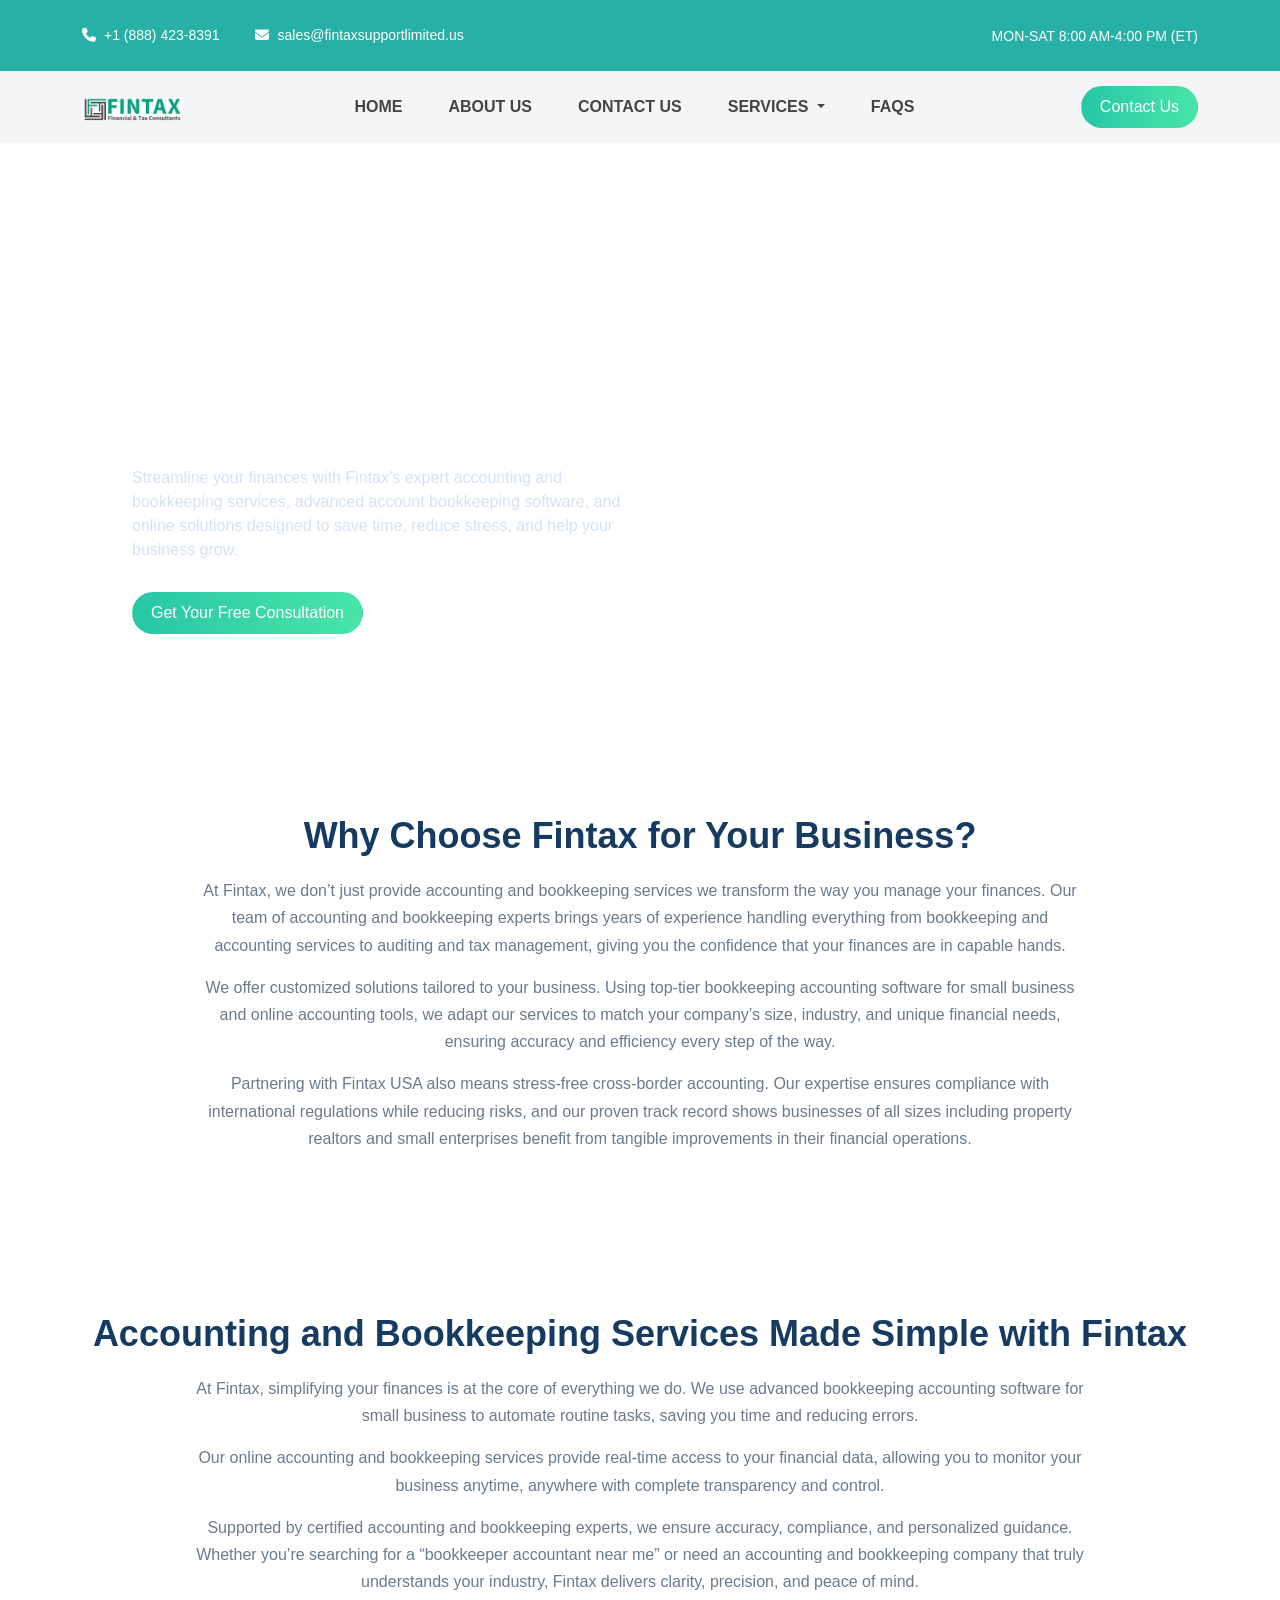
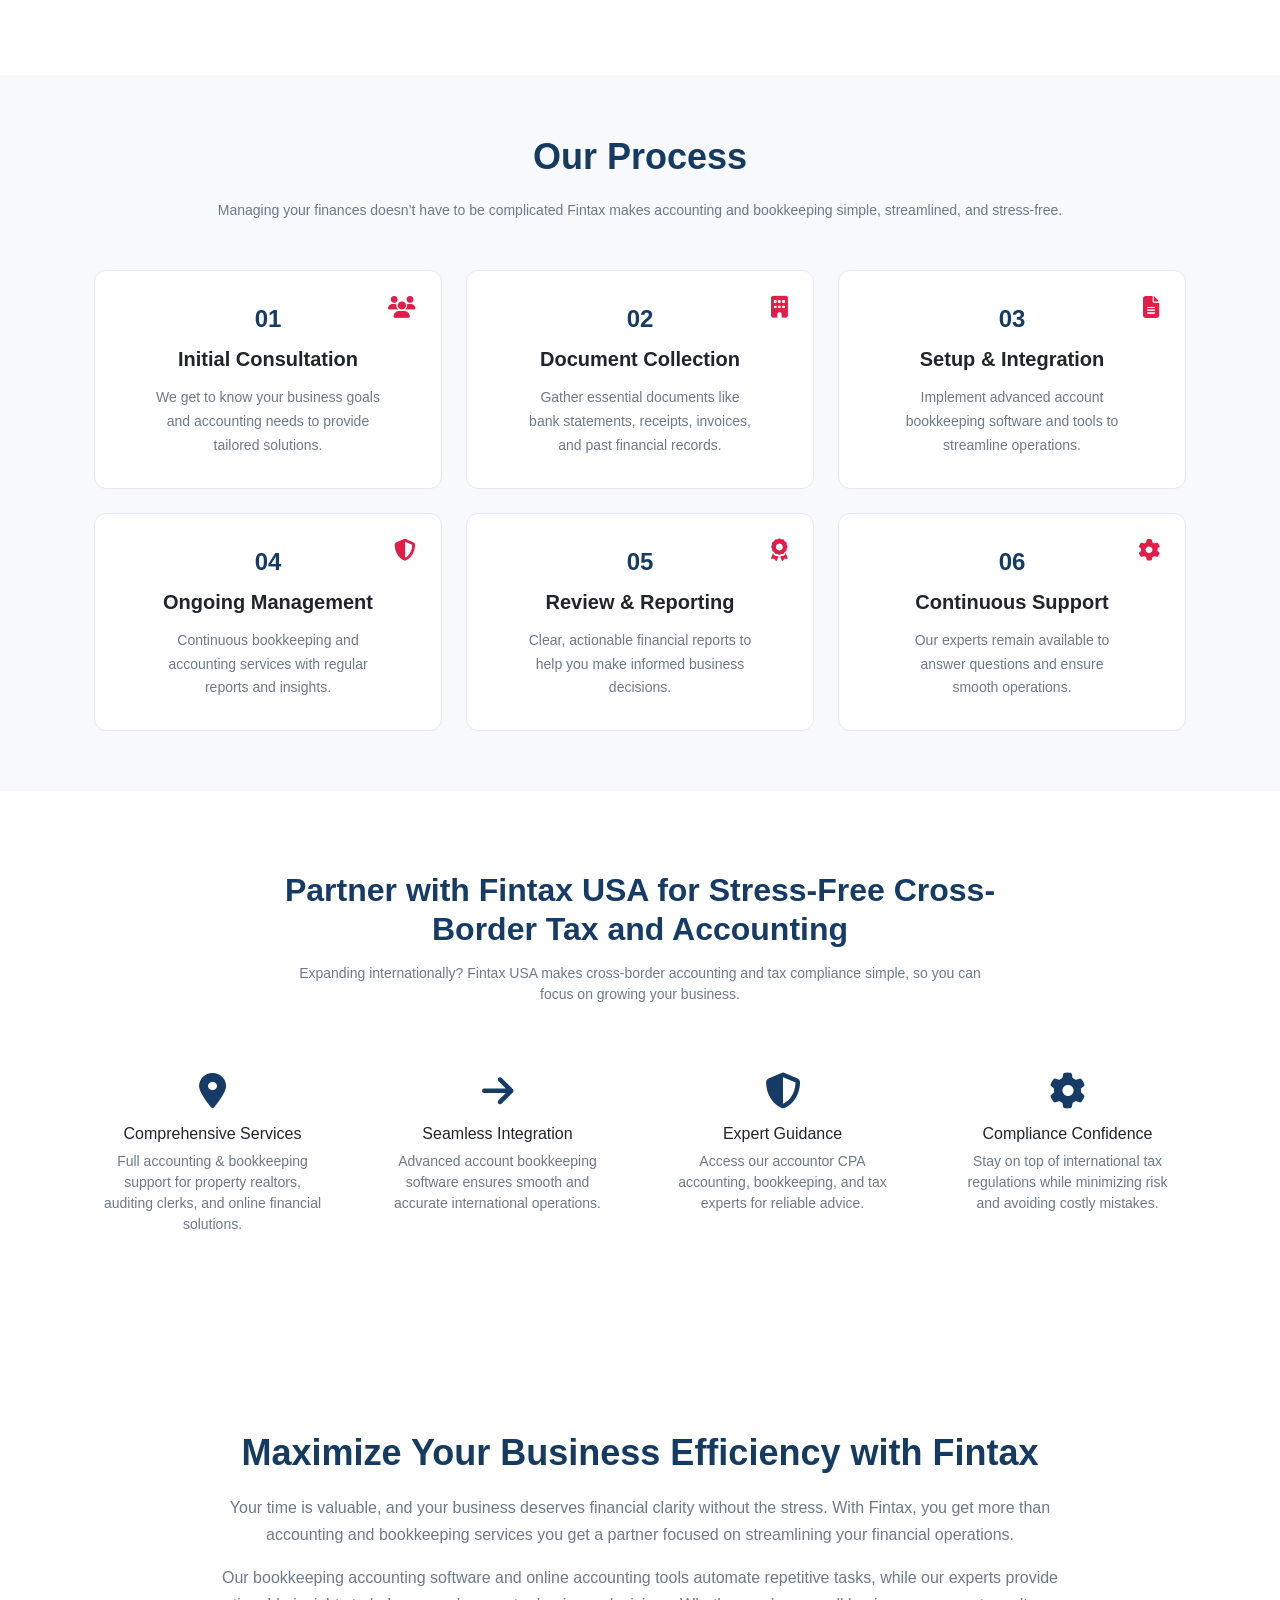
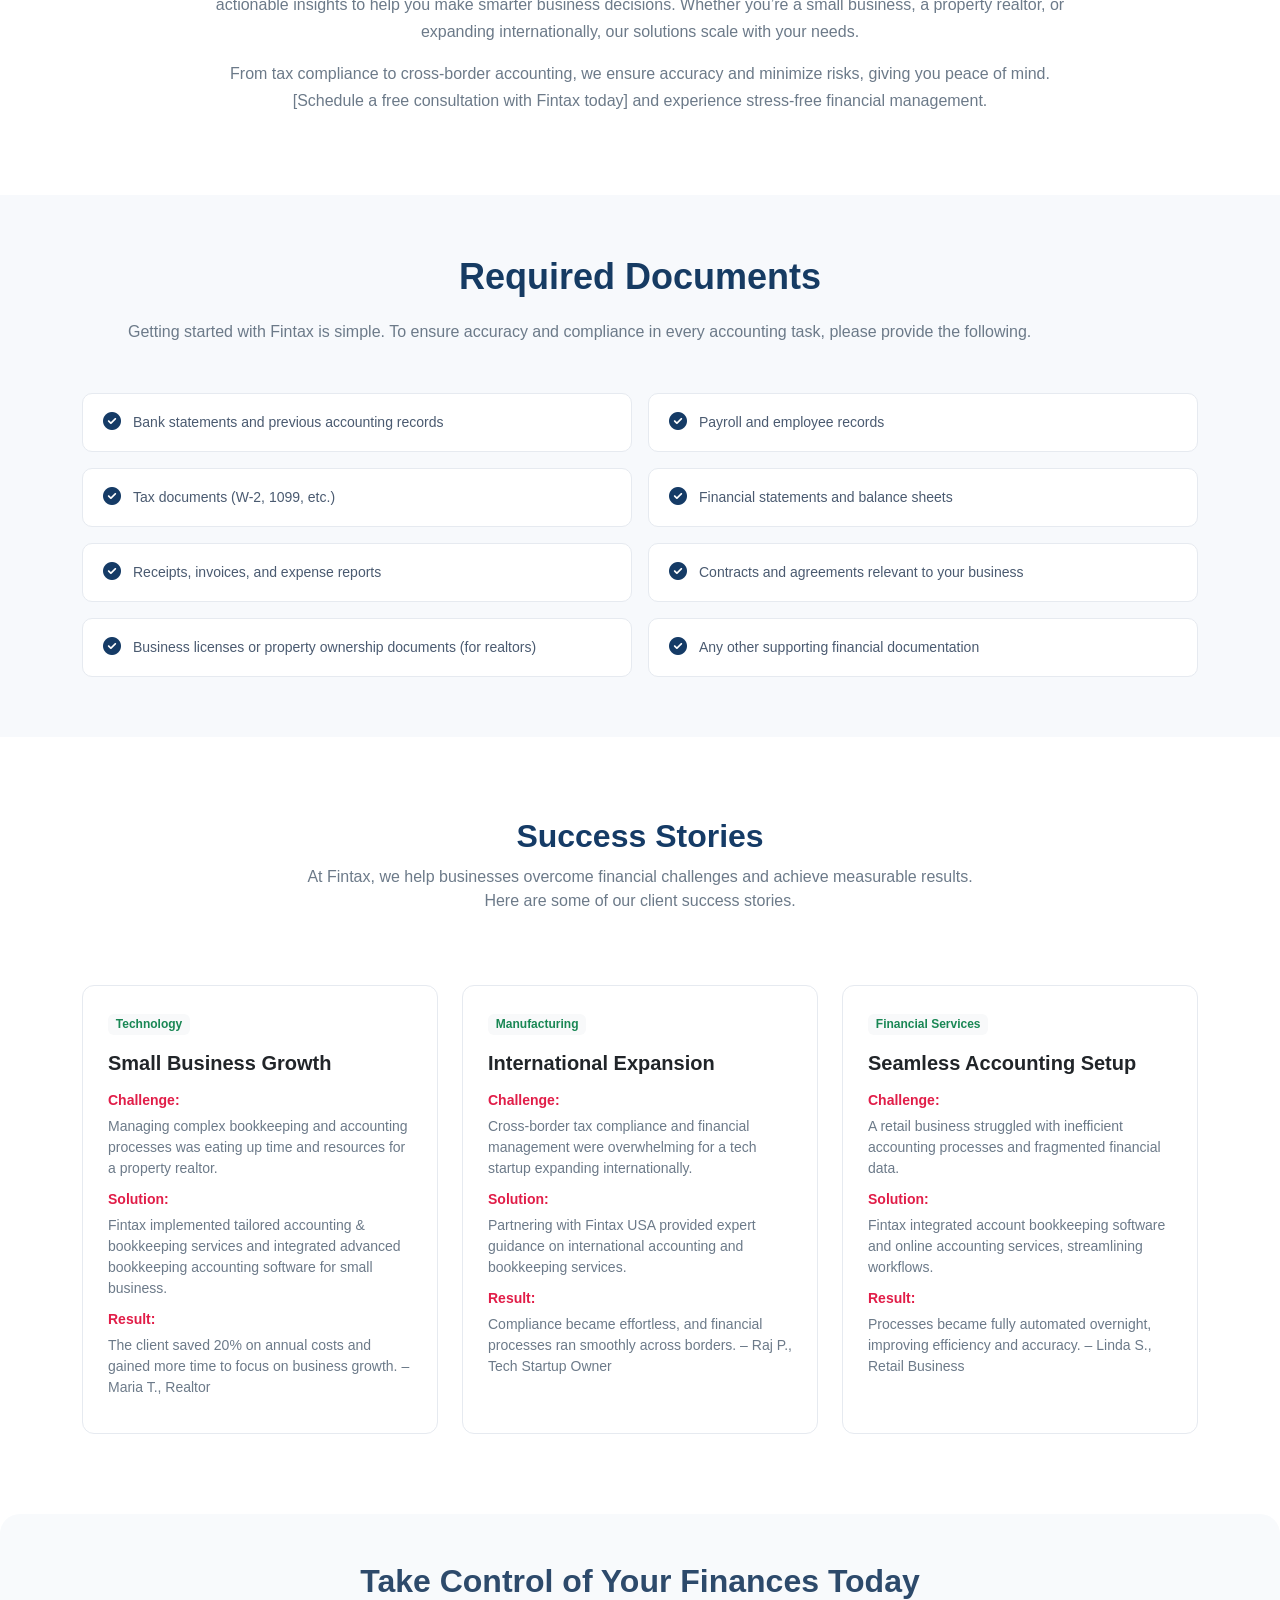
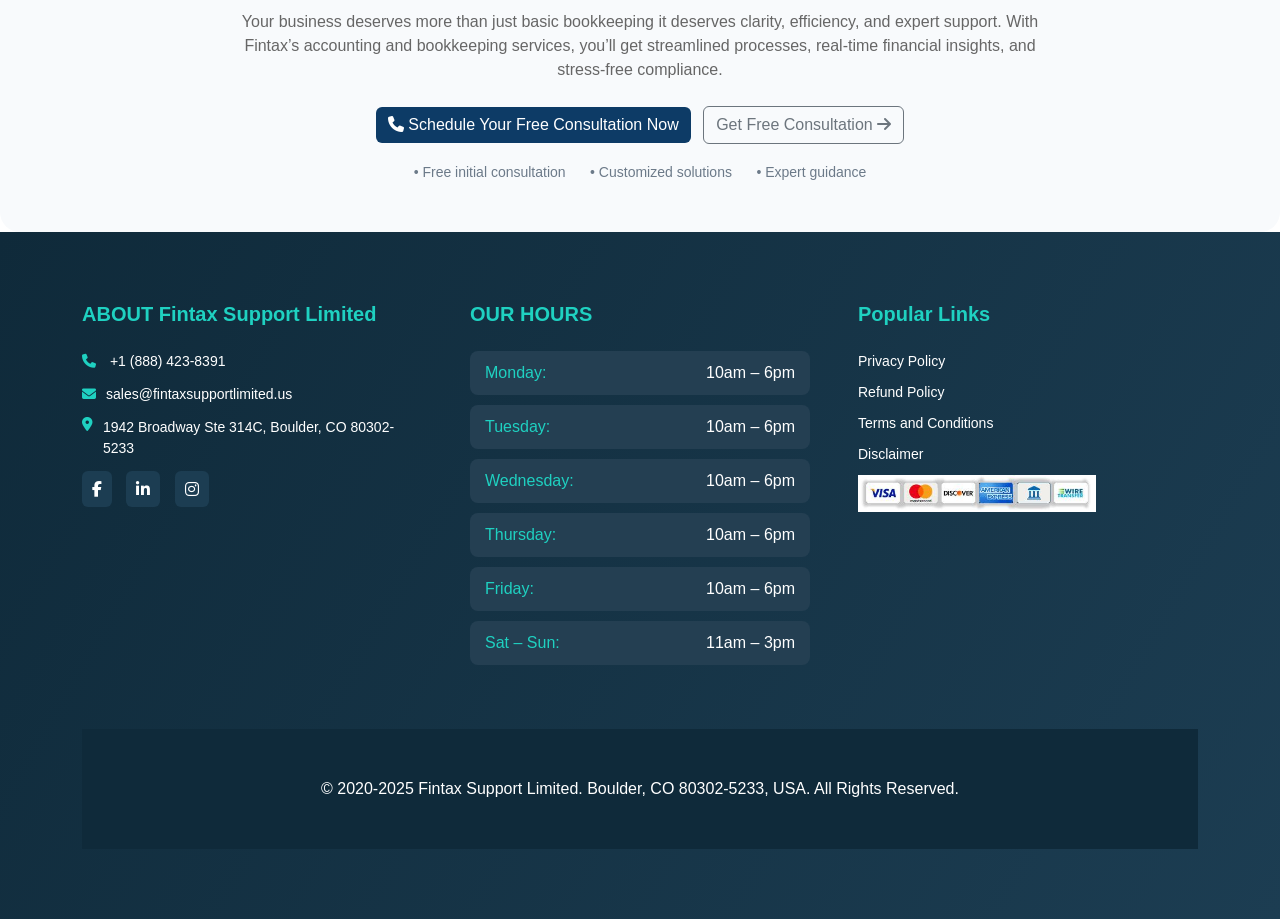
<file: accounting-and-bookkeeping.html>
<!DOCTYPE html>
<html lang="en">
<head>
<meta charset="UTF-8">
<meta name="viewport" content="width=device-width, initial-scale=1.0">

<title>Fintax Support Limited</title>

<link href="https://cdn.jsdelivr.net/npm/bootstrap@5.3.2/dist/css/bootstrap.min.css" rel="stylesheet">
<link rel="stylesheet" href="css/style.css">
<link rel="stylesheet" href="css/about.css">
<link rel="stylesheet" href="css/fintax.css">

<link rel="stylesheet" href="https://cdnjs.cloudflare.com/ajax/libs/font-awesome/6.5.0/css/all.min.css">

</head>
<body>

<!-- Topbar -->
<div class="topbar">
<div class="container d-flex justify-content-between align-items-center">

<div class="top-contact">
<i class="fa fa-phone me-2"></i><a href="tel:+18884238391" class="text-white text-decoration-none">+1 (888) 423-8391</a> 
<span class="mx-3"></span>
<i class="fa fa-envelope me-2"></i><a href="mailto:sales@fintaxsupportlimited.us" class="text-white text-decoration-none">sales@fintaxsupportlimited.us</a> 
</div>

<div class="top-social">
<p>MON-SAT 8:00 AM-4:00 PM (ET)</p>
</div>

</div>
</div>


<!-- Navbar -->
<nav class="navbar navbar-expand-lg navbar-light main-nav">
<div class="container">

<a class="navbar-brand" href="/">
<img src="Fintax-01-removebg-preview.jfif" alt="" width="100px">
</a>

<button class="navbar-toggler" data-bs-toggle="collapse" data-bs-target="#navmenu">
<span class="navbar-toggler-icon"></span>
</button>

<div class="collapse navbar-collapse" id="navmenu">

<ul class="navbar-nav mx-auto">
<li class="nav-item"><a class="nav-link" href="/">HOME</a></li>
<li class="nav-item"><a class="nav-link" href="about.html">ABOUT US</a></li>
<li class="nav-item"><a class="nav-link" href="contact.html">CONTACT US</a></li>
<li class="nav-item dropdown">
    <a class="nav-link dropdown-toggle" href="#" id="resourcesDropdown" 
       role="button" data-bs-toggle="dropdown" aria-expanded="false">
        SERVICES
    </a>
    <ul class="dropdown-menu" aria-labelledby="resourcesDropdown">
        <li><a class="dropdown-item" href="/accounting-and-bookkeeping.html">Accounting & Bookkeeping</a></li>
        <li><a class="dropdown-item" href="tax-preparation.html">Tax Preparation & Planning</a></li>
        <li><a class="dropdown-item" href="payroll-compliance.html">Payroll Compliance Services</a></li>
        <li><a class="dropdown-item" href="cfo-advisory.html">CFO Advisory Services</a></li>
    </ul>
</li>
<li class="nav-item"><a class="nav-link" href="faqs.html">FAQS</a></li>
</ul>

<div class="nav-buttons">
<a href="contact.html" class="btn btn-book"> Contact Us</a>
</div>

</div>
</div>
</nav>



<!-- Hero Section Start -->
<section class="fintax-hero-section">
  <div class="container">
    <div class="fintax-hero-box">
      <div class="row align-items-center">
        
        <div class="col-lg-7">
          <div class="fintax-hero-content">
            <h1>Accounting and <br> Bookkeeping <br> Services</h1>
            <p>
              Streamline your finances with Fintax’s expert accounting and bookkeeping services,
              advanced account bookkeeping software, and online solutions designed to save time,
              reduce stress, and help your business grow.
            </p>
            <a href="contact.html" class="btn btn-book">Get Your Free Consultation</a>
          </div>
        </div>


      </div>
    </div>
  </div>
</section>


<!-- Why Choose Section -->
<section class="fintax-why-section">
  <div class="container text-center">
    <h2>Why Choose Fintax for Your Business?</h2>
    <p>
      At Fintax, we don’t just provide accounting and bookkeeping services we transform the way you manage your finances.
      Our team of accounting and bookkeeping experts brings years of experience handling everything from bookkeeping and
      accounting services to auditing and tax management, giving you the confidence that your finances are in capable hands.
    </p>
    <p>We offer customized solutions tailored to your business. Using top-tier bookkeeping accounting software for small business and online accounting tools, we adapt our services to match your company’s size, industry, and unique financial needs, ensuring accuracy and efficiency every step of the way.</p>
    <p>Partnering with Fintax USA also means stress-free cross-border accounting. Our expertise ensures compliance with international regulations while reducing risks, and our proven track record shows businesses of all sizes including property realtors and small enterprises benefit from tangible improvements in their financial operations.</p>
  </div>
</section>


<section class="fintax-why-section">
  <div class="container text-center">
    <h2>Accounting and Bookkeeping Services Made Simple with Fintax</h2>
    <p>
      At Fintax, simplifying your finances is at the core of everything we do. We use advanced bookkeeping accounting software for small business to automate routine tasks, saving you time and reducing errors.
    </p>
    <p>Our online accounting and bookkeeping services provide real-time access to your financial data, allowing you to monitor your business anytime, anywhere with complete transparency and control.</p>
    <p>Supported by certified accounting and bookkeeping experts, we ensure accuracy, compliance, and personalized guidance. Whether you’re searching for a “bookkeeper accountant near me” or need an accounting and bookkeeping company that truly understands your industry, Fintax delivers clarity, precision, and peace of mind.</p>
  </div>
</section>


<!-- Process Section -->
<section class="fintax-process-section">
    <div class="container text-center">
    <h2>Our Process</h2>
    <p>
      Managing your finances doesn’t have to be complicated Fintax makes accounting and bookkeeping simple, streamlined, and stress-free.
    </p>
<div class="container mt-5">
<div class="row g-4">

<div class="col-lg-4 col-md-6">
<div class="fintax-process-card">
<span class="fintax-number">01</span>
<i class="fas fa-users fintax-icon"></i>
<h5>Initial Consultation</h5>
<p>We get to know your business goals and accounting needs to provide tailored solutions.</p>
</div>
</div>

<div class="col-lg-4 col-md-6">
<div class="fintax-process-card">
<span class="fintax-number">02</span>
<i class="fas fa-building fintax-icon"></i>
<h5>Document Collection</h5>
<p>Gather essential documents like bank statements, receipts, invoices, and past financial records.</p>
</div>
</div>

<div class="col-lg-4 col-md-6">
<div class="fintax-process-card">
<span class="fintax-number">03</span>
<i class="fas fa-file-alt fintax-icon"></i>
<h5>Setup & Integration</h5>
<p>Implement advanced account bookkeeping software and tools to streamline operations.</p>
</div>
</div>

<div class="col-lg-4 col-md-6">
<div class="fintax-process-card">
<span class="fintax-number">04</span>
<i class="fas fa-shield-alt fintax-icon"></i>
<h5>Ongoing Management</h5>
<p>Continuous bookkeeping and accounting services with regular reports and insights.</p>
</div>
</div>

<div class="col-lg-4 col-md-6">
<div class="fintax-process-card">
<span class="fintax-number">05</span>
<i class="fas fa-award fintax-icon"></i>
<h5>Review & Reporting</h5>
<p>Clear, actionable financial reports to help you make informed business decisions.</p>
</div>
</div>

<div class="col-lg-4 col-md-6">
<div class="fintax-process-card">
<span class="fintax-number">06</span>
<i class="fas fa-cog fintax-icon"></i>
<h5>Continuous Support</h5>
<p>Our experts remain available to answer questions and ensure smooth operations.</p>
</div>
</div>

</div>
</div>
</section>


<!-- Partner Section -->
<section class="fintax-partner-section">
<div class="container text-center">

<h2>Partner with Fintax USA for Stress-Free Cross-Border Tax and Accounting</h2>
<p class="fintax-sub">
Expanding internationally? Fintax USA makes cross-border accounting and tax compliance simple, so you can focus on growing your business.
</p>

<div class="row mt-5">

<div class="col-lg-3 col-md-6">
<div class="fintax-partner-card">
<i class="fas fa-map-marker-alt"></i>
<h6>Comprehensive Services</h6>
<p>Full accounting & bookkeeping support for property realtors, auditing clerks, and online financial solutions.</p>
</div>
</div>

<div class="col-lg-3 col-md-6">
<div class="fintax-partner-card">
<i class="fas fa-arrow-right"></i>
<h6>Seamless Integration</h6>
<p>Advanced account bookkeeping software ensures smooth and accurate international operations.</p>
</div>
</div>

<div class="col-lg-3 col-md-6">
<div class="fintax-partner-card">
<i class="fas fa-shield-alt"></i>
<h6>Expert Guidance</h6>
<p>Access our accountor CPA accounting, bookkeeping, and tax experts for reliable advice.</p>
</div>
</div>

<div class="col-lg-3 col-md-6">
<div class="fintax-partner-card">
<i class="fas fa-cog"></i>
<h6>Compliance Confidence</h6>
<p>Stay on top of international tax regulations while minimizing risk and avoiding costly mistakes.</p>
</div>
</div>

</div>
</div>
</section>

<!-- Why Choose Section -->
<section class="fintax-why-section">
  <div class="container text-center">
    <h2>Maximize Your Business Efficiency with Fintax</h2>
    <p>
      Your time is valuable, and your business deserves financial clarity without the stress. With Fintax, you get more than accounting and bookkeeping services you get a partner focused on streamlining your financial operations.
    </p>
    <p>Our bookkeeping accounting software and online accounting tools automate repetitive tasks, while our experts provide actionable insights to help you make smarter business decisions. Whether you’re a small business, a property realtor, or expanding internationally, our solutions scale with your needs.</p>
    <p>From tax compliance to cross-border accounting, we ensure accuracy and minimize risks, giving you peace of mind. [Schedule a free consultation with Fintax today] and experience stress-free financial management.</p>
  </div>
</section>

<!-- Documents Section -->
<section class="fintax-doc-section">
     <h2 class="text-center">Required Documents</h2>
    <p>
     Getting started with Fintax is simple. To ensure accuracy and compliance in every accounting task, please provide the following.
    </p>
<div class="container mt-5">
<div class="row g-3">

<div class="col-lg-6">
<div class="fintax-doc-item">
<i class="fas fa-check-circle"></i>
<span>Bank statements and previous accounting records</span>
</div>
</div>

<div class="col-lg-6">
<div class="fintax-doc-item">
<i class="fas fa-check-circle"></i>
<span>Payroll and employee records</span>
</div>
</div>

<div class="col-lg-6">
<div class="fintax-doc-item">
<i class="fas fa-check-circle"></i>
<span>Tax documents (W-2, 1099, etc.)</span>
</div>
</div>

<div class="col-lg-6">
<div class="fintax-doc-item">
<i class="fas fa-check-circle"></i>
<span>Financial statements and balance sheets</span>
</div>
</div>

<div class="col-lg-6">
<div class="fintax-doc-item">
<i class="fas fa-check-circle"></i>
<span>Receipts, invoices, and expense reports</span>
</div>
</div>

<div class="col-lg-6">
<div class="fintax-doc-item">
<i class="fas fa-check-circle"></i>
<span>Contracts and agreements relevant to your business</span>
</div>
</div>

<div class="col-lg-6">
<div class="fintax-doc-item">
<i class="fas fa-check-circle"></i>
<span>Business licenses or property ownership documents (for realtors)</span>
</div>
</div>

<div class="col-lg-6">
<div class="fintax-doc-item">
<i class="fas fa-check-circle"></i>
<span>Any other supporting financial documentation</span>
</div>
</div>

</div>
</div>
</section>


<!-- Success Stories Section -->
<section class="fintax-success-section">
<div class="container text-center">

<h2>Success Stories</h2>
<p class="fintax-success-sub">
At Fintax, we help businesses overcome financial challenges and achieve measurable results. Here are some of our client success stories.
</p>

<div class="row mt-5 g-4">

<!-- Card 1 -->
<div class="col-lg-4">
<div class="fintax-success-card text-start">
<span class="badge bg-light text-success mb-3">Technology</span>
<h5>Small Business Growth</h5>

<p class="label">Challenge:</p>
<p>Managing complex bookkeeping and accounting processes was eating up time and resources for a property realtor.</p>

<p class="label">Solution:</p>
<p>Fintax implemented tailored accounting & bookkeeping services and integrated advanced bookkeeping accounting software for small business.</p>

<p class="label">Result:</p>
<p>The client saved 20% on annual costs and gained more time to focus on business growth. – Maria T., Realtor</p>

</div>
</div>

<!-- Card 2 -->
<div class="col-lg-4">
<div class="fintax-success-card text-start">
<span class="badge bg-light text-success mb-3">Manufacturing</span>
<h5>International Expansion</h5>

<p class="label">Challenge:</p>
<p>Cross-border tax compliance and financial management were overwhelming for a tech startup expanding internationally.</p>

<p class="label">Solution:</p>
<p>Partnering with Fintax USA provided expert guidance on international accounting and bookkeeping services.</p>

<p class="label">Result:</p>
<p>Compliance became effortless, and financial processes ran smoothly across borders. – Raj P., Tech Startup Owner</p>

</div>
</div>

<!-- Card 3 -->
<div class="col-lg-4">
<div class="fintax-success-card text-start">
<span class="badge bg-light text-success mb-3">Financial Services</span>
<h5>Seamless Accounting Setup</h5>

<p class="label">Challenge:</p>
<p>A retail business struggled with inefficient accounting processes and fragmented financial data.</p>

<p class="label">Solution:</p>
<p>Fintax integrated account bookkeeping software and online accounting services, streamlining workflows.</p>

<p class="label">Result:</p>
<p>Processes became fully automated overnight, improving efficiency and accuracy. – Linda S., Retail Business</p>

</div>
</div>

</div>
</div>
</section>




<!-- ================= CTA SECTION ================= -->
<section class="cta-section text-center py-5">
    <div class="container">
        <h2 class="cta-title">Take Control of Your Finances Today</h2>
        <p class="cta-text">
            Your business deserves more than just basic bookkeeping it deserves clarity, efficiency, and expert support. With Fintax’s accounting and bookkeeping services, you’ll get streamlined processes, real-time financial insights, and stress-free compliance.
        </p>

        <div class="cta-buttons mt-4">
            <a href="contact.html" class="btn btn-primary me-2">
                <i class="fas fa-phone"></i> Schedule Your Free Consultation Now
            </a>
            <a href="contact.html" class="btn btn-outline-secondary">
                Get Free Consultation <i class="fas fa-arrow-right"></i>
            </a>
        </div>

        <div class="cta-features mt-3">
            <span>• Free initial consultation</span>
            <span>• Customized solutions</span>
            <span>• Expert guidance</span>
        </div>
    </div>
</section>


<!-- FOOTER -->

<footer class="footer-section">

<div class="container">

<div class="row g-5">

<!-- ABOUT -->

<div class="col-lg-4">

<h5 class="footer-title">ABOUT Fintax Support Limited</h5>

<div class="footer-contact">

<p><a href="tel:+18884238391" class="text-white text-decoration-none"><i class="fa fa-phone"></i> +1 (888) 423-8391</a></p>
<p><a href="mailto:sales@fintaxsupportlimited.us" class="text-white text-decoration-none"><i class="fa fa-envelope"></i>sales@fintaxsupportlimited.us</a></p>

<p class="d-flex"><i class="fa fa-location-dot"></i> 1942 Broadway Ste 314C, Boulder, CO 80302-5233</p>



</div>

<div class="social-icons">

<i class="fab fa-facebook-f"></i>

<i class="fab fa-linkedin-in"></i>

<i class="fab fa-instagram"></i>

</div>

</div>



<!-- HOURS -->

<div class="col-lg-4">

<h5 class="footer-title">OUR HOURS</h5>

<ul class="hours">

<li><span>Monday:</span> 10am – 6pm</li>

<li><span>Tuesday:</span> 10am – 6pm</li>

<li><span>Wednesday:</span> 10am – 6pm</li>

<li><span>Thursday:</span> 10am – 6pm</li>

<li><span>Friday:</span> 10am – 6pm</li>

<li><span>Sat – Sun:</span> 11am – 3pm</li>

</ul>

</div>



<!-- SITEMAP -->

<div class="col-lg-4">


<h5 class="footer-title">Popular Links</h5>

<div class="row">

<div class="col-12">

<ul class="footer-links">

<li><a href="privacy.html"> Privacy Policy</a></li>

<li><a href="refunds.html">Refund Policy</a></li>

<li><a href="terms.html">Terms and Conditions</a></li>

<li><a href="disclaimer.html">Disclaimer</a></li>

 <li><img src="image.jfif" alt="" class="img-fluid" width="70%"></li>

</ul>

</div>

</div>

</div>


</div>

<div class="text-center mt-5  py-5" style="background-color:#0f2a3a;">
    © 2020-2025 Fintax Support Limited. Boulder, CO 80302-5233, USA. All Rights Reserved.
</div>

</div>

</footer>

<script src="script.js"></script>
<script src="https://cdn.jsdelivr.net/npm/bootstrap@5.3.2/dist/js/bootstrap.bundle.min.js"></script>
</body>
</html>
</file>
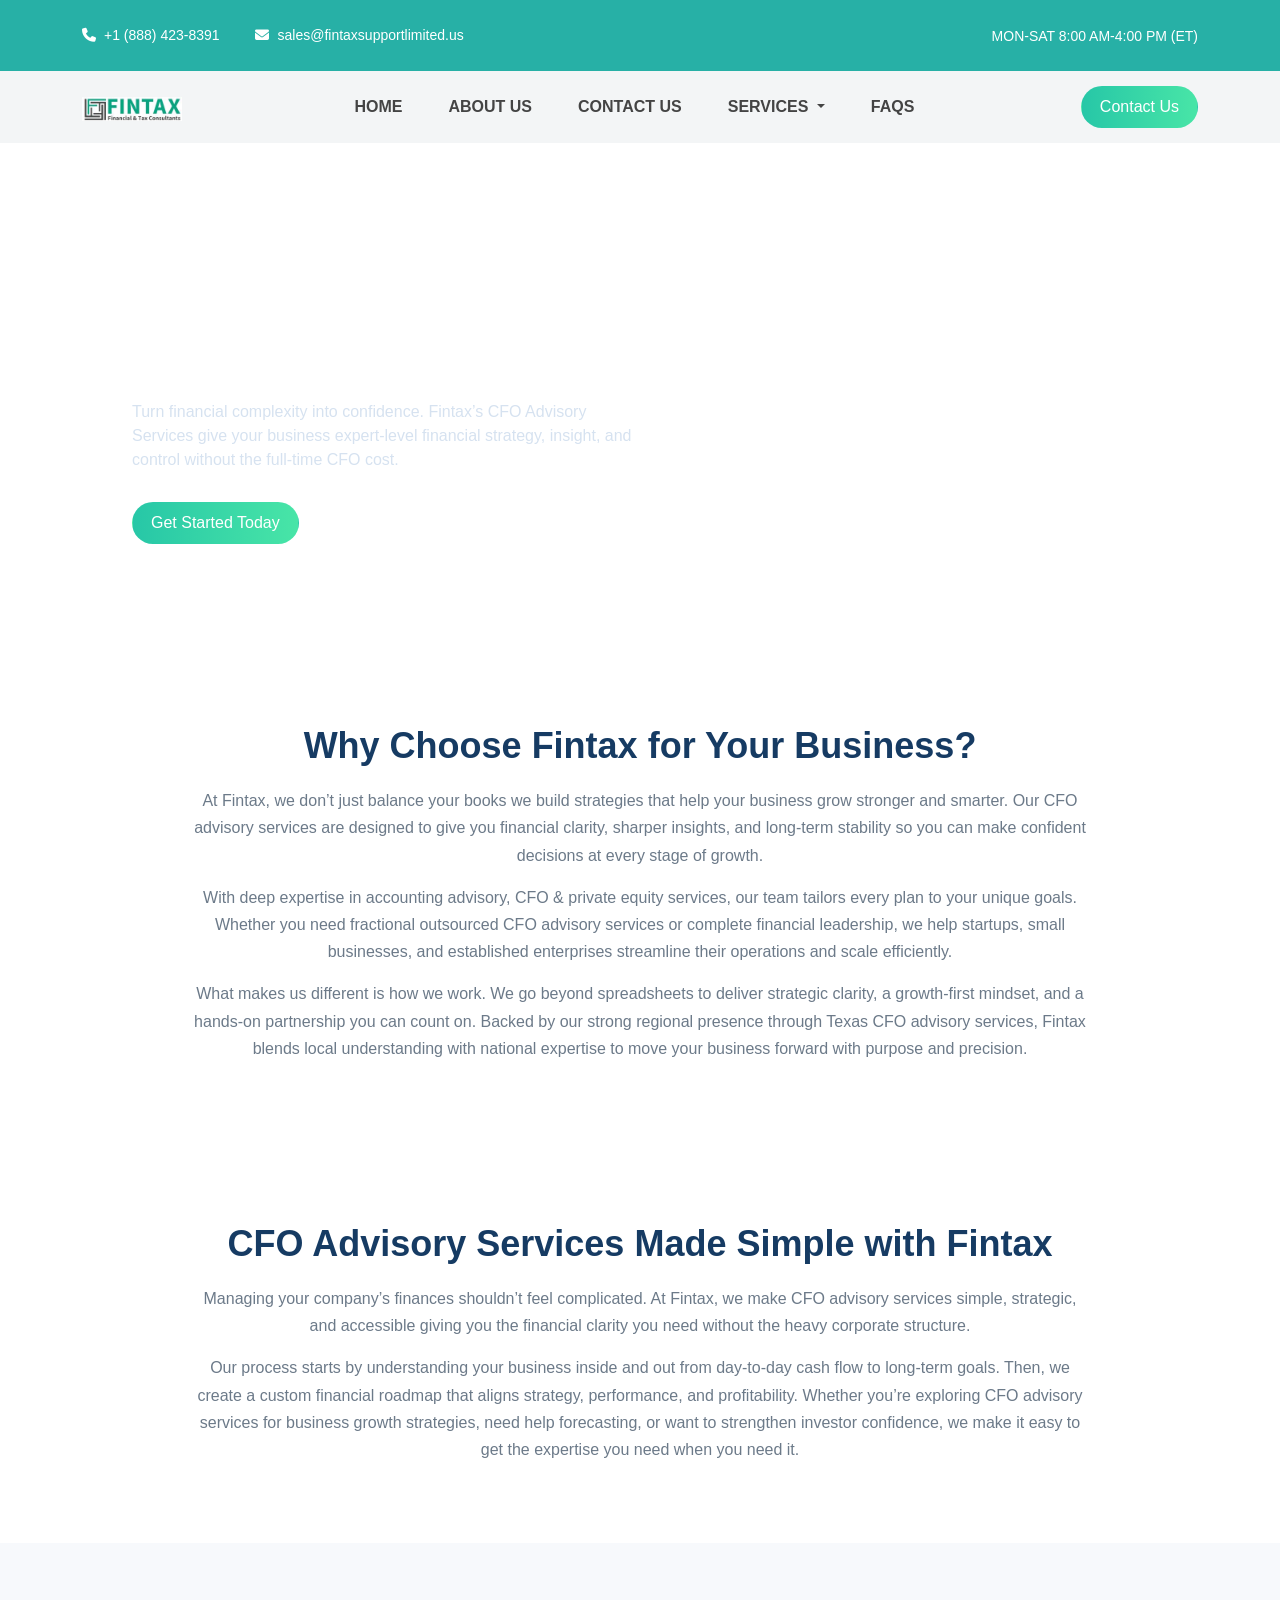
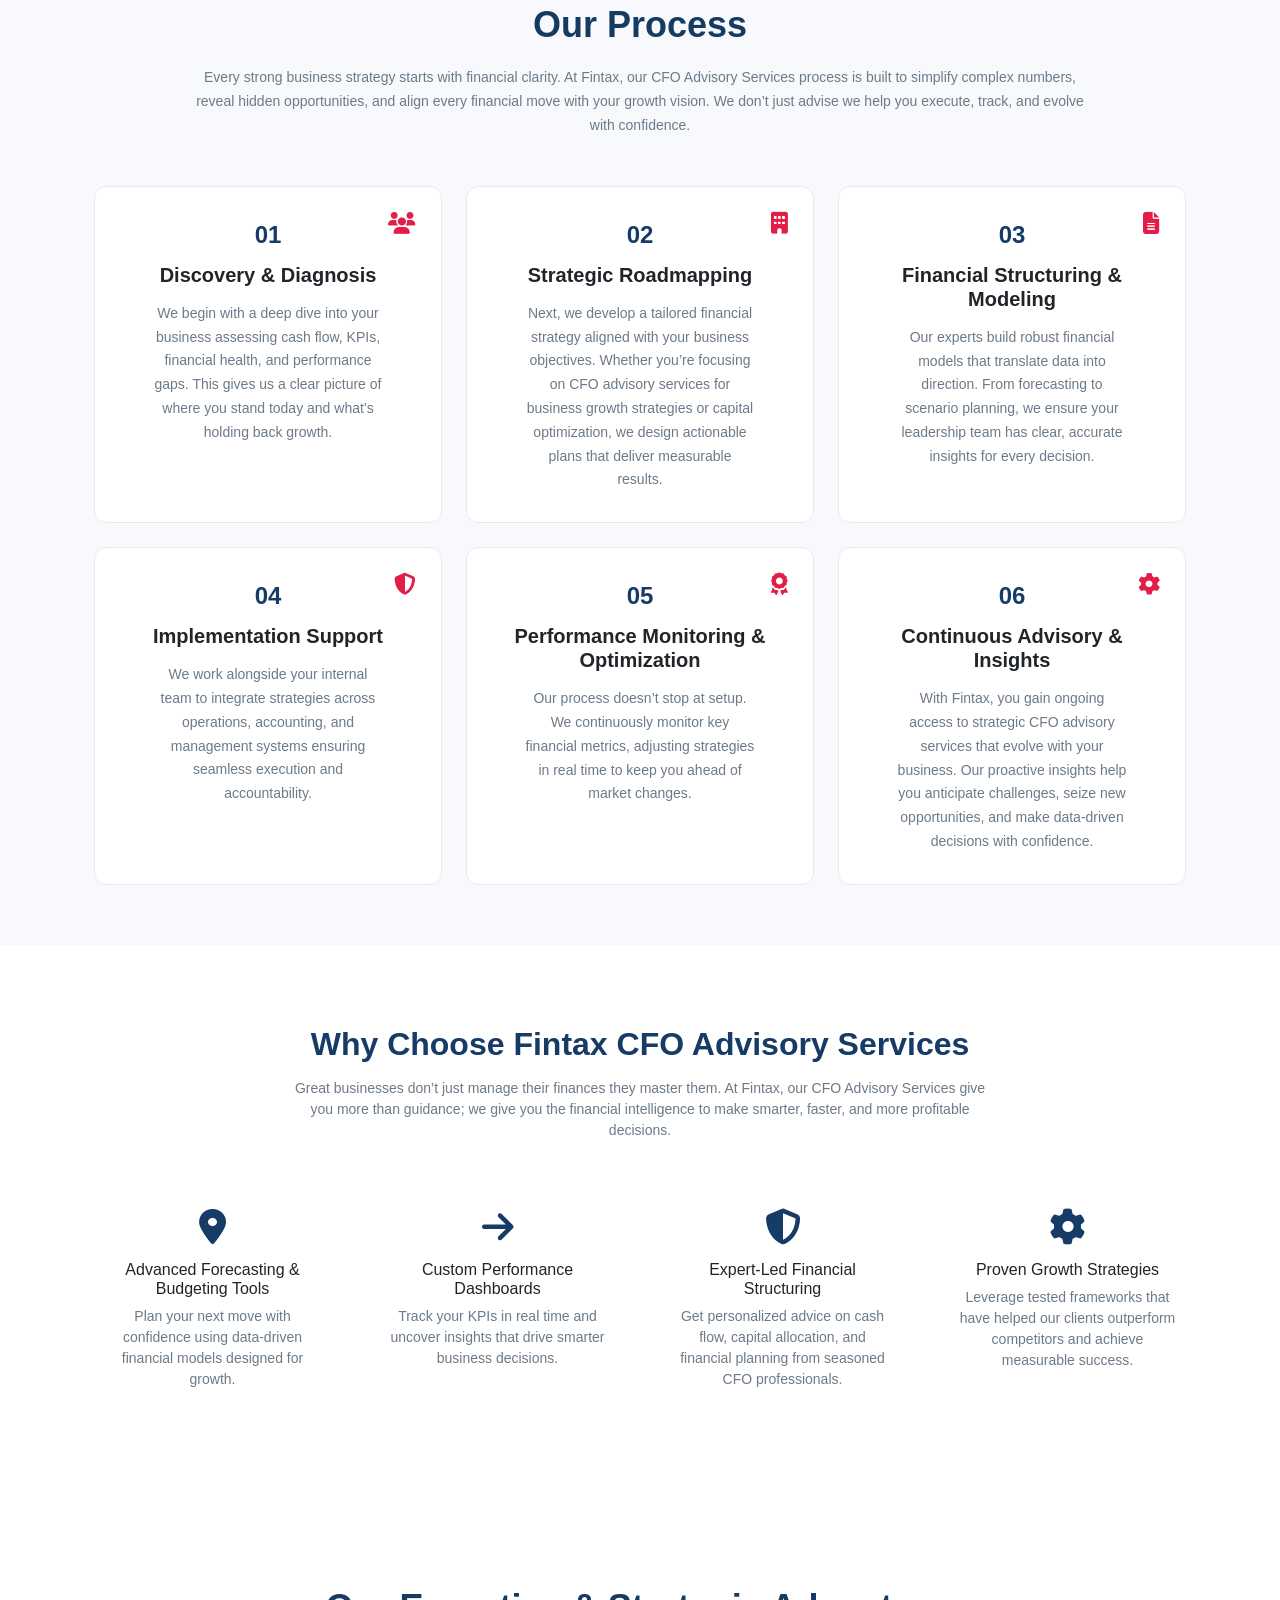
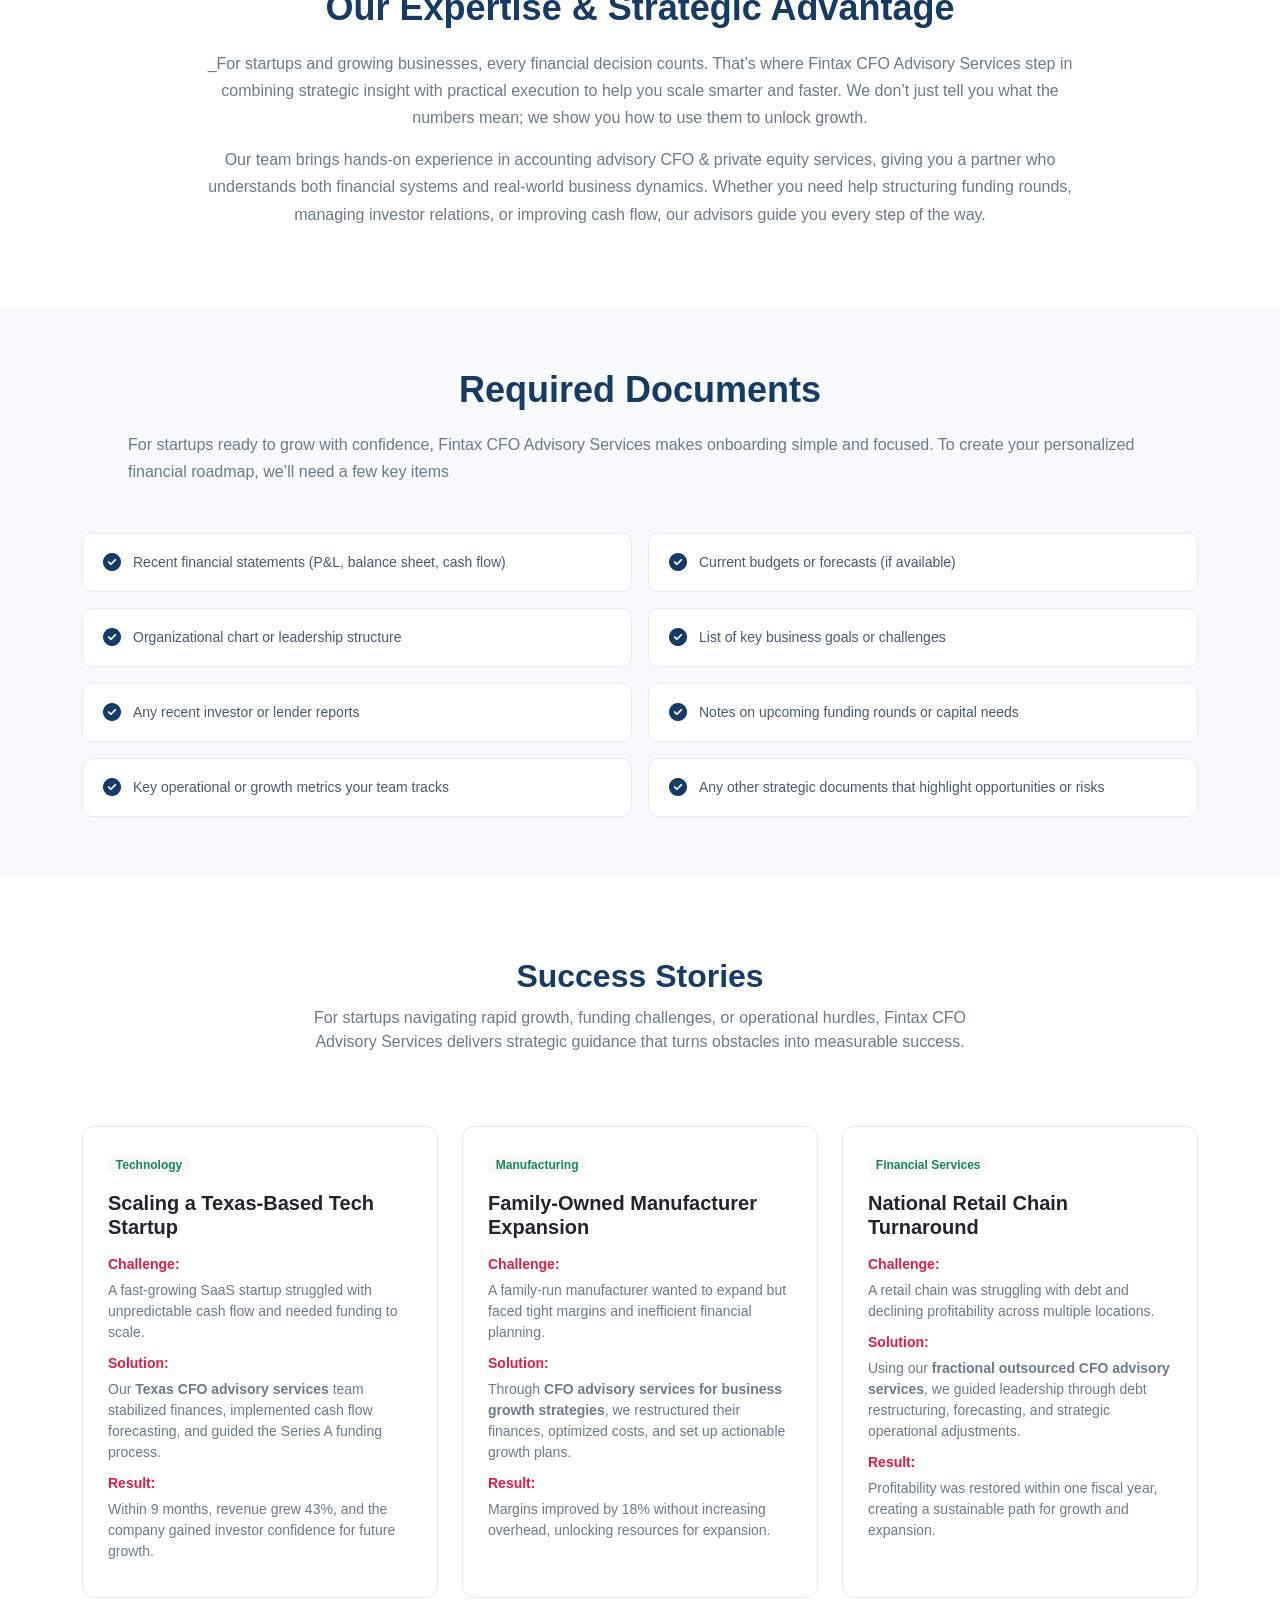
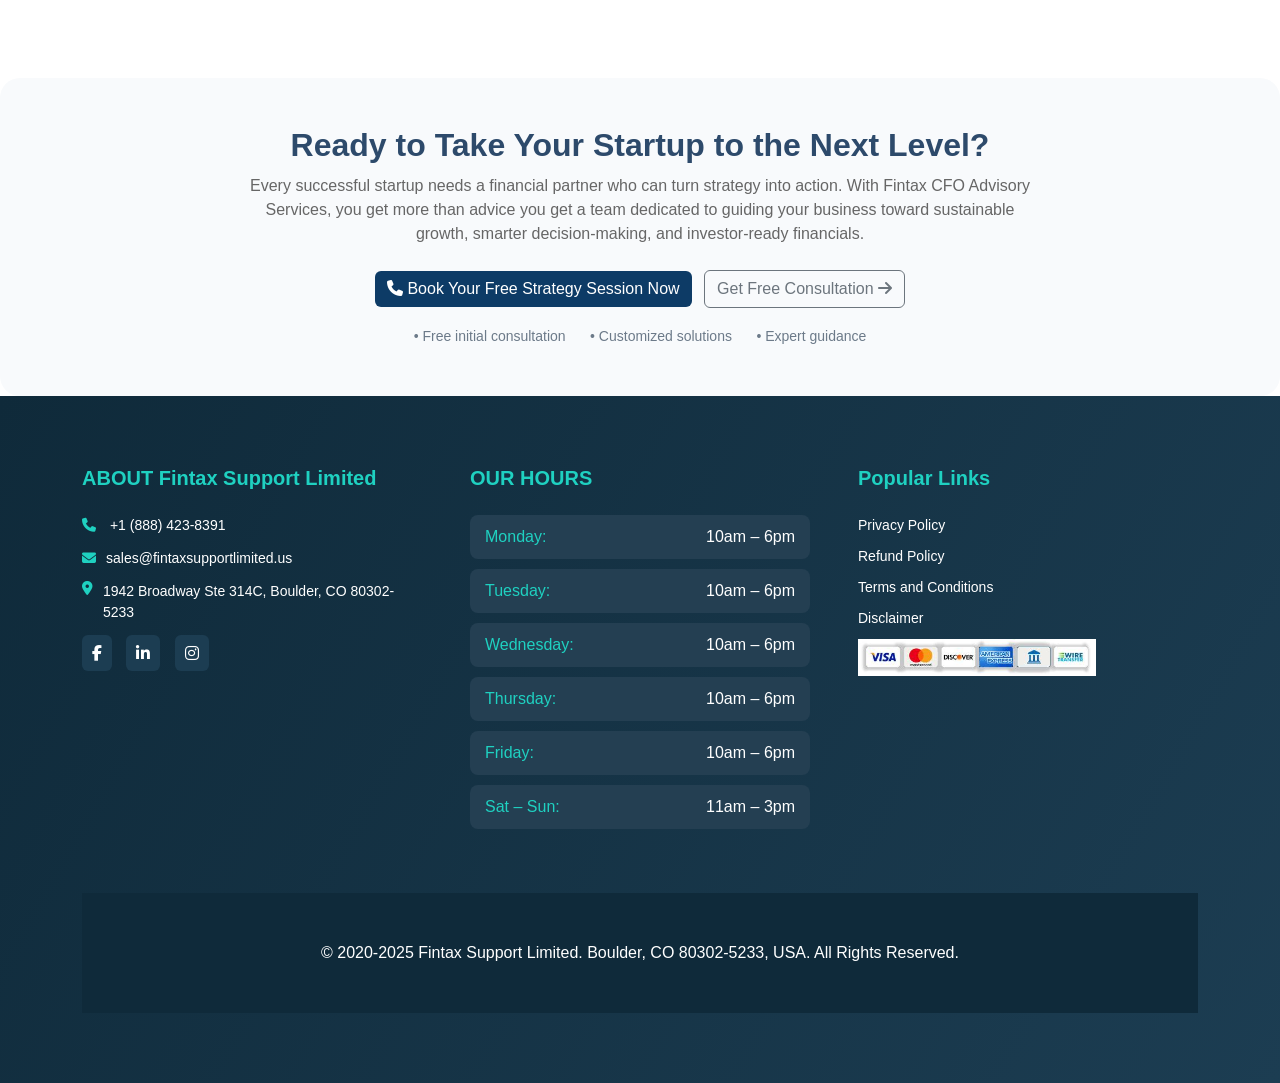
<file: cfo-advisory.html>
<!DOCTYPE html>
<html lang="en">
<head>
<meta charset="UTF-8">
<meta name="viewport" content="width=device-width, initial-scale=1.0">

<title>Fintax Support Limited</title>

<link href="https://cdn.jsdelivr.net/npm/bootstrap@5.3.2/dist/css/bootstrap.min.css" rel="stylesheet">
<link rel="stylesheet" href="css/style.css">
<link rel="stylesheet" href="css/about.css">
<link rel="stylesheet" href="css/fintax.css">

<link rel="stylesheet" href="https://cdnjs.cloudflare.com/ajax/libs/font-awesome/6.5.0/css/all.min.css">

</head>
<body>

<!-- Topbar -->
<div class="topbar">
<div class="container d-flex justify-content-between align-items-center">

<div class="top-contact">
<i class="fa fa-phone me-2"></i><a href="tel:+18884238391" class="text-white text-decoration-none">+1 (888) 423-8391</a> 
<span class="mx-3"></span>
<i class="fa fa-envelope me-2"></i><a href="mailto:sales@fintaxsupportlimited.us" class="text-white text-decoration-none">sales@fintaxsupportlimited.us</a> 
</div>

<div class="top-social">
<p>MON-SAT 8:00 AM-4:00 PM (ET)</p>
</div>

</div>
</div>


<!-- Navbar -->
<nav class="navbar navbar-expand-lg navbar-light main-nav">
<div class="container">

<a class="navbar-brand" href="/">
<img src="Fintax-01-removebg-preview.jfif" alt="" width="100px">
</a>

<button class="navbar-toggler" data-bs-toggle="collapse" data-bs-target="#navmenu">
<span class="navbar-toggler-icon"></span>
</button>

<div class="collapse navbar-collapse" id="navmenu">

<ul class="navbar-nav mx-auto">
<li class="nav-item"><a class="nav-link" href="/">HOME</a></li>
<li class="nav-item"><a class="nav-link" href="about.html">ABOUT US</a></li>
<li class="nav-item"><a class="nav-link" href="contact.html">CONTACT US</a></li>
<li class="nav-item dropdown">
    <a class="nav-link dropdown-toggle" href="#" id="resourcesDropdown" 
       role="button" data-bs-toggle="dropdown" aria-expanded="false">
        SERVICES
    </a>
    <ul class="dropdown-menu" aria-labelledby="resourcesDropdown">
        <li><a class="dropdown-item" href="/accounting-and-bookkeeping.html">Accounting & Bookkeeping</a></li>
        <li><a class="dropdown-item" href="tax-preparation.html">Tax Preparation & Planning</a></li>
        <li><a class="dropdown-item" href="payroll-compliance.html">Payroll Compliance Services</a></li>
        <li><a class="dropdown-item" href="cfo-advisory.html">CFO Advisory Services</a></li>
    </ul>
</li>
<li class="nav-item"><a class="nav-link" href="faqs.html">FAQS</a></li>
</ul>

<div class="nav-buttons">
<a href="contact.html" class="btn btn-book"> Contact Us</a>
</div>

</div>
</div>
</nav>



<!-- Hero Section Start -->
<section class="fintax-hero-section">
  <div class="container">
    <div class="fintax-hero-box">
      <div class="row align-items-center">
        
        <div class="col-lg-7">
          <div class="fintax-hero-content">
            <h1>CFO Advisory Services</h1>
            <p>
             Turn financial complexity into confidence. Fintax’s CFO Advisory Services give your business expert-level financial strategy, insight, and control  without the full-time CFO cost.
            </p>
            <a href="contact.html" class="btn btn-book">Get Started Today</a>
          </div>
        </div>


      </div>
    </div>
  </div>
</section>


<!-- Why Choose Section -->
<section class="fintax-why-section">
  <div class="container text-center">
    <h2>Why Choose Fintax for Your Business?</h2>
    <p>
      At Fintax, we don’t just balance your books  we build strategies that help your business grow stronger and smarter. Our CFO advisory services are designed to give you financial clarity, sharper insights, and long-term stability so you can make confident decisions at every stage of growth.
    </p>
    <p>With deep expertise in accounting advisory, CFO & private equity services, our team tailors every plan to your unique goals. Whether you need fractional outsourced CFO advisory services or complete financial leadership, we help startups, small businesses, and established enterprises streamline their operations and scale efficiently.</p>
    <p>What makes us different is how we work. We go beyond spreadsheets to deliver strategic clarity, a growth-first mindset, and a hands-on partnership you can count on. Backed by our strong regional presence through Texas CFO advisory services, Fintax blends local understanding with national expertise to move your business forward with purpose and precision.</p>
  </div>
</section>


<section class="fintax-why-section">
  <div class="container text-center">
    <h2>CFO Advisory Services Made Simple with Fintax</h2>
    <p>
     Managing your company’s finances shouldn’t feel complicated. At Fintax, we make CFO advisory services simple, strategic, and accessible  giving you the financial clarity you need without the heavy corporate structure.
    </p>
    <p>Our process starts by understanding your business inside and out  from day-to-day cash flow to long-term goals. Then, we create a custom financial roadmap that aligns strategy, performance, and profitability. Whether you’re exploring CFO advisory services for business growth strategies, need help forecasting, or want to strengthen investor confidence, we make it easy to get the expertise you need when you need it.</p>
  </div>
</section>


<!-- Process Section -->
<section class="fintax-process-section">
    <div class="container text-center">
    <h2>Our Process</h2>
    <p>
     Every strong business strategy starts with financial clarity. At Fintax, our CFO Advisory Services process is built to simplify complex numbers, reveal hidden opportunities, and align every financial move with your growth vision. We don’t just advise  we help you execute, track, and evolve with confidence.
    </p>
<div class="container mt-5">
<div class="row g-4">

  <div class="col-lg-4 col-md-6">
    <div class="fintax-process-card">
      <span class="fintax-number">01</span>
      <i class="fas fa-users fintax-icon"></i>
      <h5>Discovery &amp; Diagnosis</h5>
      <p>We begin with a deep dive into your business assessing cash flow, KPIs, financial health, and performance gaps. This gives us a clear picture of where you stand today and what’s holding back growth.</p>
    </div>
  </div>

  <div class="col-lg-4 col-md-6">
    <div class="fintax-process-card">
      <span class="fintax-number">02</span>
      <i class="fas fa-building fintax-icon"></i>
      <h5>Strategic Roadmapping</h5>
      <p>Next, we develop a tailored financial strategy aligned with your business objectives. Whether you’re focusing on CFO advisory services for business growth strategies or capital optimization, we design actionable plans that deliver measurable results.</p>
    </div>
  </div>

  <div class="col-lg-4 col-md-6">
    <div class="fintax-process-card">
      <span class="fintax-number">03</span>
      <i class="fas fa-file-alt fintax-icon"></i>
      <h5>Financial Structuring &amp; Modeling</h5>
      <p>Our experts build robust financial models that translate data into direction. From forecasting to scenario planning, we ensure your leadership team has clear, accurate insights for every decision.</p>
    </div>
  </div>

  <div class="col-lg-4 col-md-6">
    <div class="fintax-process-card">
      <span class="fintax-number">04</span>
      <i class="fas fa-shield-alt fintax-icon"></i>
      <h5>Implementation Support</h5>
      <p>We work alongside your internal team to integrate strategies across operations, accounting, and management systems ensuring seamless execution and accountability.</p>
    </div>
  </div>

  <div class="col-lg-4 col-md-6">
    <div class="fintax-process-card">
      <span class="fintax-number">05</span>
      <i class="fas fa-award fintax-icon"></i>
      <h5>Performance Monitoring &amp; Optimization</h5>
      <p>Our process doesn’t stop at setup. We continuously monitor key financial metrics, adjusting strategies in real time to keep you ahead of market changes.</p>
    </div>
  </div>

  <div class="col-lg-4 col-md-6">
    <div class="fintax-process-card">
      <span class="fintax-number">06</span>
      <i class="fas fa-cog fintax-icon"></i>
      <h5>Continuous Advisory &amp; Insights</h5>
      <p>With Fintax, you gain ongoing access to strategic CFO advisory services that evolve with your business. Our proactive insights help you anticipate challenges, seize new opportunities, and make data-driven decisions with confidence.</p>
    </div>
  </div>

</div>
</div>
</section>


<!-- Partner Section -->
<section class="fintax-partner-section">
<div class="container text-center">

<h2>Why Choose Fintax CFO Advisory Services</h2>
<p class="fintax-sub">
Great businesses don’t just manage their finances  they master them. At Fintax, our CFO Advisory Services give you more than guidance; we give you the financial intelligence to make smarter, faster, and more profitable decisions.
</p>

<div class="row mt-5">

<div class="col-lg-3 col-md-6">
<div class="fintax-partner-card">
<i class="fas fa-map-marker-alt"></i>
<h6>Advanced Forecasting & Budgeting Tools</h6>
<p>Plan your next move with confidence using data-driven financial models designed for growth.</p>
</div>
</div>

<div class="col-lg-3 col-md-6">
<div class="fintax-partner-card">
<i class="fas fa-arrow-right"></i>
<h6>Custom Performance Dashboards</h6>
<p>Track your KPIs in real time and uncover insights that drive smarter business decisions.</p>
</div>
</div>

<div class="col-lg-3 col-md-6">
<div class="fintax-partner-card">
<i class="fas fa-shield-alt"></i>
<h6>Expert-Led Financial Structuring</h6>
<p>Get personalized advice on cash flow, capital allocation, and financial planning from seasoned CFO professionals.</p>
</div>
</div>

<div class="col-lg-3 col-md-6">
<div class="fintax-partner-card">
<i class="fas fa-cog"></i>
<h6>Proven Growth Strategies</h6>
<p>Leverage tested frameworks that have helped our clients outperform competitors and achieve measurable success.</p>
</div>
</div>

</div>
</div>
</section>

<!-- Why Choose Section -->
<section class="fintax-why-section">
  <div class="container text-center">
    <h2>Our Expertise & Strategic Advantage</h2>
    <p>
     _For startups and growing businesses, every financial decision counts. That’s where Fintax CFO Advisory Services step in  combining strategic insight with practical execution to help you scale smarter and faster. We don’t just tell you what the numbers mean; we show you how to use them to unlock growth.
    </p>
    <p>Our team brings hands-on experience in accounting advisory CFO & private equity services, giving you a partner who understands both financial systems and real-world business dynamics. Whether you need help structuring funding rounds, managing investor relations, or improving cash flow, our advisors guide you every step of the way.</p>
  </div>
</section>

<!-- Documents Section -->
<section class="fintax-doc-section">
     <h2 class="text-center">Required Documents</h2>
    <p>
     For startups ready to grow with confidence, Fintax CFO Advisory Services makes onboarding simple and focused. To create your personalized financial roadmap, we’ll need a few key items
    </p>
<div class="container mt-5">
<div class="row g-3">

  <div class="col-lg-6">
    <div class="fintax-doc-item">
      <i class="fas fa-check-circle"></i>
      <span>Recent financial statements (P&amp;L, balance sheet, cash flow)</span>
    </div>
  </div>

  <div class="col-lg-6">
    <div class="fintax-doc-item">
      <i class="fas fa-check-circle"></i>
      <span>Current budgets or forecasts (if available)</span>
    </div>
  </div>

  <div class="col-lg-6">
    <div class="fintax-doc-item">
      <i class="fas fa-check-circle"></i>
      <span>Organizational chart or leadership structure</span>
    </div>
  </div>

  <div class="col-lg-6">
    <div class="fintax-doc-item">
      <i class="fas fa-check-circle"></i>
      <span>List of key business goals or challenges</span>
    </div>
  </div>

  <div class="col-lg-6">
    <div class="fintax-doc-item">
      <i class="fas fa-check-circle"></i>
      <span>Any recent investor or lender reports</span>
    </div>
  </div>

  <div class="col-lg-6">
    <div class="fintax-doc-item">
      <i class="fas fa-check-circle"></i>
      <span>Notes on upcoming funding rounds or capital needs</span>
    </div>
  </div>

  <div class="col-lg-6">
    <div class="fintax-doc-item">
      <i class="fas fa-check-circle"></i>
      <span>Key operational or growth metrics your team tracks</span>
    </div>
  </div>

  <div class="col-lg-6">
    <div class="fintax-doc-item">
      <i class="fas fa-check-circle"></i>
      <span>Any other strategic documents that highlight opportunities or risks</span>
    </div>
  </div>

</div>
</div>
</section>


<!-- Success Stories Section -->
<section class="fintax-success-section">
<div class="container text-center">

<h2>Success Stories</h2>
<p class="fintax-success-sub">
For startups navigating rapid growth, funding challenges, or operational hurdles, Fintax CFO Advisory Services delivers strategic guidance that turns obstacles into measurable success.
</p>

<div class="row mt-5 g-4">

  <!-- Card 1 -->
  <div class="col-lg-4">
    <div class="fintax-success-card text-start">
      <span class="badge bg-light text-success mb-3">Technology</span>
      <h5>Scaling a Texas-Based Tech Startup</h5>

      <p class="label">Challenge:</p>
      <p>A fast-growing SaaS startup struggled with unpredictable cash flow and needed funding to scale.</p>

      <p class="label">Solution:</p>
      <p>Our <strong>Texas CFO advisory services</strong> team stabilized finances, implemented cash flow forecasting, and guided the Series A funding process.</p>

      <p class="label">Result:</p>
      <p>Within 9 months, revenue grew 43%, and the company gained investor confidence for future growth.</p>
    </div>
  </div>

  <!-- Card 2 -->
  <div class="col-lg-4">
    <div class="fintax-success-card text-start">
      <span class="badge bg-light text-success mb-3">Manufacturing</span>
      <h5>Family-Owned Manufacturer Expansion</h5>

      <p class="label">Challenge:</p>
      <p>A family-run manufacturer wanted to expand but faced tight margins and inefficient financial planning.</p>

      <p class="label">Solution:</p>
      <p>Through <strong>CFO advisory services for business growth strategies</strong>, we restructured their finances, optimized costs, and set up actionable growth plans.</p>

      <p class="label">Result:</p>
      <p>Margins improved by 18% without increasing overhead, unlocking resources for expansion.</p>
    </div>
  </div>

  <!-- Card 3 -->
  <div class="col-lg-4">
    <div class="fintax-success-card text-start">
      <span class="badge bg-light text-success mb-3">Financial Services</span>
      <h5>National Retail Chain Turnaround</h5>

      <p class="label">Challenge:</p>
      <p>A retail chain was struggling with debt and declining profitability across multiple locations.</p>

      <p class="label">Solution:</p>
      <p>Using our <strong>fractional outsourced CFO advisory services</strong>, we guided leadership through debt restructuring, forecasting, and strategic operational adjustments.</p>

      <p class="label">Result:</p>
      <p>Profitability was restored within one fiscal year, creating a sustainable path for growth and expansion.</p>
    </div>
  </div>

</div>
</div>
</section>




<!-- ================= CTA SECTION ================= -->
<section class="cta-section text-center py-5">
    <div class="container">
        <h2 class="cta-title">Ready to Take Your Startup to the Next Level?</h2>
        <p class="cta-text">
           Every successful startup needs a financial partner who can turn strategy into action. With Fintax CFO Advisory Services, you get more than advice  you get a team dedicated to guiding your business toward sustainable growth, smarter decision-making, and investor-ready financials.
        </p>

        <div class="cta-buttons mt-4">
            <a href="contact.html" class="btn btn-primary me-2">
                <i class="fas fa-phone"></i> Book Your Free Strategy Session Now
            </a>
            <a href="contact.html" class="btn btn-outline-secondary">
                Get Free Consultation <i class="fas fa-arrow-right"></i>
            </a>
        </div>

        <div class="cta-features mt-3">
            <span>• Free initial consultation</span>
            <span>• Customized solutions</span>
            <span>• Expert guidance</span>
        </div>
    </div>
</section>


<!-- FOOTER -->

<footer class="footer-section">

<div class="container">

<div class="row g-5">

<!-- ABOUT -->

<div class="col-lg-4">

<h5 class="footer-title">ABOUT Fintax Support Limited</h5>

<div class="footer-contact">

<p><a href="tel:+18884238391" class="text-white text-decoration-none"><i class="fa fa-phone"></i> +1 (888) 423-8391</a></p>
<p><a href="mailto:sales@fintaxsupportlimited.us" class="text-white text-decoration-none"><i class="fa fa-envelope"></i>sales@fintaxsupportlimited.us</a></p>

<p class="d-flex"><i class="fa fa-location-dot"></i> 1942 Broadway Ste 314C, Boulder, CO 80302-5233</p>



</div>

<div class="social-icons">

<i class="fab fa-facebook-f"></i>

<i class="fab fa-linkedin-in"></i>

<i class="fab fa-instagram"></i>

</div>

</div>



<!-- HOURS -->

<div class="col-lg-4">

<h5 class="footer-title">OUR HOURS</h5>

<ul class="hours">

<li><span>Monday:</span> 10am – 6pm</li>

<li><span>Tuesday:</span> 10am – 6pm</li>

<li><span>Wednesday:</span> 10am – 6pm</li>

<li><span>Thursday:</span> 10am – 6pm</li>

<li><span>Friday:</span> 10am – 6pm</li>

<li><span>Sat – Sun:</span> 11am – 3pm</li>

</ul>

</div>



<!-- SITEMAP -->

<div class="col-lg-4">


<h5 class="footer-title">Popular Links</h5>

<div class="row">

<div class="col-12">

<ul class="footer-links">

<li><a href="privacy.html"> Privacy Policy</a></li>

<li><a href="refunds.html">Refund Policy</a></li>

<li><a href="terms.html">Terms and Conditions</a></li>

<li><a href="disclaimer.html">Disclaimer</a></li>

 <li><img src="image.jfif" alt="" class="img-fluid" width="70%"></li>

</ul>

</div>

</div>

</div>


</div>

<div class="text-center mt-5  py-5" style="background-color:#0f2a3a;">
    © 2020-2025 Fintax Support Limited. Boulder, CO 80302-5233, USA. All Rights Reserved.
</div>

</div>

</footer>

<script src="script.js"></script>
<script src="https://cdn.jsdelivr.net/npm/bootstrap@5.3.2/dist/js/bootstrap.bundle.min.js"></script>
</body>
</html>
</file>
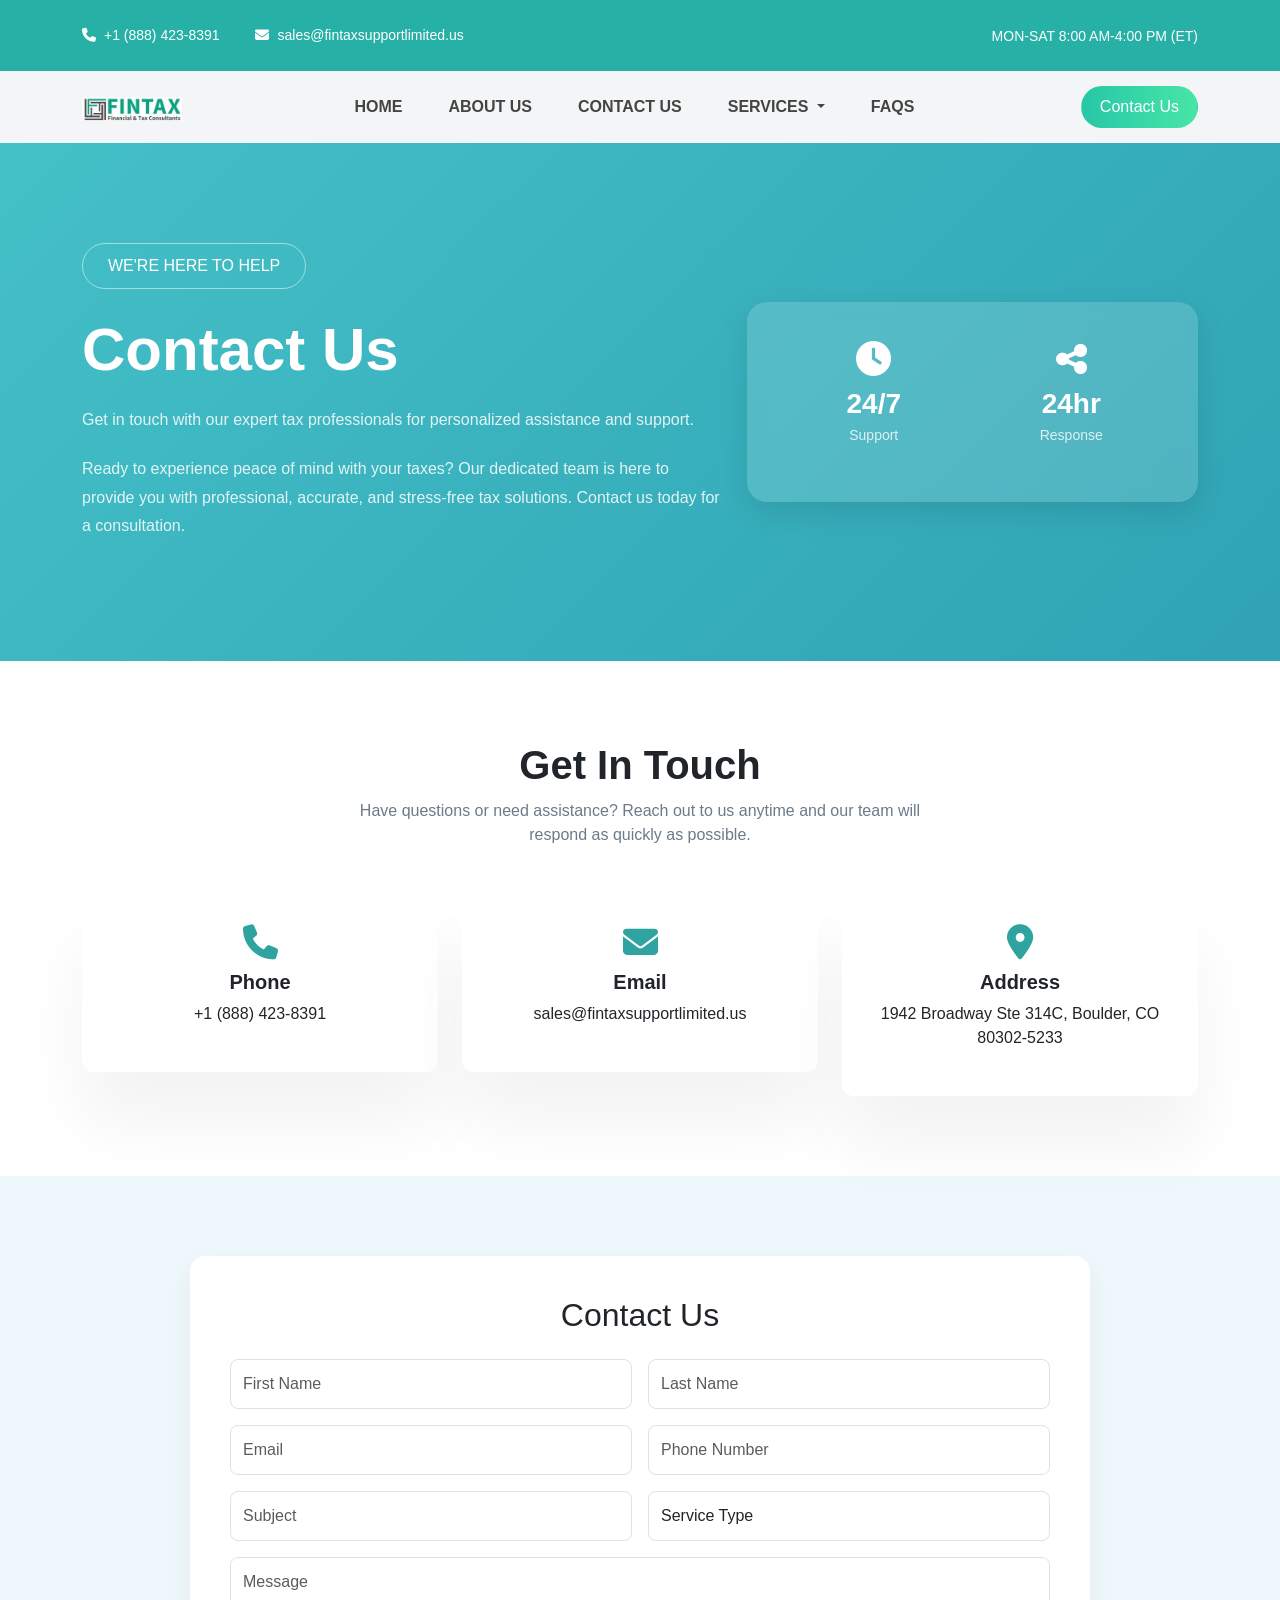
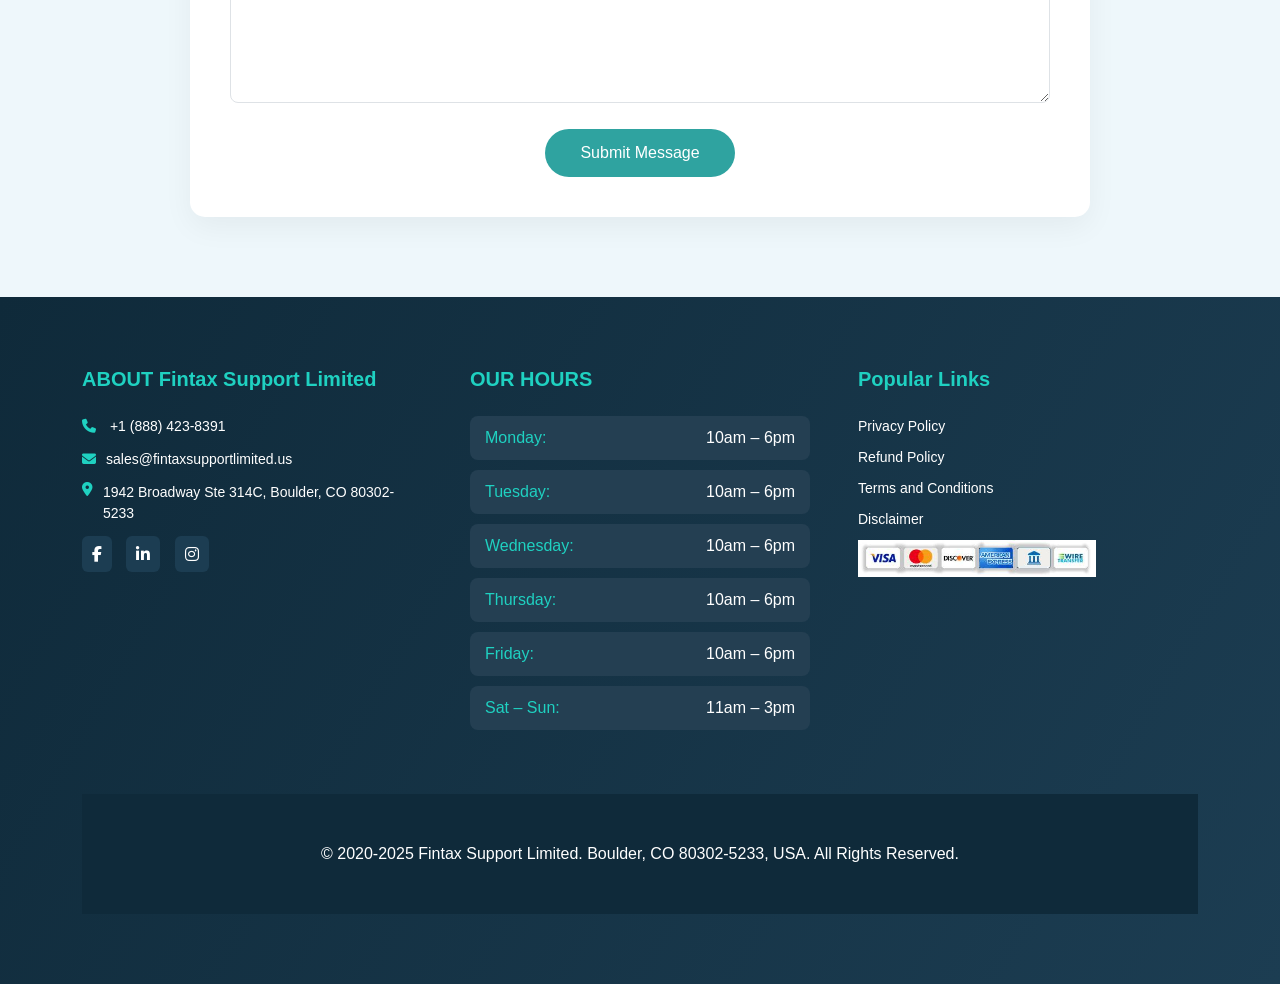
<file: contact.html>
<!DOCTYPE html>
<html lang="en">
<head>
<meta charset="UTF-8">
<meta name="viewport" content="width=device-width, initial-scale=1.0">

<title>Fintax Support Limited</title>

<link href="https://cdn.jsdelivr.net/npm/bootstrap@5.3.2/dist/css/bootstrap.min.css" rel="stylesheet">
<link rel="stylesheet" href="css/style.css">
<link rel="stylesheet" href="css/about.css">

<link rel="stylesheet" href="https://cdnjs.cloudflare.com/ajax/libs/font-awesome/6.5.0/css/all.min.css">

</head>
<body>

<!-- Topbar -->
<div class="topbar">
<div class="container d-flex justify-content-between align-items-center">

<div class="top-contact">
<i class="fa fa-phone me-2"></i><a href="tel:+18884238391" class="text-white text-decoration-none">+1 (888) 423-8391</a> 
<span class="mx-3"></span>
<i class="fa fa-envelope me-2"></i><a href="mailto:sales@fintaxsupportlimited.us" class="text-white text-decoration-none">sales@fintaxsupportlimited.us</a> 
</div>

<div class="top-social">
<p>MON-SAT 8:00 AM-4:00 PM (ET)</p>
</div>

</div>
</div>


<!-- Navbar -->
<nav class="navbar navbar-expand-lg navbar-light main-nav">
<div class="container">

<a class="navbar-brand" href="/">
<img src="Fintax-01-removebg-preview.jfif" alt="" width="100px">
</a>

<button class="navbar-toggler" data-bs-toggle="collapse" data-bs-target="#navmenu">
<span class="navbar-toggler-icon"></span>
</button>

<div class="collapse navbar-collapse" id="navmenu">

<ul class="navbar-nav mx-auto">
<li class="nav-item"><a class="nav-link" href="/">HOME</a></li>
<li class="nav-item"><a class="nav-link" href="about.html">ABOUT US</a></li>
<li class="nav-item"><a class="nav-link" href="contact.html">CONTACT US</a></li>
<li class="nav-item dropdown">
    <a class="nav-link dropdown-toggle" href="#" id="resourcesDropdown" 
       role="button" data-bs-toggle="dropdown" aria-expanded="false">
        SERVICES
    </a>
     <ul class="dropdown-menu" aria-labelledby="resourcesDropdown">
        <li><a class="dropdown-item" href="/accounting-and-bookkeeping.html">Accounting & Bookkeeping</a></li>
        <li><a class="dropdown-item" href="tax-preparation.html">Tax Preparation & Planning</a></li>
        <li><a class="dropdown-item" href="payroll-compliance.html">Payroll Compliance Services</a></li>
        <li><a class="dropdown-item" href="cfo-advisory.html">CFO Advisory Services</a></li>
    </ul>
</li>
<li class="nav-item"><a class="nav-link" href="faqs.html">FAQS</a></li>
</ul>

<div class="nav-buttons">
<a href="contact.html" class="btn btn-book"> Contact Us</a>
</div>

</div>
</div>
</nav>



<section class="about-section">
<div class="container">

<div class="row align-items-center">

<!-- LEFT CONTENT -->
<div class="col-lg-7">

    <button class="mantra-btn">
    WE'RE HERE TO HELP
    </button>
<h1 class="about-title">Contact Us</h1>


<p class="about-text">
Get in touch with our expert tax professionals for personalized assistance and support.
</p>

<p class="about-text">
Ready to experience peace of mind with your taxes? Our dedicated team is here to provide you with professional, accurate, and stress-free tax solutions. Contact us today for a consultation.
</p>

</div>


<!-- RIGHT CARD -->
<div class="col-lg-5">

<div class="stats-box">

<div class="row text-center">

<div class="col-6 stat-item">
<i class="fa-solid fa-clock"></i>
<h3>24/7</h3>
<p>Support</p>
</div>

<div class="col-6 stat-item">
<i class="fa-solid fa-share-nodes"></i>
<h3>24hr</h3>
<p>Response</p>
</div>

</div>

</div>

</div>

</div>
</div>
</section>



<!-- GET IN TOUCH -->
<section class="contact-info-section">
<div class="container">

<div class="text-center mb-5">

<h2 class="contact-title">Get In Touch</h2>

<p class="contact-desc">
Have questions or need assistance? Reach out to us anytime and our team will respond as quickly as possible.
</p>

</div>

<div class="row g-4">

<!-- PHONE -->
<div class="col-md-4">
<div class="contact-card text-center">
<i class="fa-solid fa-phone"></i>
<h5>Phone</h5>
<p>+1 (888) 423-8391</p>
</div>
</div>

<!-- EMAIL -->
<div class="col-md-4">
<div class="contact-card text-center">
<i class="fa-solid fa-envelope"></i>
<h5>Email</h5>
<p>sales@fintaxsupportlimited.us</p>
</div>
</div>

<!-- ADDRESS -->
<div class="col-md-4">
<div class="contact-card text-center">
<i class="fa-solid fa-location-dot"></i>
<h5>Address</h5>
<p>1942 Broadway Ste 314C, Boulder, CO 80302-5233</p>
</div>
</div>

</div>

</div>
</section>



<!-- CONTACT FORM -->
<section class="contact-form-section">

<div class="container">

<div class="form-box">

<h2 class="text-center mb-4">Contact Us</h2>

<form>

<div class="row g-3">

<div class="col-md-6">
<input type="text" class="form-control" placeholder="First Name">
</div>

<div class="col-md-6">
<input type="text" class="form-control" placeholder="Last Name">
</div>

<div class="col-md-6">
<input type="email" class="form-control" placeholder="Email">
</div>

<div class="col-md-6">
<input type="text" class="form-control" placeholder="Phone Number">
</div>

<div class="col-md-6">
<input type="text" class="form-control" placeholder="Subject">
</div>

<div class="col-md-6">
<select class="form-control">
<option>Service Type</option>
<option>Tax Filing</option>
<option>Business Consulting</option>
<option>Financial Advice</option>
</select>
</div>

<div class="col-12">
<textarea class="form-control" rows="5" placeholder="Message"></textarea>
</div>

<div class="col-12 text-center">
<button class="submit-btn">Submit Message</button>
</div>

</div>

</form>

</div>

</div>

</section>






<!-- FOOTER -->

<footer class="footer-section">

<div class="container">

<div class="row g-5">

<!-- ABOUT -->

<div class="col-lg-4">

<h5 class="footer-title">ABOUT Fintax Support Limited</h5>

<div class="footer-contact">

<p><a href="tel:+18884238391" class="text-white text-decoration-none"><i class="fa fa-phone"></i> +1 (888) 423-8391</a></p>
<p><a href="mailto:sales@fintaxsupportlimited.us" class="text-white text-decoration-none"><i class="fa fa-envelope"></i>sales@fintaxsupportlimited.us</a></p>

<p class="d-flex"><i class="fa fa-location-dot"></i> 1942 Broadway Ste 314C, Boulder, CO 80302-5233</p>



</div>

<div class="social-icons">

<i class="fab fa-facebook-f"></i>

<i class="fab fa-linkedin-in"></i>

<i class="fab fa-instagram"></i>

</div>

</div>



<!-- HOURS -->

<div class="col-lg-4">

<h5 class="footer-title">OUR HOURS</h5>

<ul class="hours">

<li><span>Monday:</span> 10am – 6pm</li>

<li><span>Tuesday:</span> 10am – 6pm</li>

<li><span>Wednesday:</span> 10am – 6pm</li>

<li><span>Thursday:</span> 10am – 6pm</li>

<li><span>Friday:</span> 10am – 6pm</li>

<li><span>Sat – Sun:</span> 11am – 3pm</li>

</ul>

</div>



<!-- SITEMAP -->

<div class="col-lg-4">


<h5 class="footer-title">Popular Links</h5>

<div class="row">

<div class="col-12">

<ul class="footer-links">

<li><a href="privacy.html"> Privacy Policy</a></li>

<li><a href="refunds.html">Refund Policy</a></li>

<li><a href="terms.html">Terms and Conditions</a></li>

<li><a href="disclaimer.html">Disclaimer</a></li>

 <li><img src="image.jfif" alt="" class="img-fluid" width="70%"></li>

</ul>

</div>

</div>

</div>


</div>

<div class="text-center mt-5  py-5" style="background-color:#0f2a3a;">
    © 2020-2025 Fintax Support Limited. Boulder, CO 80302-5233, USA. All Rights Reserved.
</div>

</div>

</footer>

<script src="https://cdn.jsdelivr.net/npm/bootstrap@5.3.2/dist/js/bootstrap.bundle.min.js"></script>
</body>
</html>
</file>
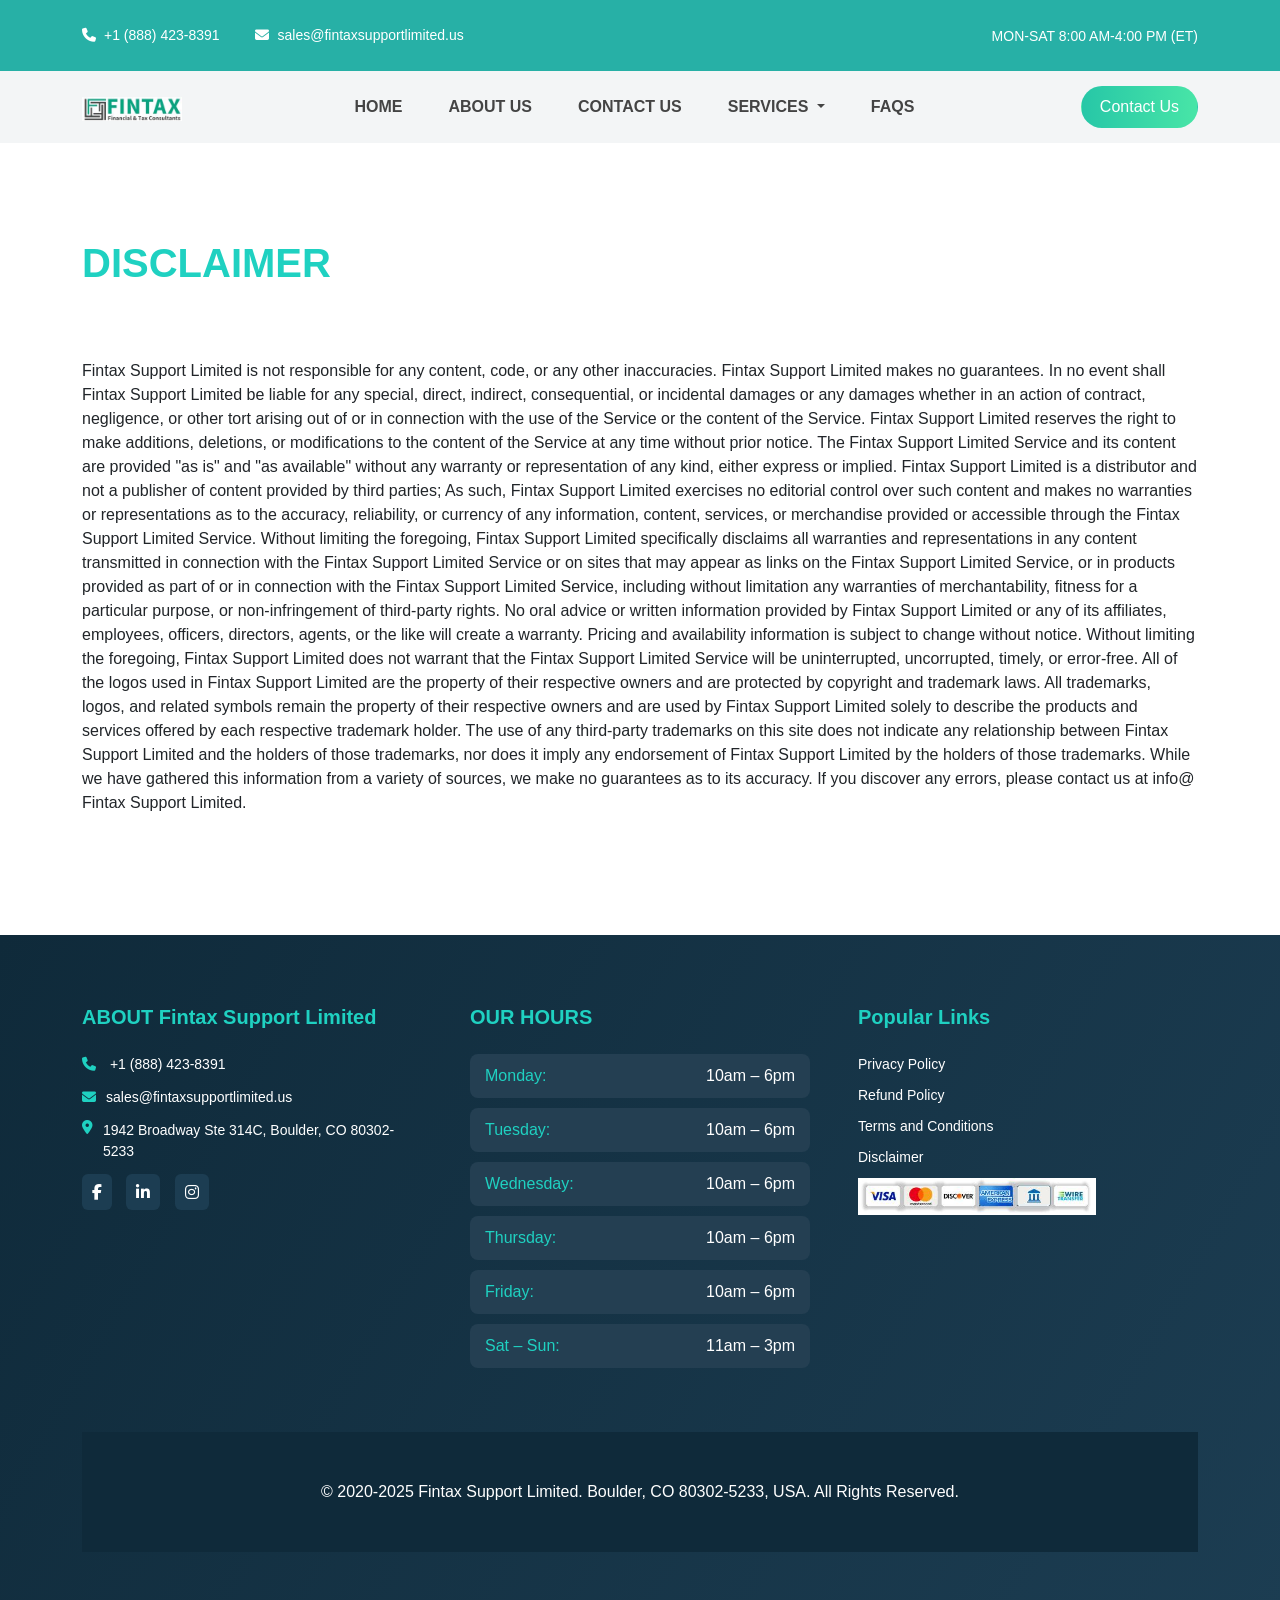
<file: disclaimer.html>
<!DOCTYPE html>
<html lang="en">
<head>
<meta charset="UTF-8">
<meta name="viewport" content="width=device-width, initial-scale=1.0">

<title>Fintax Support Limited</title>

<link href="https://cdn.jsdelivr.net/npm/bootstrap@5.3.2/dist/css/bootstrap.min.css" rel="stylesheet">
<link rel="stylesheet" href="css/style.css">
<link rel="stylesheet" href="css/about.css">

<link rel="stylesheet" href="https://cdnjs.cloudflare.com/ajax/libs/font-awesome/6.5.0/css/all.min.css">

</head>
<body>

<!-- Topbar -->
<div class="topbar">
<div class="container d-flex justify-content-between align-items-center">

<div class="top-contact">
<i class="fa fa-phone me-2"></i><a href="tel:+18884238391" class="text-white text-decoration-none">+1 (888) 423-8391</a> 
<span class="mx-3"></span>
<i class="fa fa-envelope me-2"></i><a href="mailto:sales@fintaxsupportlimited.us" class="text-white text-decoration-none">sales@fintaxsupportlimited.us</a> 
</div>

<div class="top-social">
<p>MON-SAT 8:00 AM-4:00 PM (ET)</p>
</div>

</div>
</div>


<!-- Navbar -->
<nav class="navbar navbar-expand-lg navbar-light main-nav">
<div class="container">

<a class="navbar-brand" href="/">
<img src="Fintax-01-removebg-preview.jfif" alt="" width="100px">
</a>

<button class="navbar-toggler" data-bs-toggle="collapse" data-bs-target="#navmenu">
<span class="navbar-toggler-icon"></span>
</button>

<div class="collapse navbar-collapse" id="navmenu">

<ul class="navbar-nav mx-auto">
<li class="nav-item"><a class="nav-link" href="/">HOME</a></li>
<li class="nav-item"><a class="nav-link" href="about.html">ABOUT US</a></li>
<li class="nav-item"><a class="nav-link" href="contact.html">CONTACT US</a></li>
<li class="nav-item dropdown">
    <a class="nav-link dropdown-toggle" href="#" id="resourcesDropdown" 
       role="button" data-bs-toggle="dropdown" aria-expanded="false">
        SERVICES
    </a>
     <ul class="dropdown-menu" aria-labelledby="resourcesDropdown">
        <li><a class="dropdown-item" href="/accounting-and-bookkeeping.html">Accounting & Bookkeeping</a></li>
        <li><a class="dropdown-item" href="tax-preparation.html">Tax Preparation & Planning</a></li>
        <li><a class="dropdown-item" href="payroll-compliance.html">Payroll Compliance Services</a></li>
        <li><a class="dropdown-item" href="cfo-advisory.html">CFO Advisory Services</a></li>
    </ul>
</li>
<li class="nav-item"><a class="nav-link" href="faqs.html">FAQS</a></li>
</ul>

<div class="nav-buttons">
<a href="contact.html" class="btn btn-book"> Contact Us</a>
</div>

</div>
</div>
</nav>

<div class="container py-5 my-5">
            <div class="row g-5 align-items-center" bis_skin_checked="1">
                <div class="col-12" bis_skin_checked="1">
                    <div class="section-title position-relative pb-3 mb-5" bis_skin_checked="1">
                        <h1 class="fw-bold text-primary-1 text-uppercase">Disclaimer</h1>
                    </div>
                    <p class="mb-4">
                       Fintax Support Limited is not responsible for any content, code, or any other inaccuracies.  Fintax Support Limited makes no guarantees. In no event shall  Fintax Support Limited be liable for any special, direct, indirect, consequential, or incidental damages or any damages whether in an action of contract, negligence, or other tort arising out of or in connection with the use of the Service or the content of the Service.  Fintax Support Limited reserves the right to make additions, deletions, or modifications to the content of the Service at any time without prior notice.

                      The  Fintax Support Limited Service and its content are provided "as is" and "as available" without any warranty or representation of any kind, either express or implied.  Fintax Support Limited is a distributor and not a publisher of content provided by third parties; As such,  Fintax Support Limited exercises no editorial control over such content and makes no warranties or representations as to the accuracy, reliability, or currency of any information, content, services, or merchandise provided or accessible through the  Fintax Support Limited Service. Without limiting the foregoing,  Fintax Support Limited specifically disclaims all warranties and representations in any content transmitted in connection with the  Fintax Support Limited Service or on sites that may appear as links on the  Fintax Support Limited Service, or in products provided as part of or in connection with the  Fintax Support Limited Service, including without limitation any warranties of merchantability, fitness for a particular purpose, or non-infringement of third-party rights. No oral advice or written information provided by  Fintax Support Limited or any of its affiliates, employees, officers, directors, agents, or the like will create a warranty. Pricing and availability information is subject to change without notice. Without limiting the foregoing,  Fintax Support Limited does not warrant that the  Fintax Support Limited Service will be uninterrupted, uncorrupted, timely, or error-free.
                      
                      All of the logos used in  Fintax Support Limited are the property of their respective owners and are protected by copyright and trademark laws. All trademarks, logos, and related symbols remain the property of their respective owners and are used by  Fintax Support Limited solely to describe the products and services offered by each respective trademark holder. The use of any third-party trademarks on this site does not indicate any relationship between  Fintax Support Limited and the holders of those trademarks, nor does it imply any endorsement of  Fintax Support Limited by the holders of those trademarks.
                      
                      While we have gathered this information from a variety of sources, we make no guarantees as to its accuracy. If you discover any errors, please contact us at info@ Fintax Support Limited.
                    </p>
                </div>
            </div>
        </div>










<!-- FOOTER -->

<footer class="footer-section">

<div class="container">

<div class="row g-5">

<!-- ABOUT -->

<div class="col-lg-4">

<h5 class="footer-title">ABOUT Fintax Support Limited</h5>

<div class="footer-contact">

<p><a href="tel:+18884238391" class="text-white text-decoration-none"><i class="fa fa-phone"></i> +1 (888) 423-8391</a></p>
<p><a href="mailto:sales@fintaxsupportlimited.us" class="text-white text-decoration-none"><i class="fa fa-envelope"></i>sales@fintaxsupportlimited.us</a></p>

<p class="d-flex"><i class="fa fa-location-dot"></i> 1942 Broadway Ste 314C, Boulder, CO 80302-5233</p>



</div>

<div class="social-icons">

<i class="fab fa-facebook-f"></i>

<i class="fab fa-linkedin-in"></i>

<i class="fab fa-instagram"></i>

</div>

</div>



<!-- HOURS -->

<div class="col-lg-4">

<h5 class="footer-title">OUR HOURS</h5>

<ul class="hours">

<li><span>Monday:</span> 10am – 6pm</li>

<li><span>Tuesday:</span> 10am – 6pm</li>

<li><span>Wednesday:</span> 10am – 6pm</li>

<li><span>Thursday:</span> 10am – 6pm</li>

<li><span>Friday:</span> 10am – 6pm</li>

<li><span>Sat – Sun:</span> 11am – 3pm</li>

</ul>

</div>



<!-- SITEMAP -->

<div class="col-lg-4">


<h5 class="footer-title">Popular Links</h5>

<div class="row">

<div class="col-12">

<ul class="footer-links">

<li><a href="privacy.html"> Privacy Policy</a></li>

<li><a href="refunds.html">Refund Policy</a></li>

<li><a href="terms.html">Terms and Conditions</a></li>

<li><a href="disclaimer.html">Disclaimer</a></li>

 <li><img src="image.jfif" alt="" class="img-fluid" width="70%"></li>

</ul>

</div>

</div>

</div>


</div>

<div class="text-center mt-5  py-5" style="background-color:#0f2a3a;">
    © 2020-2025 Fintax Support Limited. Boulder, CO 80302-5233, USA. All Rights Reserved.
</div>

</div>

</footer>
<script src="script.js"></script>

<script src="https://cdn.jsdelivr.net/npm/bootstrap@5.3.2/dist/js/bootstrap.bundle.min.js"></script>
</body>
</html>
</file>
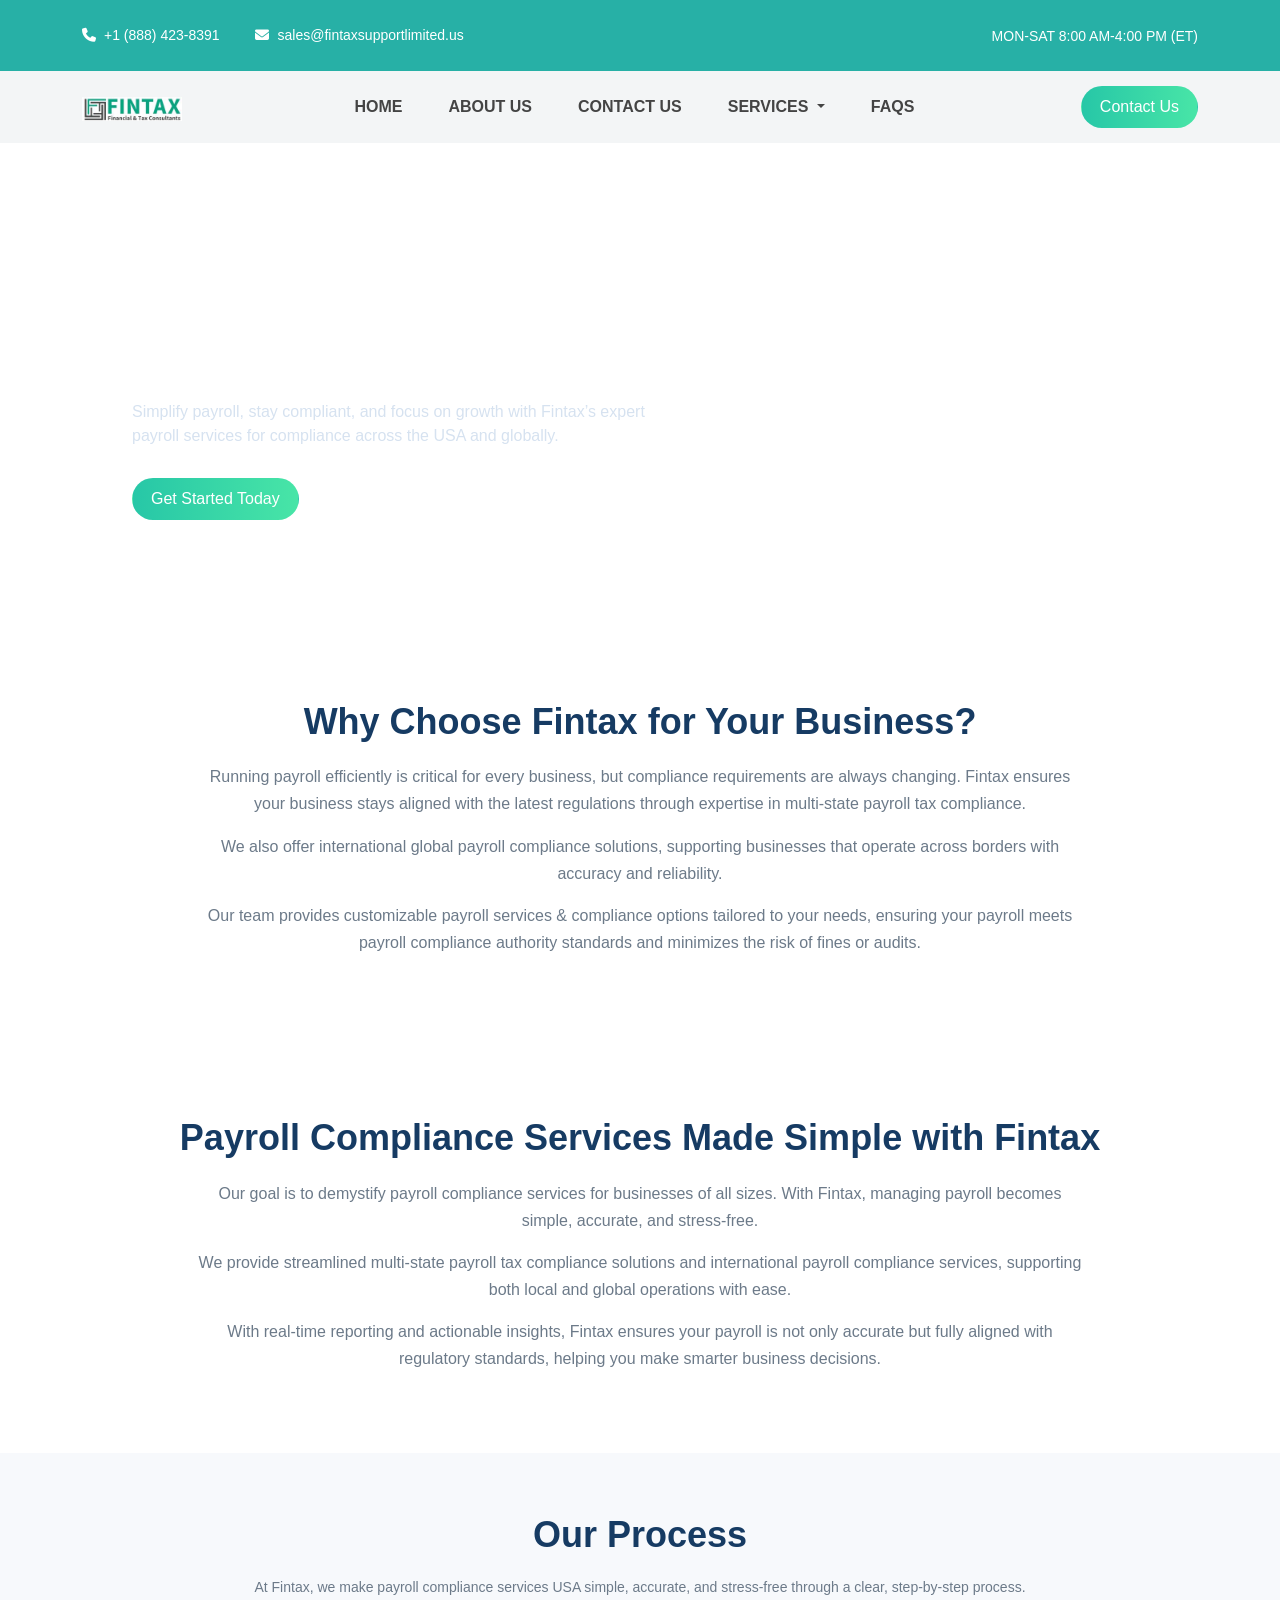
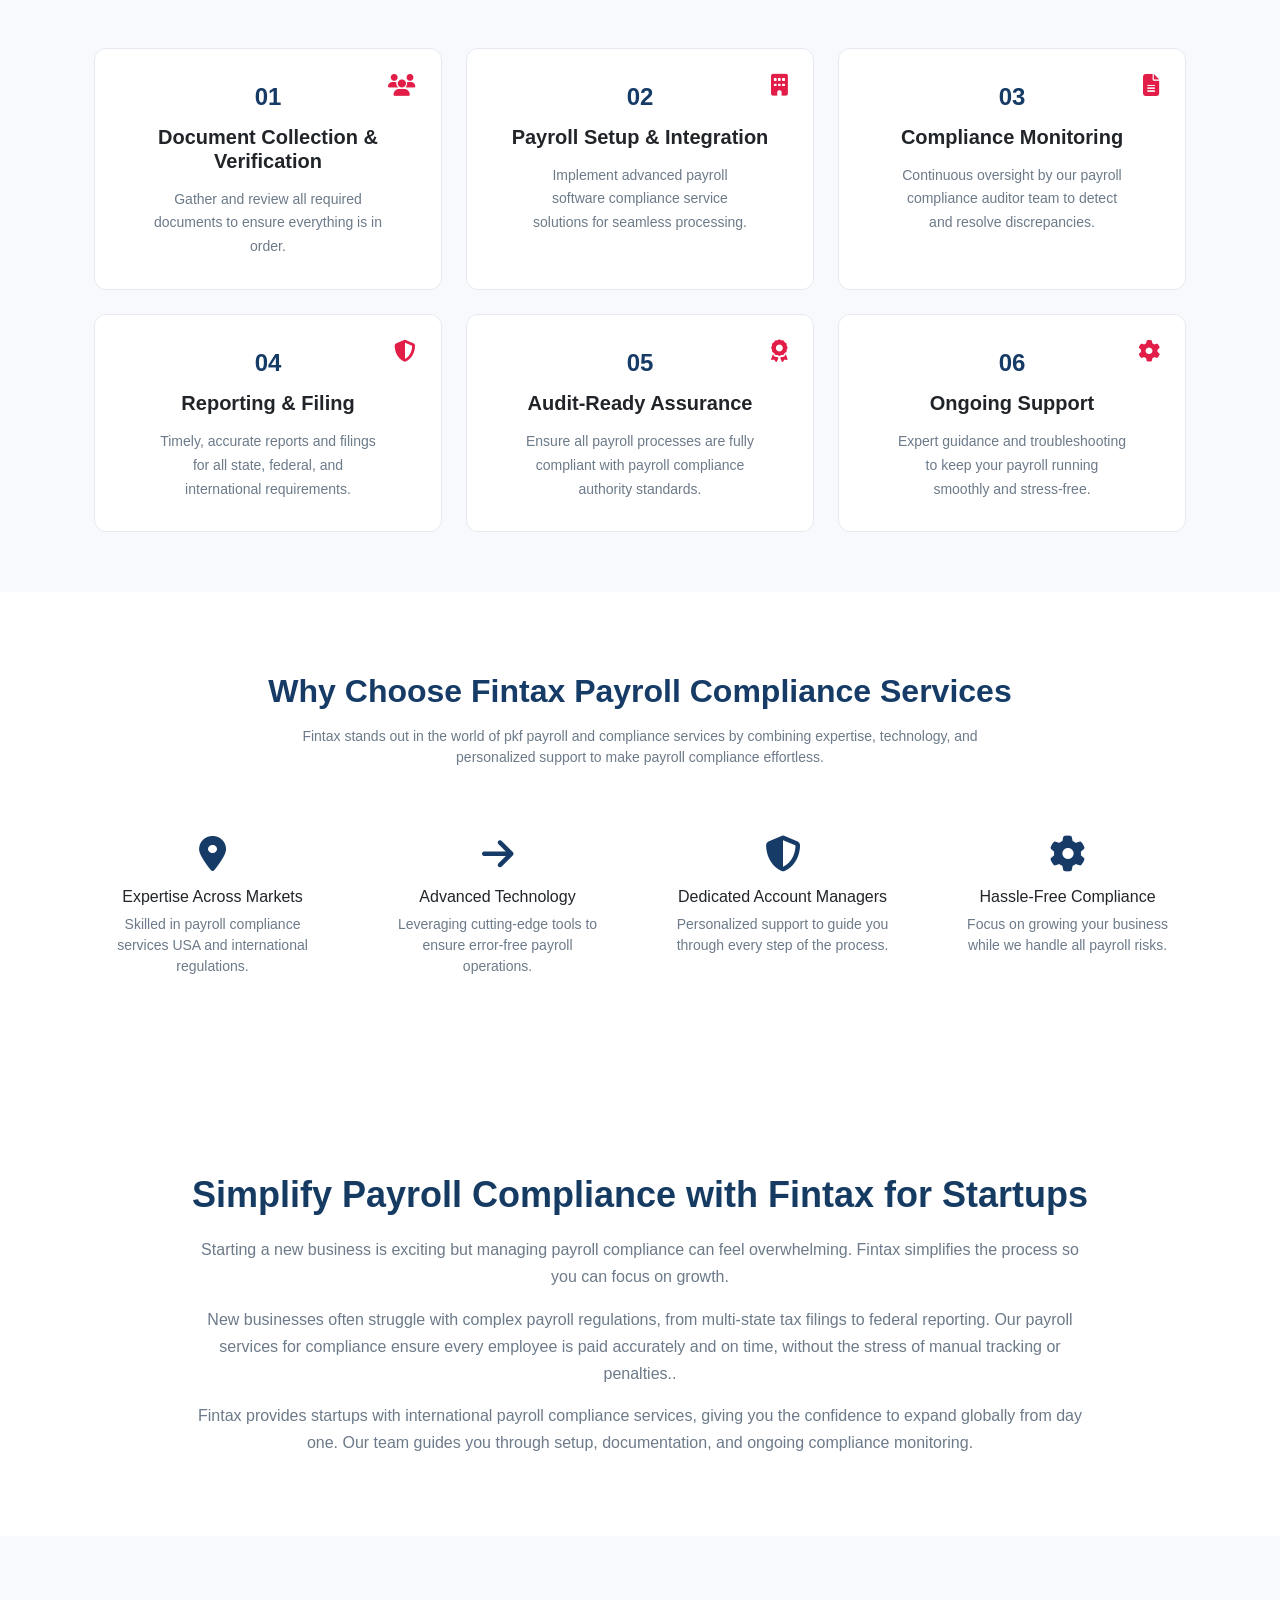
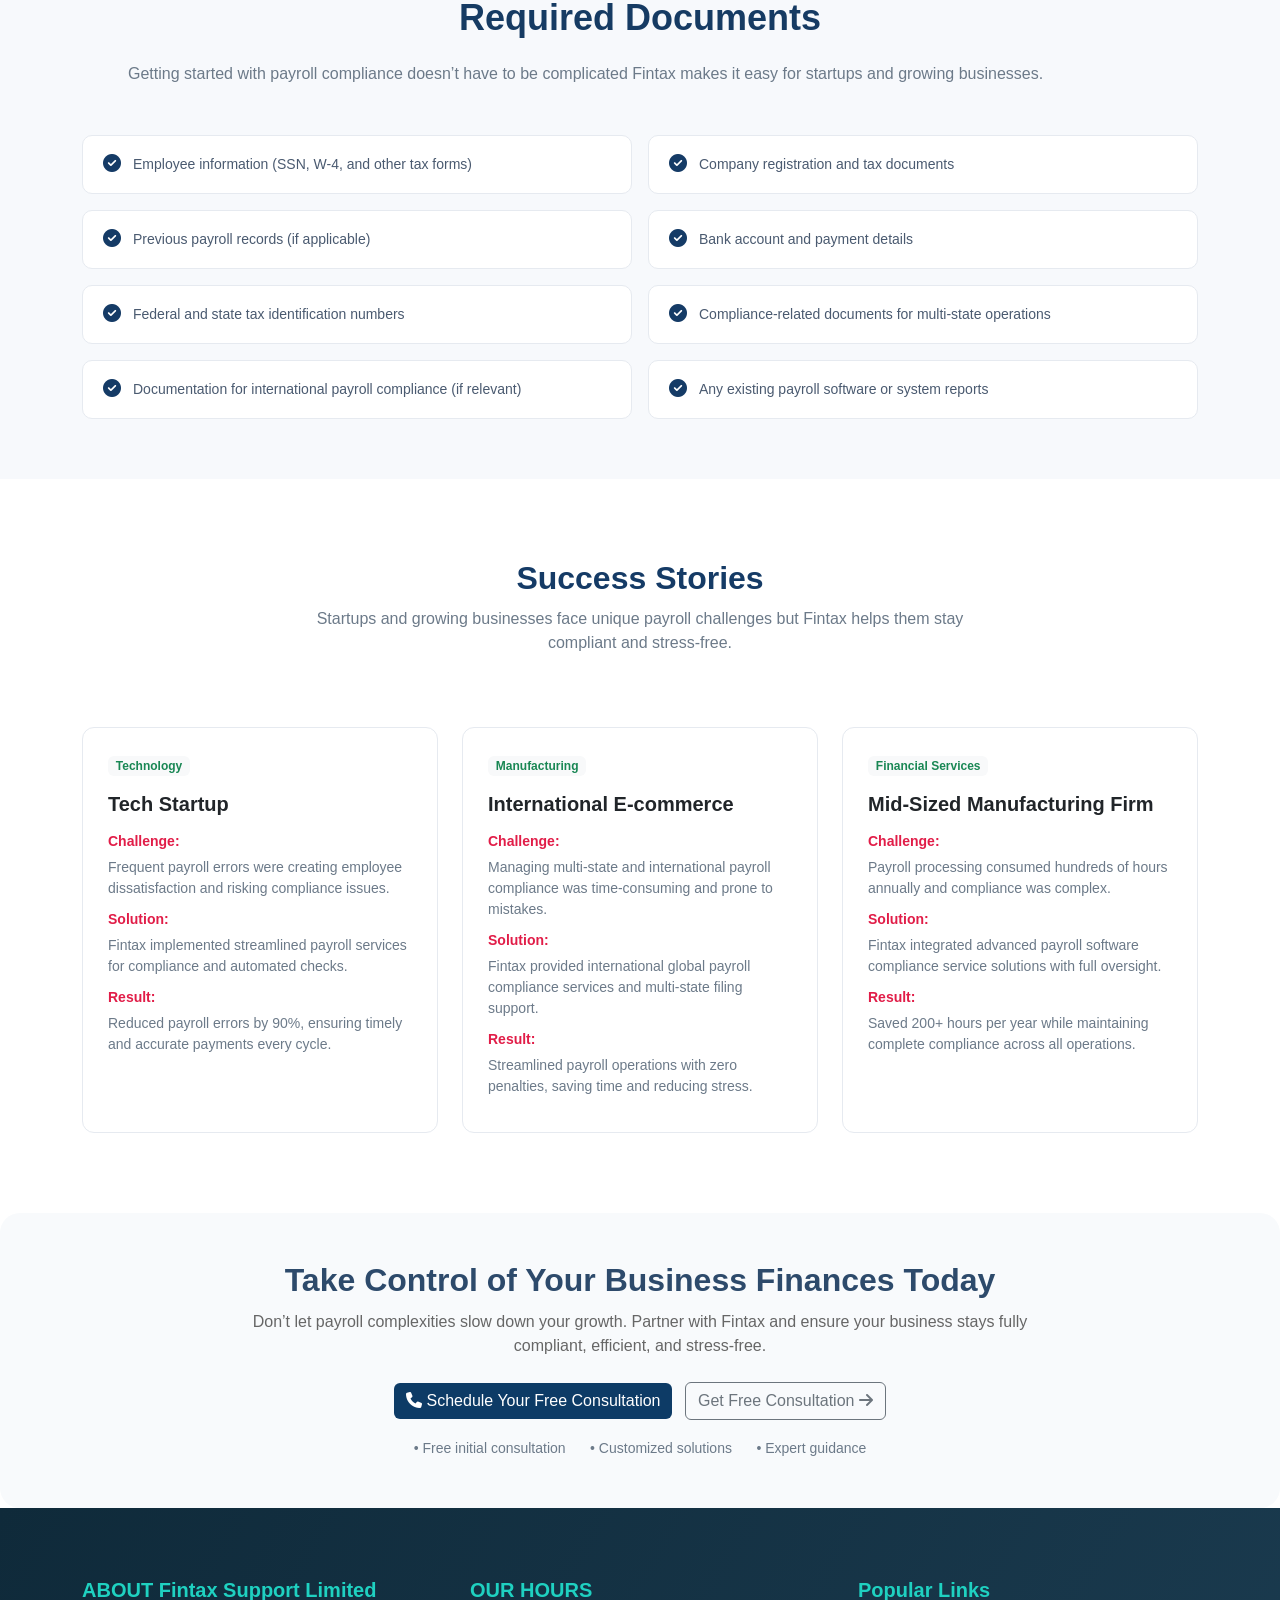
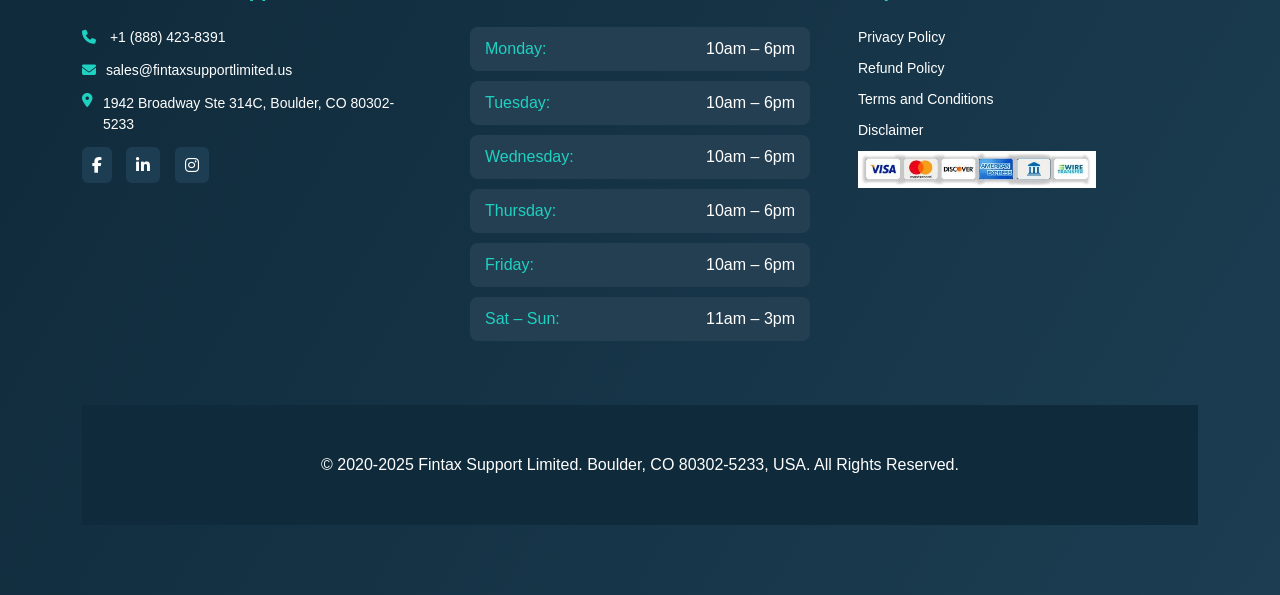
<file: payroll-compliance.html>
<!DOCTYPE html>
<html lang="en">
<head>
<meta charset="UTF-8">
<meta name="viewport" content="width=device-width, initial-scale=1.0">

<title>Fintax Support Limited</title>

<link href="https://cdn.jsdelivr.net/npm/bootstrap@5.3.2/dist/css/bootstrap.min.css" rel="stylesheet">
<link rel="stylesheet" href="css/style.css">
<link rel="stylesheet" href="css/about.css">
<link rel="stylesheet" href="css/fintax.css">

<link rel="stylesheet" href="https://cdnjs.cloudflare.com/ajax/libs/font-awesome/6.5.0/css/all.min.css">

</head>
<body>

<!-- Topbar -->
<div class="topbar">
<div class="container d-flex justify-content-between align-items-center">

<div class="top-contact">
<i class="fa fa-phone me-2"></i><a href="tel:+18884238391" class="text-white text-decoration-none">+1 (888) 423-8391</a> 
<span class="mx-3"></span>
<i class="fa fa-envelope me-2"></i><a href="mailto:sales@fintaxsupportlimited.us" class="text-white text-decoration-none">sales@fintaxsupportlimited.us</a> 
</div>

<div class="top-social">
<p>MON-SAT 8:00 AM-4:00 PM (ET)</p>
</div>

</div>
</div>


<!-- Navbar -->
<nav class="navbar navbar-expand-lg navbar-light main-nav">
<div class="container">

<a class="navbar-brand" href="/">
<img src="Fintax-01-removebg-preview.jfif" alt="" width="100px">
</a>

<button class="navbar-toggler" data-bs-toggle="collapse" data-bs-target="#navmenu">
<span class="navbar-toggler-icon"></span>
</button>

<div class="collapse navbar-collapse" id="navmenu">

<ul class="navbar-nav mx-auto">
<li class="nav-item"><a class="nav-link" href="/">HOME</a></li>
<li class="nav-item"><a class="nav-link" href="about.html">ABOUT US</a></li>
<li class="nav-item"><a class="nav-link" href="contact.html">CONTACT US</a></li>
<li class="nav-item dropdown">
    <a class="nav-link dropdown-toggle" href="#" id="resourcesDropdown" 
       role="button" data-bs-toggle="dropdown" aria-expanded="false">
        SERVICES
    </a>
    <ul class="dropdown-menu" aria-labelledby="resourcesDropdown">
        <li><a class="dropdown-item" href="/accounting-and-bookkeeping.html">Accounting & Bookkeeping</a></li>
        <li><a class="dropdown-item" href="tax-preparation.html">Tax Preparation & Planning</a></li>
        <li><a class="dropdown-item" href="payroll-compliance.html">Payroll Compliance Services</a></li>
        <li><a class="dropdown-item" href="cfo-advisory.html">CFO Advisory Services</a></li>
    </ul>
</li>
<li class="nav-item"><a class="nav-link" href="faqs.html">FAQS</a></li>
</ul>

<div class="nav-buttons">
<a href="contact.html" class="btn btn-book"> Contact Us</a>
</div>

</div>
</div>
</nav>



<!-- Hero Section Start -->
<section class="fintax-hero-section">
  <div class="container">
    <div class="fintax-hero-box">
      <div class="row align-items-center">
        
        <div class="col-lg-7">
          <div class="fintax-hero-content">
            <h1>Payroll Compliance Services</h1>
            <p>
             Simplify payroll, stay compliant, and focus on growth with Fintax’s expert payroll services for compliance across the USA and globally.
            </p>
            <a href="contact.html" class="btn btn-book">Get Started Today</a>
          </div>
        </div>


      </div>
    </div>
  </div>
</section>


<!-- Why Choose Section -->
<section class="fintax-why-section">
  <div class="container text-center">
    <h2>Why Choose Fintax for Your Business?</h2>
    <p>
      Running payroll efficiently is critical for every business, but compliance requirements are always changing. Fintax ensures your business stays aligned with the latest regulations through expertise in multi-state payroll tax compliance.
    </p>
    <p>We also offer international global payroll compliance solutions, supporting businesses that operate across borders with accuracy and reliability.</p>
    <p>Our team provides customizable payroll services & compliance options tailored to your needs, ensuring your payroll meets payroll compliance authority standards and minimizes the risk of fines or audits.</p>
  </div>
</section>


<section class="fintax-why-section">
  <div class="container text-center">
    <h2>Payroll Compliance Services Made Simple with Fintax</h2>
    <p>
      Our goal is to demystify payroll compliance services for businesses of all sizes. With Fintax, managing payroll becomes simple, accurate, and stress-free.
    </p>
    <p>We provide streamlined multi-state payroll tax compliance solutions and international payroll compliance services, supporting both local and global operations with ease.</p>
    <p>With real-time reporting and actionable insights, Fintax ensures your payroll is not only accurate but fully aligned with regulatory standards, helping you make smarter business decisions.</p>
  </div>
</section>


<!-- Process Section -->
<section class="fintax-process-section">
    <div class="container text-center">
    <h2>Our Process</h2>
    <p>
     At Fintax, we make payroll compliance services USA simple, accurate, and stress-free through a clear, step-by-step process.
    </p>
<div class="container mt-5">
<div class="row g-4">

<div class="col-lg-4 col-md-6">
<div class="fintax-process-card">
<span class="fintax-number">01</span>
<i class="fas fa-users fintax-icon"></i>
<h5>Document Collection & Verification</h5>
<p>Gather and review all required documents to ensure everything is in order.</p>
</div>
</div>

<div class="col-lg-4 col-md-6">
<div class="fintax-process-card">
<span class="fintax-number">02</span>
<i class="fas fa-building fintax-icon"></i>
<h5>Payroll Setup & Integration</h5>
<p>Implement advanced payroll software compliance service solutions for seamless processing.</p>
</div>
</div>

<div class="col-lg-4 col-md-6">
<div class="fintax-process-card">
<span class="fintax-number">03</span>
<i class="fas fa-file-alt fintax-icon"></i>
<h5>Compliance Monitoring</h5>
<p>Continuous oversight by our payroll compliance auditor team to detect and resolve discrepancies.</p>
</div>
</div>

<div class="col-lg-4 col-md-6">
<div class="fintax-process-card">
<span class="fintax-number">04</span>
<i class="fas fa-shield-alt fintax-icon"></i>
<h5>Reporting & Filing</h5>
<p>Timely, accurate reports and filings for all state, federal, and international requirements.</p>
</div>
</div>

<div class="col-lg-4 col-md-6">
<div class="fintax-process-card">
<span class="fintax-number">05</span>
<i class="fas fa-award fintax-icon"></i>
<h5>Audit-Ready Assurance</h5>
<p>Ensure all payroll processes are fully compliant with payroll compliance authority standards.</p>
</div>
</div>

<div class="col-lg-4 col-md-6">
<div class="fintax-process-card">
<span class="fintax-number">06</span>
<i class="fas fa-cog fintax-icon"></i>
<h5>Ongoing Support</h5>
<p>Expert guidance and troubleshooting to keep your payroll running smoothly and stress-free.</p>
</div>
</div>

</div>
</div>
</section>


<!-- Partner Section -->
<section class="fintax-partner-section">
<div class="container text-center">

<h2>Why Choose Fintax Payroll Compliance Services</h2>
<p class="fintax-sub">
Fintax stands out in the world of pkf payroll and compliance services by combining expertise, technology, and personalized support to make payroll compliance effortless.
</p>

<div class="row mt-5">

<div class="col-lg-3 col-md-6">
<div class="fintax-partner-card">
<i class="fas fa-map-marker-alt"></i>
<h6>Expertise Across Markets</h6>
<p>Skilled in payroll compliance services USA and international regulations.</p>
</div>
</div>

<div class="col-lg-3 col-md-6">
<div class="fintax-partner-card">
<i class="fas fa-arrow-right"></i>
<h6>Advanced Technology</h6>
<p>Leveraging cutting-edge tools to ensure error-free payroll operations.</p>
</div>
</div>

<div class="col-lg-3 col-md-6">
<div class="fintax-partner-card">
<i class="fas fa-shield-alt"></i>
<h6>Dedicated Account Managers</h6>
<p>Personalized support to guide you through every step of the process.</p>
</div>
</div>

<div class="col-lg-3 col-md-6">
<div class="fintax-partner-card">
<i class="fas fa-cog"></i>
<h6>Hassle-Free Compliance</h6>
<p>Focus on growing your business while we handle all payroll risks.</p>
</div>
</div>

</div>
</div>
</section>

<!-- Why Choose Section -->
<section class="fintax-why-section">
  <div class="container text-center">
    <h2>Simplify Payroll Compliance with Fintax for Startups</h2>
    <p>
     Starting a new business is exciting but managing payroll compliance can feel overwhelming. Fintax simplifies the process so you can focus on growth.
    </p>
    <p>New businesses often struggle with complex payroll regulations, from multi-state tax filings to federal reporting. Our payroll services for compliance ensure every employee is paid accurately and on time, without the stress of manual tracking or penalties..</p>
    <p>Fintax provides startups with international payroll compliance services, giving you the confidence to expand globally from day one. Our team guides you through setup, documentation, and ongoing compliance monitoring.</p>
  </div>
</section>

<!-- Documents Section -->
<section class="fintax-doc-section">
     <h2 class="text-center">Required Documents</h2>
    <p>
     Getting started with payroll compliance doesn’t have to be complicated Fintax makes it easy for startups and growing businesses.
    </p>
<div class="container mt-5">
<div class="row g-3">

<div class="col-lg-6">
<div class="fintax-doc-item">
<i class="fas fa-check-circle"></i>
<span>Employee information (SSN, W-4, and other tax forms)</span>
</div>
</div>

<div class="col-lg-6">
<div class="fintax-doc-item">
<i class="fas fa-check-circle"></i>
<span>Company registration and tax documents</span>
</div>
</div>

<div class="col-lg-6">
<div class="fintax-doc-item">
<i class="fas fa-check-circle"></i>
<span>Previous payroll records (if applicable)</span>
</div>
</div>

<div class="col-lg-6">
<div class="fintax-doc-item">
<i class="fas fa-check-circle"></i>
<span>Bank account and payment details</span>
</div>
</div>

<div class="col-lg-6">
<div class="fintax-doc-item">
<i class="fas fa-check-circle"></i>
<span>Federal and state tax identification numbers</span>
</div>
</div>

<div class="col-lg-6">
<div class="fintax-doc-item">
<i class="fas fa-check-circle"></i>
<span>Compliance-related documents for multi-state operations</span>
</div>
</div>

<div class="col-lg-6">
<div class="fintax-doc-item">
<i class="fas fa-check-circle"></i>
<span>Documentation for international payroll compliance (if relevant)</span>
</div>
</div>

<div class="col-lg-6">
<div class="fintax-doc-item">
<i class="fas fa-check-circle"></i>
<span>Any existing payroll software or system reports</span>
</div>
</div>

</div>
</div>
</section>


<!-- Success Stories Section -->
<section class="fintax-success-section">
<div class="container text-center">

<h2>Success Stories</h2>
<p class="fintax-success-sub">
Startups and growing businesses face unique payroll challenges but Fintax helps them stay compliant and stress-free.
</p>

<div class="row mt-5 g-4">

<!-- Card 1 -->
<div class="col-lg-4">
  <div class="fintax-success-card text-start">
    <span class="badge bg-light text-success mb-3">Technology</span>
    <h5>Tech Startup</h5>

    <p class="label">Challenge:</p>
    <p>Frequent payroll errors were creating employee dissatisfaction and risking compliance issues.</p>

    <p class="label">Solution:</p>
    <p>Fintax implemented streamlined payroll services for compliance and automated checks.</p>

    <p class="label">Result:</p>
    <p>Reduced payroll errors by 90%, ensuring timely and accurate payments every cycle.</p>
  </div>
</div>

<!-- Card 2 -->
<div class="col-lg-4">
  <div class="fintax-success-card text-start">
    <span class="badge bg-light text-success mb-3">Manufacturing</span>
    <h5>International E-commerce</h5>

    <p class="label">Challenge:</p>
    <p>Managing multi-state and international payroll compliance was time-consuming and prone to mistakes.</p>

    <p class="label">Solution:</p>
    <p>Fintax provided international global payroll compliance services and multi-state filing support.</p>

    <p class="label">Result:</p>
    <p>Streamlined payroll operations with zero penalties, saving time and reducing stress.</p>
  </div>
</div>

<!-- Card 3 -->
<div class="col-lg-4">
  <div class="fintax-success-card text-start">
    <span class="badge bg-light text-success mb-3">Financial Services</span>
    <h5>Mid-Sized Manufacturing Firm</h5>

    <p class="label">Challenge:</p>
    <p>Payroll processing consumed hundreds of hours annually and compliance was complex.</p>

    <p class="label">Solution:</p>
    <p>Fintax integrated advanced payroll software compliance service solutions with full oversight.</p>

    <p class="label">Result:</p>
    <p>Saved 200+ hours per year while maintaining complete compliance across all operations.</p>
  </div>
</div>

</div>
</div>
</section>




<!-- ================= CTA SECTION ================= -->
<section class="cta-section text-center py-5">
    <div class="container">
        <h2 class="cta-title">Take Control of Your Business Finances Today</h2>
        <p class="cta-text">
           Don’t let payroll complexities slow down your growth. Partner with Fintax and ensure your business stays fully compliant, efficient, and stress-free.
        </p>

        <div class="cta-buttons mt-4">
            <a href="contact.html" class="btn btn-primary me-2">
                <i class="fas fa-phone"></i> Schedule Your Free Consultation
            </a>
            <a href="contact.html" class="btn btn-outline-secondary">
                Get Free Consultation <i class="fas fa-arrow-right"></i>
            </a>
        </div>

        <div class="cta-features mt-3">
            <span>• Free initial consultation</span>
            <span>• Customized solutions</span>
            <span>• Expert guidance</span>
        </div>
    </div>
</section>


<!-- FOOTER -->

<footer class="footer-section">

<div class="container">

<div class="row g-5">

<!-- ABOUT -->

<div class="col-lg-4">

<h5 class="footer-title">ABOUT Fintax Support Limited</h5>

<div class="footer-contact">

<p><a href="tel:+18884238391" class="text-white text-decoration-none"><i class="fa fa-phone"></i> +1 (888) 423-8391</a></p>
<p><a href="mailto:sales@fintaxsupportlimited.us" class="text-white text-decoration-none"><i class="fa fa-envelope"></i>sales@fintaxsupportlimited.us</a></p>

<p class="d-flex"><i class="fa fa-location-dot"></i> 1942 Broadway Ste 314C, Boulder, CO 80302-5233</p>



</div>

<div class="social-icons">

<i class="fab fa-facebook-f"></i>

<i class="fab fa-linkedin-in"></i>

<i class="fab fa-instagram"></i>

</div>

</div>



<!-- HOURS -->

<div class="col-lg-4">

<h5 class="footer-title">OUR HOURS</h5>

<ul class="hours">

<li><span>Monday:</span> 10am – 6pm</li>

<li><span>Tuesday:</span> 10am – 6pm</li>

<li><span>Wednesday:</span> 10am – 6pm</li>

<li><span>Thursday:</span> 10am – 6pm</li>

<li><span>Friday:</span> 10am – 6pm</li>

<li><span>Sat – Sun:</span> 11am – 3pm</li>

</ul>

</div>



<!-- SITEMAP -->

<div class="col-lg-4">


<h5 class="footer-title">Popular Links</h5>

<div class="row">

<div class="col-12">

<ul class="footer-links">

<li><a href="privacy.html"> Privacy Policy</a></li>

<li><a href="refunds.html">Refund Policy</a></li>

<li><a href="terms.html">Terms and Conditions</a></li>

<li><a href="disclaimer.html">Disclaimer</a></li>

 <li><img src="image.jfif" alt="" class="img-fluid" width="70%"></li>

</ul>

</div>

</div>

</div>


</div>

<div class="text-center mt-5  py-5" style="background-color:#0f2a3a;">
    © 2020-2025 Fintax Support Limited. Boulder, CO 80302-5233, USA. All Rights Reserved.
</div>

</div>

</footer>

<script src="script.js"></script>
<script src="https://cdn.jsdelivr.net/npm/bootstrap@5.3.2/dist/js/bootstrap.bundle.min.js"></script>
</body>
</html>
</file>
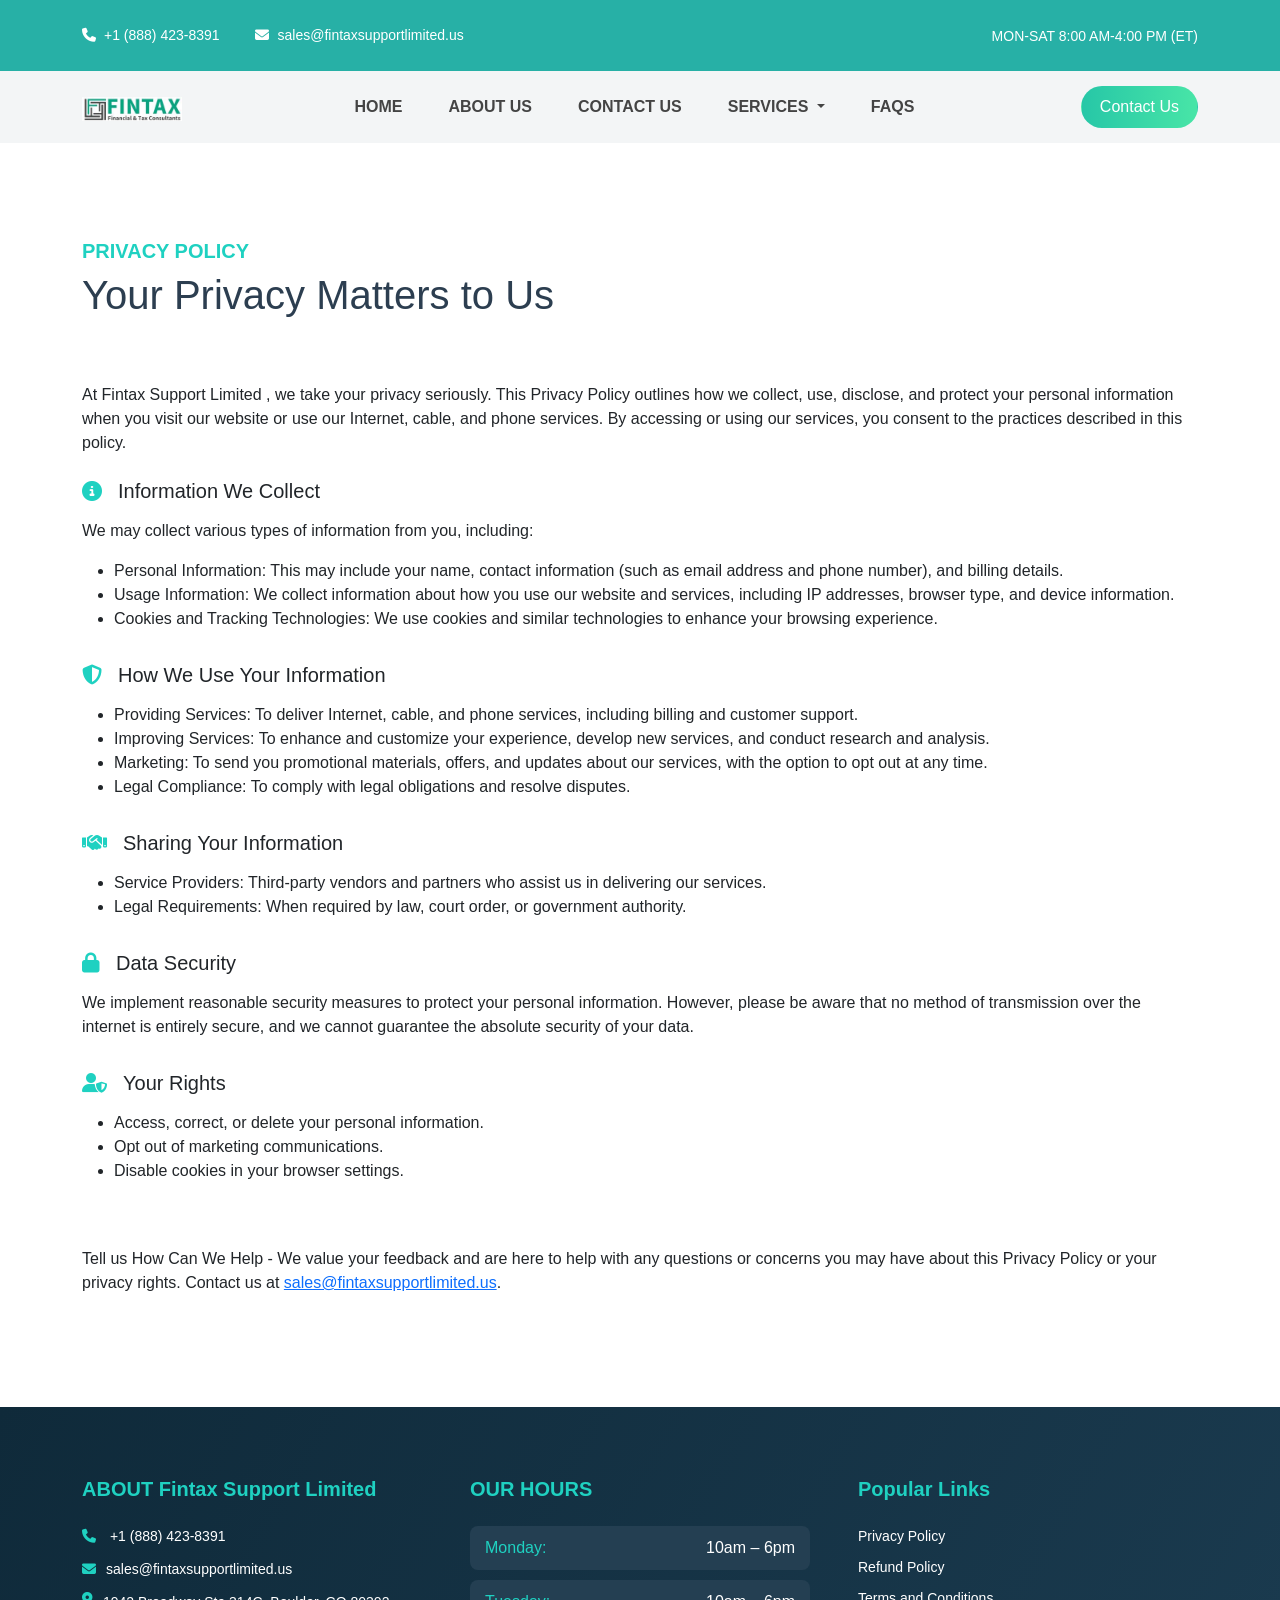
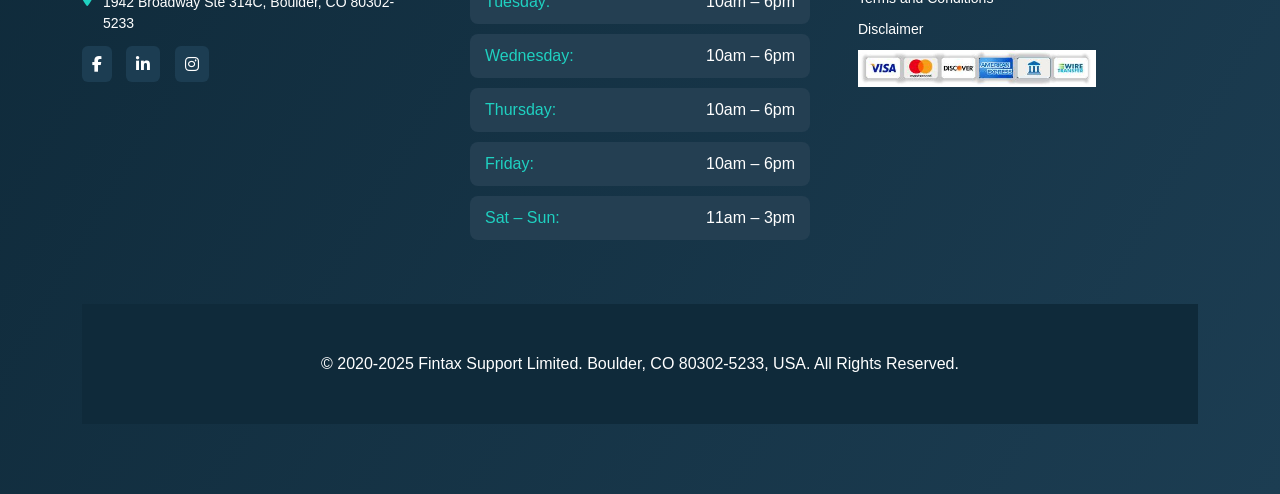
<file: privacy.html>
<!DOCTYPE html>
<html lang="en">
<head>
<meta charset="UTF-8">
<meta name="viewport" content="width=device-width, initial-scale=1.0">

<title>Fintax Support Limited</title>

<link href="https://cdn.jsdelivr.net/npm/bootstrap@5.3.2/dist/css/bootstrap.min.css" rel="stylesheet">
<link rel="stylesheet" href="css/style.css">
<link rel="stylesheet" href="css/about.css">

<link rel="stylesheet" href="https://cdnjs.cloudflare.com/ajax/libs/font-awesome/6.5.0/css/all.min.css">

</head>
<body>

<!-- Topbar -->
<div class="topbar">
<div class="container d-flex justify-content-between align-items-center">

<div class="top-contact">
<i class="fa fa-phone me-2"></i><a href="tel:+18884238391" class="text-white text-decoration-none">+1 (888) 423-8391</a> 
<span class="mx-3"></span>
<i class="fa fa-envelope me-2"></i><a href="mailto:sales@fintaxsupportlimited.us" class="text-white text-decoration-none">sales@fintaxsupportlimited.us</a> 
</div>

<div class="top-social">
<p>MON-SAT 8:00 AM-4:00 PM (ET)</p>
</div>

</div>
</div>


<!-- Navbar -->
<nav class="navbar navbar-expand-lg navbar-light main-nav">
<div class="container">

<a class="navbar-brand" href="/">
<img src="Fintax-01-removebg-preview.jfif" alt="" width="100px">
</a>

<button class="navbar-toggler" data-bs-toggle="collapse" data-bs-target="#navmenu">
<span class="navbar-toggler-icon"></span>
</button>

<div class="collapse navbar-collapse" id="navmenu">

<ul class="navbar-nav mx-auto">
<li class="nav-item"><a class="nav-link" href="/">HOME</a></li>
<li class="nav-item"><a class="nav-link" href="about.html">ABOUT US</a></li>
<li class="nav-item"><a class="nav-link" href="contact.html">CONTACT US</a></li>
<li class="nav-item dropdown">
    <a class="nav-link dropdown-toggle" href="#" id="resourcesDropdown" 
       role="button" data-bs-toggle="dropdown" aria-expanded="false">
        SERVICES
    </a>
     <ul class="dropdown-menu" aria-labelledby="resourcesDropdown">
        <li><a class="dropdown-item" href="/accounting-and-bookkeeping.html">Accounting & Bookkeeping</a></li>
        <li><a class="dropdown-item" href="tax-preparation.html">Tax Preparation & Planning</a></li>
        <li><a class="dropdown-item" href="payroll-compliance.html">Payroll Compliance Services</a></li>
        <li><a class="dropdown-item" href="cfo-advisory.html">CFO Advisory Services</a></li>
    </ul>
</li>
<li class="nav-item"><a class="nav-link" href="faqs.html">FAQS</a></li>
</ul>

<div class="nav-buttons">
<a href="contact.html" class="btn btn-book"> Contact Us</a>
</div>

</div>
</div>
</nav>


<div class="container py-5 my-5">
    <div class="row g-5 align-items-center" bis_skin_checked="1">
                <div class="col-12" bis_skin_checked="1">
                    <div class="section-title position-relative pb-3 mb-5" bis_skin_checked="1">
                        <h5 class="fw-bold text-primary-1 text-uppercase">Privacy Policy</h5>
                        <h1 class="mb-0">Your Privacy Matters to Us</h1>
                    </div>
                    <p class="mb-4">
                        At  Fintax Support Limited , we take your privacy seriously. This Privacy Policy outlines how we collect, use, disclose, and protect your personal information when you visit our website or use our Internet, cable, and phone services. By accessing or using our services, you consent to the practices described in this policy.
                    </p>
                    <div class="row g-3" bis_skin_checked="1">
                        <div class="col-12 wow zoomIn" data-wow-delay="0.2s" bis_skin_checked="1" style="visibility: visible; animation-delay: 0.2s; animation-name: zoomIn;">
                            <h5 class="mb-3"><i class="fa fa-info-circle text-primary-1 me-3"></i>Information We Collect</h5>
                            <p>We may collect various types of information from you, including:</p>
                            <ul>
                                <li>Personal Information: This may include your name, contact information (such as email address and phone number), and billing details.</li>
                                <li>Usage Information: We collect information about how you use our website and services, including IP addresses, browser type, and device information.</li>
                                <li>Cookies and Tracking Technologies: We use cookies and similar technologies to enhance your browsing experience.</li>
                            </ul>
                        </div>
                        <div class="col-12 wow zoomIn" data-wow-delay="0.4s" bis_skin_checked="1" style="visibility: visible; animation-delay: 0.4s; animation-name: zoomIn;">
                            <h5 class="mb-3"><i class="fa fa-shield-alt text-primary-1 me-3"></i>How We Use Your Information</h5>
                            <ul>
                                <li>Providing Services: To deliver Internet, cable, and phone services, including billing and customer support.</li>
                                <li>Improving Services: To enhance and customize your experience, develop new services, and conduct research and analysis.</li>
                                <li>Marketing: To send you promotional materials, offers, and updates about our services, with the option to opt out at any time.</li>
                                <li>Legal Compliance: To comply with legal obligations and resolve disputes.</li>
                            </ul>
                        </div>
                        <div class="col-12 wow zoomIn" data-wow-delay="0.6s" bis_skin_checked="1" style="visibility: visible; animation-delay: 0.6s; animation-name: zoomIn;">
                            <h5 class="mb-3"><i class="fa fa-handshake text-primary-1 me-3"></i>Sharing Your Information</h5>
                            <ul>
                                <li>Service Providers: Third-party vendors and partners who assist us in delivering our services.</li>
                                <li>Legal Requirements: When required by law, court order, or government authority.</li>
                            </ul>
                        </div>
                        <div class="col-12 wow zoomIn" data-wow-delay="0.8s" bis_skin_checked="1" style="visibility: visible; animation-delay: 0.8s; animation-name: zoomIn;">
                            <h5 class="mb-3"><i class="fa fa-lock text-primary-1 me-3"></i>Data Security</h5>
                            <p>We implement reasonable security measures to protect your personal information. However, please be aware that no method of transmission over the internet is entirely secure, and we cannot guarantee the absolute security of your data.</p>
                        </div>
                        <div class="col-12 wow zoomIn" data-wow-delay="1.0s" bis_skin_checked="1" style="visibility: visible; animation-delay: 1s; animation-name: zoomIn;">
                            <h5 class="mb-3"><i class="fa fa-user-shield text-primary-1 me-3"></i>Your Rights</h5>
                            <ul>
                                <li>Access, correct, or delete your personal information.</li>
                                <li>Opt out of marketing communications.</li>
                                <li>Disable cookies in your browser settings.</li>
                            </ul>
                        </div>
                    </div>
                    <p class="mt-5">Tell us How Can We Help - We value your feedback and are here to help with any questions or concerns you may have about this Privacy Policy or your privacy rights. Contact us at <a href="mailto:sales@fintaxsupportlimited.us">  sales@fintaxsupportlimited.us</a>.</p>
                </div>
            </div>
</div>










<!-- FOOTER -->

<footer class="footer-section">

<div class="container">

<div class="row g-5">

<!-- ABOUT -->

<div class="col-lg-4">

<h5 class="footer-title">ABOUT Fintax Support Limited</h5>

<div class="footer-contact">

<p><a href="tel:+18884238391" class="text-white text-decoration-none"><i class="fa fa-phone"></i> +1 (888) 423-8391</a></p>
<p><a href="mailto:sales@fintaxsupportlimited.us" class="text-white text-decoration-none"><i class="fa fa-envelope"></i>sales@fintaxsupportlimited.us</a></p>

<p class="d-flex"><i class="fa fa-location-dot"></i> 1942 Broadway Ste 314C, Boulder, CO 80302-5233</p>



</div>

<div class="social-icons">

<i class="fab fa-facebook-f"></i>

<i class="fab fa-linkedin-in"></i>

<i class="fab fa-instagram"></i>

</div>

</div>



<!-- HOURS -->

<div class="col-lg-4">

<h5 class="footer-title">OUR HOURS</h5>

<ul class="hours">

<li><span>Monday:</span> 10am – 6pm</li>

<li><span>Tuesday:</span> 10am – 6pm</li>

<li><span>Wednesday:</span> 10am – 6pm</li>

<li><span>Thursday:</span> 10am – 6pm</li>

<li><span>Friday:</span> 10am – 6pm</li>

<li><span>Sat – Sun:</span> 11am – 3pm</li>

</ul>

</div>



<!-- SITEMAP -->

<div class="col-lg-4">


<h5 class="footer-title">Popular Links</h5>

<div class="row">

<div class="col-12">

<ul class="footer-links">

<li><a href="privacy.html"> Privacy Policy</a></li>

<li><a href="refunds.html">Refund Policy</a></li>

<li><a href="terms.html">Terms and Conditions</a></li>

<li><a href="disclaimer.html">Disclaimer</a></li>

 <li><img src="image.jfif" alt="" class="img-fluid" width="70%"></li>

</ul>

</div>

</div>

</div>


</div>

<div class="text-center mt-5  py-5" style="background-color:#0f2a3a;">
    © 2020-2025 Fintax Support Limited. Boulder, CO 80302-5233, USA. All Rights Reserved.
</div>

</div>

</footer>
<script src="script.js"></script>

<script src="https://cdn.jsdelivr.net/npm/bootstrap@5.3.2/dist/js/bootstrap.bundle.min.js"></script>
</body>
</html>
</file>
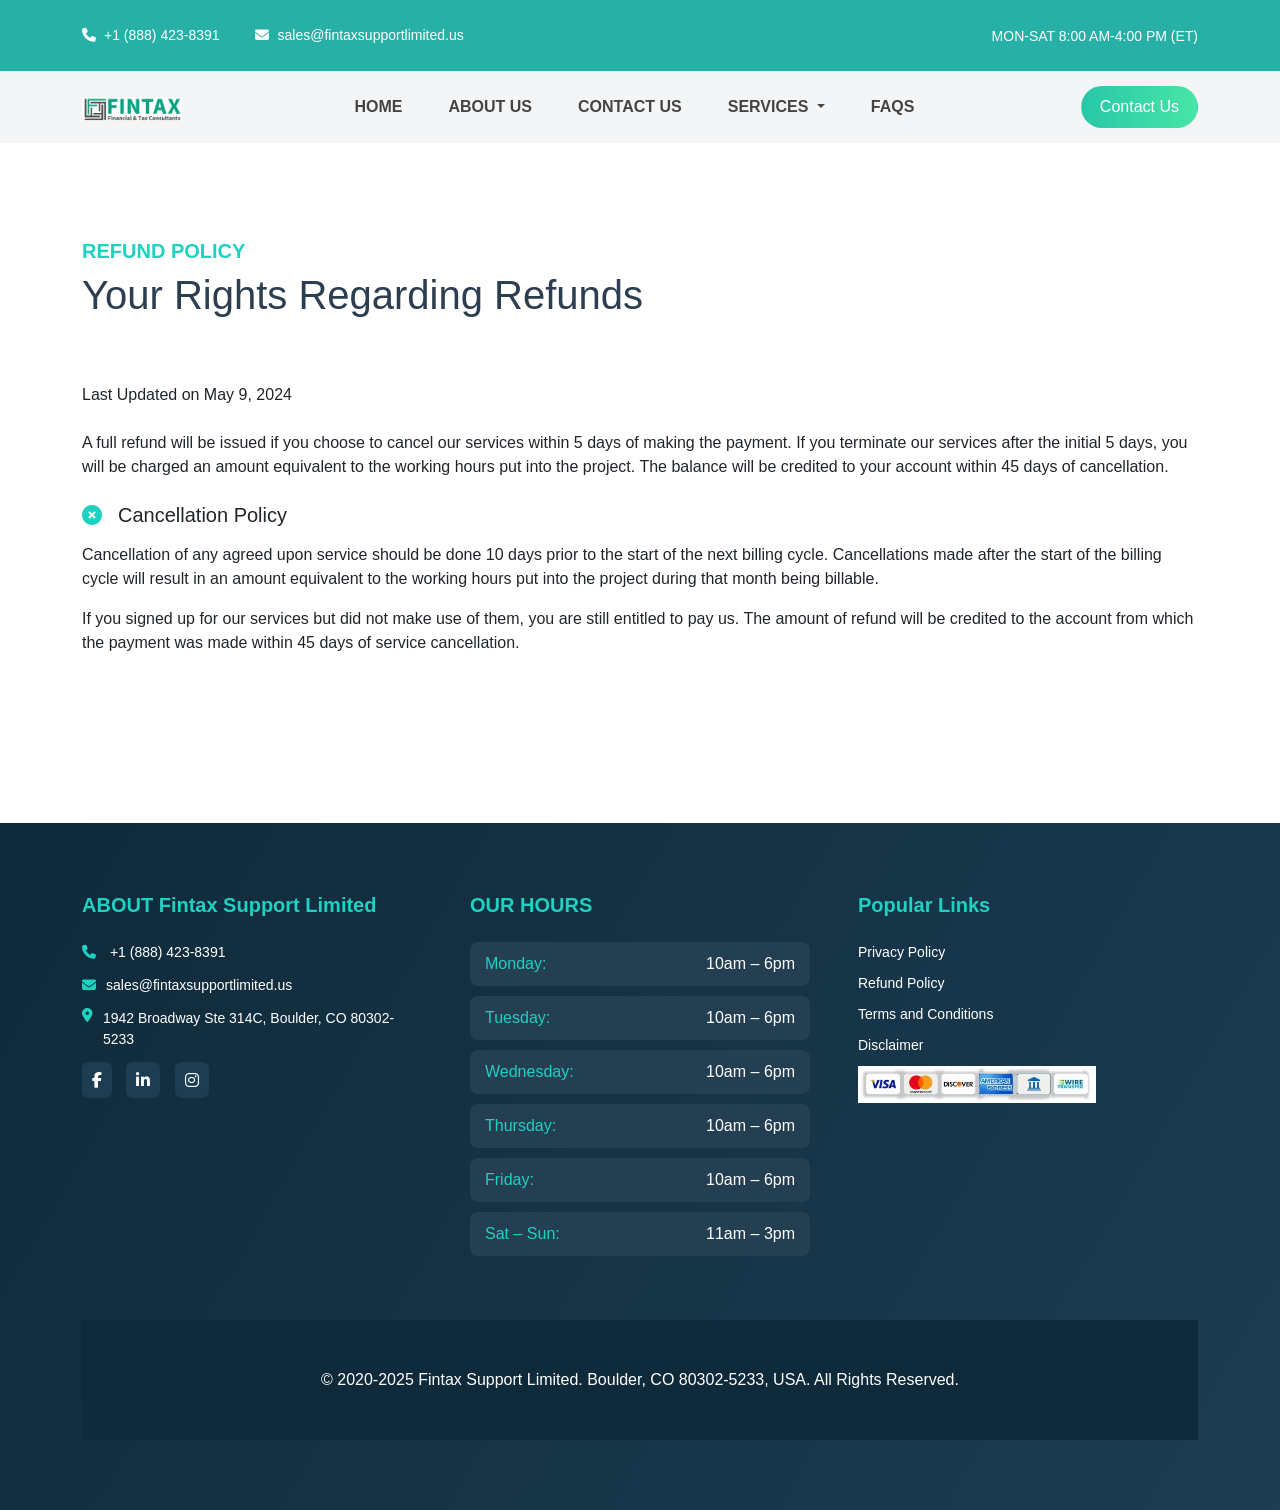
<file: refunds.html>
<!DOCTYPE html>
<html lang="en">
<head>
<meta charset="UTF-8">
<meta name="viewport" content="width=device-width, initial-scale=1.0">

<title>Fintax Support Limited</title>

<link href="https://cdn.jsdelivr.net/npm/bootstrap@5.3.2/dist/css/bootstrap.min.css" rel="stylesheet">
<link rel="stylesheet" href="css/style.css">
<link rel="stylesheet" href="css/about.css">

<link rel="stylesheet" href="https://cdnjs.cloudflare.com/ajax/libs/font-awesome/6.5.0/css/all.min.css">

</head>
<body>

<!-- Topbar -->
<div class="topbar">
<div class="container d-flex justify-content-between align-items-center">

<div class="top-contact">
<i class="fa fa-phone me-2"></i><a href="tel:+18884238391" class="text-white text-decoration-none">+1 (888) 423-8391</a> 
<span class="mx-3"></span>
<i class="fa fa-envelope me-2"></i><a href="mailto:sales@fintaxsupportlimited.us" class="text-white text-decoration-none">sales@fintaxsupportlimited.us</a> 
</div>

<div class="top-social">
<p>MON-SAT 8:00 AM-4:00 PM (ET)</p>
</div>

</div>
</div>


<!-- Navbar -->
<nav class="navbar navbar-expand-lg navbar-light main-nav">
<div class="container">

<a class="navbar-brand" href="/">
<img src="Fintax-01-removebg-preview.jfif" alt="" width="100px">
</a>

<button class="navbar-toggler" data-bs-toggle="collapse" data-bs-target="#navmenu">
<span class="navbar-toggler-icon"></span>
</button>

<div class="collapse navbar-collapse" id="navmenu">

<ul class="navbar-nav mx-auto">
<li class="nav-item"><a class="nav-link" href="/">HOME</a></li>
<li class="nav-item"><a class="nav-link" href="about.html">ABOUT US</a></li>
<li class="nav-item"><a class="nav-link" href="contact.html">CONTACT US</a></li>
<li class="nav-item dropdown">
    <a class="nav-link dropdown-toggle" href="#" id="resourcesDropdown" 
       role="button" data-bs-toggle="dropdown" aria-expanded="false">
        SERVICES
    </a>
     <ul class="dropdown-menu" aria-labelledby="resourcesDropdown">
        <li><a class="dropdown-item" href="/accounting-and-bookkeeping.html">Accounting & Bookkeeping</a></li>
        <li><a class="dropdown-item" href="tax-preparation.html">Tax Preparation & Planning</a></li>
        <li><a class="dropdown-item" href="payroll-compliance.html">Payroll Compliance Services</a></li>
        <li><a class="dropdown-item" href="cfo-advisory.html">CFO Advisory Services</a></li>
    </ul>
</li>
<li class="nav-item"><a class="nav-link" href="faqs.html">FAQS</a></li>
</ul>

<div class="nav-buttons">
<a href="contact.html" class="btn btn-book"> Contact Us</a>
</div>

</div>
</div>
</nav>

<div class="container py-5 my-5" bis_skin_checked="1">
            <div class="row g-5 align-items-center" bis_skin_checked="1">
                <div class="col-12" bis_skin_checked="1">
                    <div class="section-title position-relative pb-3 mb-5" bis_skin_checked="1">
                        <h5 class="fw-bold text-primary-1 text-uppercase">Refund Policy</h5>
                        <h1 class="mb-0">Your Rights Regarding Refunds</h1>
                    </div>
                    <p class="mb-4">
                        Last Updated on May 9, 2024
                    </p>
                    <p class="mb-4">
                        A full refund will be issued if you choose to cancel our services within 5 days of making the payment. If you terminate our services after the initial 5 days, you will be charged an amount equivalent to the working hours put into the project. The balance will be credited to your account within 45 days of cancellation.
                    </p>
                    <div class="row g-3" bis_skin_checked="1">
                        <div class="col-12 wow zoomIn" data-wow-delay="0.2s" style="visibility: visible; animation-delay: 0.2s; animation-name: zoomIn;" bis_skin_checked="1">
                            <h5 class="mb-3"><i class="fa fa-times-circle text-primary-1 me-3"></i>Cancellation Policy</h5>
                            <p>
                                Cancellation of any agreed upon service should be done 10 days prior to the start of the next billing cycle. Cancellations made after the start of the billing cycle will result in an amount equivalent to the working hours put into the project during that month being billable.
                            </p>
                            <p>
                                If you signed up for our services but did not make use of them, you are still entitled to pay us. The amount of refund will be credited to the account from which the payment was made within 45 days of service cancellation.
                            </p>
                        </div>
                        <div class="col-12 wow zoomIn" data-wow-delay="0.4s" style="visibility: hidden; animation-delay: 0.4s; animation-name: none;" bis_skin_checked="1">
                            <p>Write us at: <a href="mailto:refunds@cyberconnection.site">  refunds@cyberconnection.site</a></p>
                        </div>
                    </div>
                </div>
            </div>
        </div>










<!-- FOOTER -->

<footer class="footer-section">

<div class="container">

<div class="row g-5">

<!-- ABOUT -->

<div class="col-lg-4">

<h5 class="footer-title">ABOUT Fintax Support Limited</h5>

<div class="footer-contact">

<p><a href="tel:+18884238391" class="text-white text-decoration-none"><i class="fa fa-phone"></i> +1 (888) 423-8391</a></p>
<p><a href="mailto:sales@fintaxsupportlimited.us" class="text-white text-decoration-none"><i class="fa fa-envelope"></i>sales@fintaxsupportlimited.us</a></p>

<p class="d-flex"><i class="fa fa-location-dot"></i> 1942 Broadway Ste 314C, Boulder, CO 80302-5233</p>



</div>

<div class="social-icons">

<i class="fab fa-facebook-f"></i>

<i class="fab fa-linkedin-in"></i>

<i class="fab fa-instagram"></i>

</div>

</div>



<!-- HOURS -->

<div class="col-lg-4">

<h5 class="footer-title">OUR HOURS</h5>

<ul class="hours">

<li><span>Monday:</span> 10am – 6pm</li>

<li><span>Tuesday:</span> 10am – 6pm</li>

<li><span>Wednesday:</span> 10am – 6pm</li>

<li><span>Thursday:</span> 10am – 6pm</li>

<li><span>Friday:</span> 10am – 6pm</li>

<li><span>Sat – Sun:</span> 11am – 3pm</li>

</ul>

</div>



<!-- SITEMAP -->

<div class="col-lg-4">


<h5 class="footer-title">Popular Links</h5>

<div class="row">

<div class="col-12">

<ul class="footer-links">

<li><a href="privacy.html"> Privacy Policy</a></li>

<li><a href="refunds.html">Refund Policy</a></li>

<li><a href="terms.html">Terms and Conditions</a></li>

<li><a href="disclaimer.html">Disclaimer</a></li>

 <li><img src="image.jfif" alt="" class="img-fluid" width="70%"></li>

</ul>

</div>

</div>

</div>


</div>

<div class="text-center mt-5  py-5" style="background-color:#0f2a3a;">
    © 2020-2025 Fintax Support Limited. Boulder, CO 80302-5233, USA. All Rights Reserved.
</div>

</div>

</footer>
<script src="script.js"></script>

<script src="https://cdn.jsdelivr.net/npm/bootstrap@5.3.2/dist/js/bootstrap.bundle.min.js"></script>
</body>
</html>
</file>
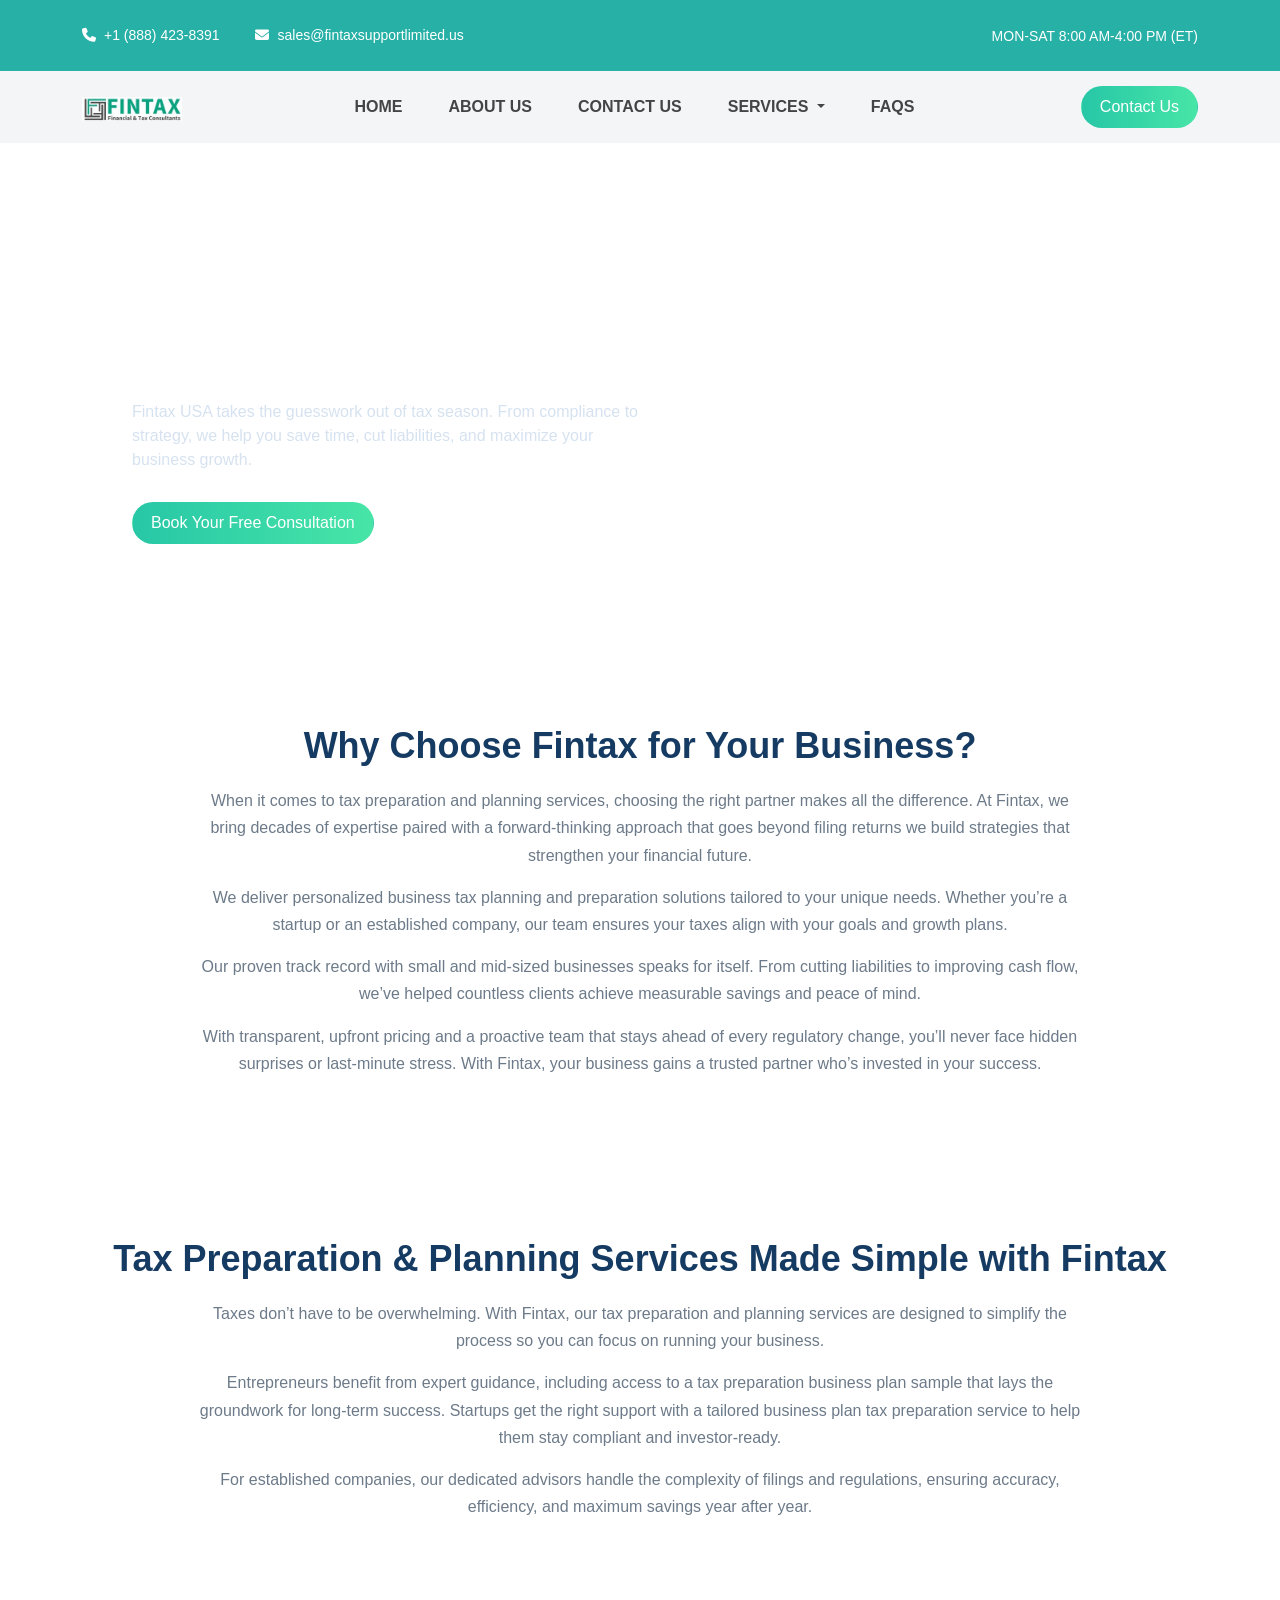
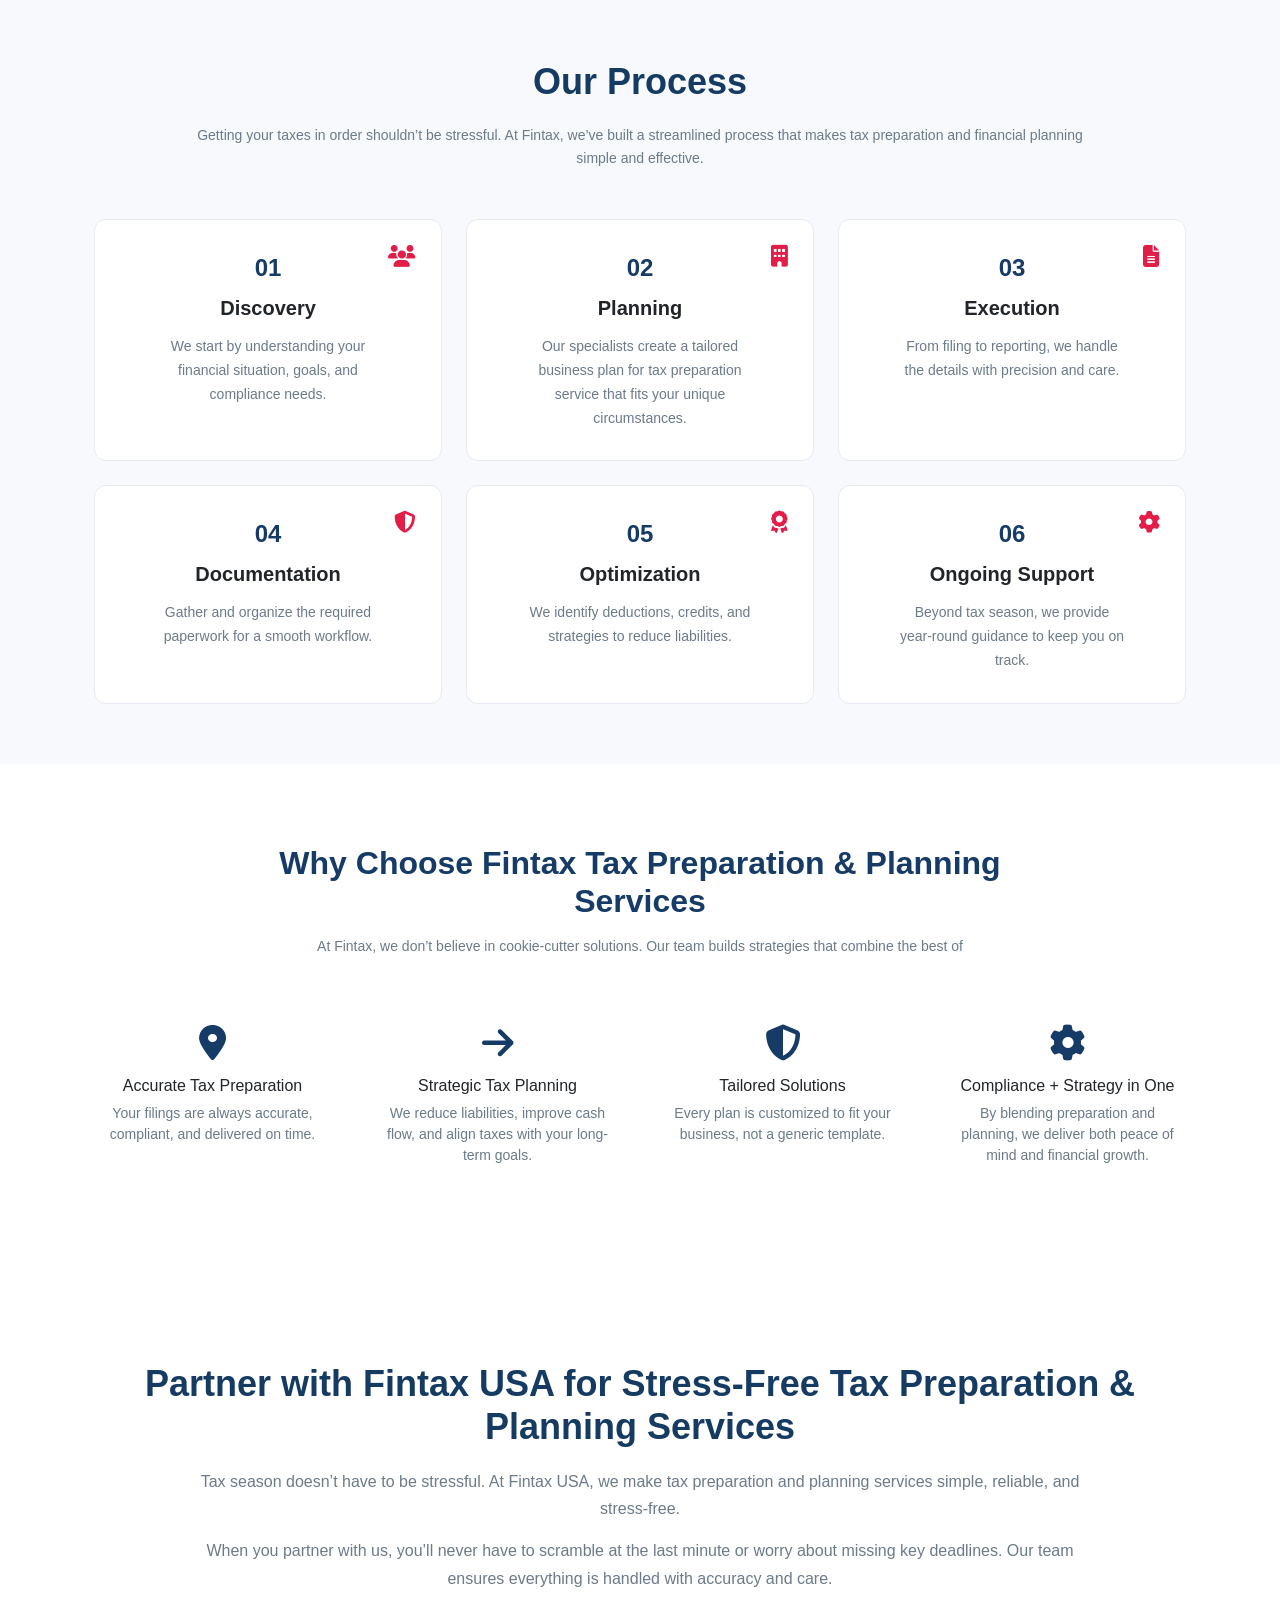
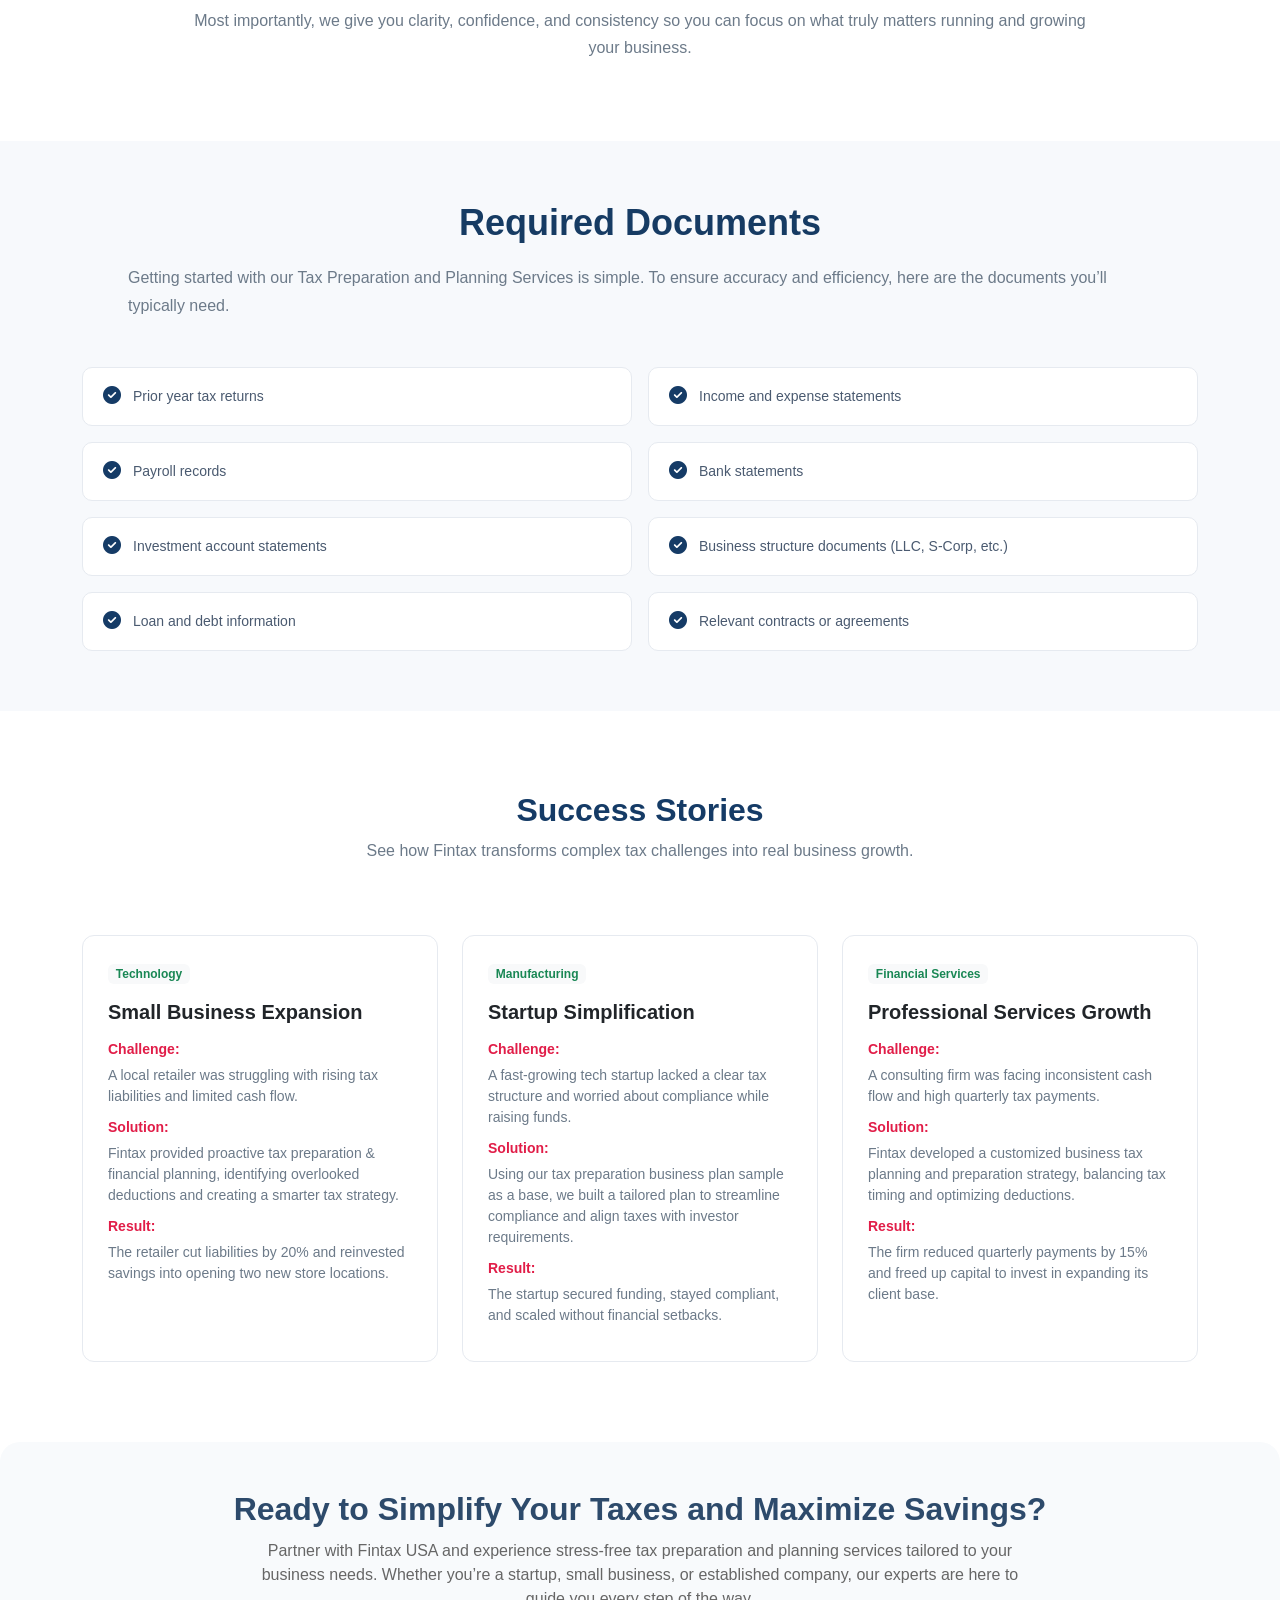
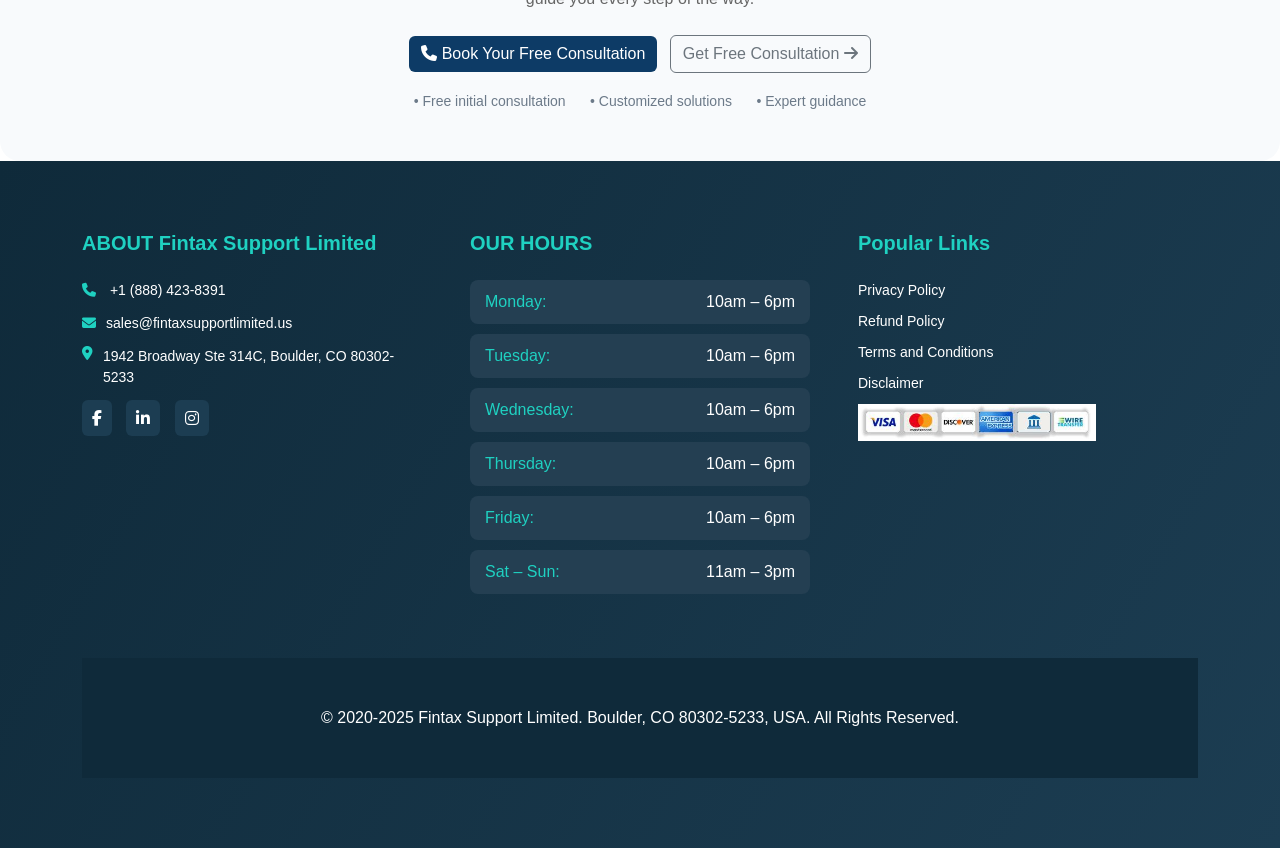
<file: tax-preparation.html>
<!DOCTYPE html>
<html lang="en">
<head>
<meta charset="UTF-8">
<meta name="viewport" content="width=device-width, initial-scale=1.0">

<title>Fintax Support Limited</title>

<link href="https://cdn.jsdelivr.net/npm/bootstrap@5.3.2/dist/css/bootstrap.min.css" rel="stylesheet">
<link rel="stylesheet" href="css/style.css">
<link rel="stylesheet" href="css/about.css">
<link rel="stylesheet" href="css/fintax.css">

<link rel="stylesheet" href="https://cdnjs.cloudflare.com/ajax/libs/font-awesome/6.5.0/css/all.min.css">

</head>
<body>

<!-- Topbar -->
<div class="topbar">
<div class="container d-flex justify-content-between align-items-center">

<div class="top-contact">
<i class="fa fa-phone me-2"></i><a href="tel:+18884238391" class="text-white text-decoration-none">+1 (888) 423-8391</a> 
<span class="mx-3"></span>
<i class="fa fa-envelope me-2"></i><a href="mailto:sales@fintaxsupportlimited.us" class="text-white text-decoration-none">sales@fintaxsupportlimited.us</a> 
</div>

<div class="top-social">
<p>MON-SAT 8:00 AM-4:00 PM (ET)</p>
</div>

</div>
</div>


<!-- Navbar -->
<nav class="navbar navbar-expand-lg navbar-light main-nav">
<div class="container">

<a class="navbar-brand" href="/">
<img src="Fintax-01-removebg-preview.jfif" alt="" width="100px">
</a>

<button class="navbar-toggler" data-bs-toggle="collapse" data-bs-target="#navmenu">
<span class="navbar-toggler-icon"></span>
</button>

<div class="collapse navbar-collapse" id="navmenu">

<ul class="navbar-nav mx-auto">
<li class="nav-item"><a class="nav-link" href="/">HOME</a></li>
<li class="nav-item"><a class="nav-link" href="about.html">ABOUT US</a></li>
<li class="nav-item"><a class="nav-link" href="contact.html">CONTACT US</a></li>
<li class="nav-item dropdown">
    <a class="nav-link dropdown-toggle" href="#" id="resourcesDropdown" 
       role="button" data-bs-toggle="dropdown" aria-expanded="false">
        SERVICES
    </a>
    <ul class="dropdown-menu" aria-labelledby="resourcesDropdown">
        <li><a class="dropdown-item" href="/accounting-and-bookkeeping.html">Accounting & Bookkeeping</a></li>
        <li><a class="dropdown-item" href="tax-preparation.html">Tax Preparation & Planning</a></li>
        <li><a class="dropdown-item" href="payroll-compliance.html">Payroll Compliance Services</a></li>
        <li><a class="dropdown-item" href="cfo-advisory.html">CFO Advisory Services</a></li>
    </ul>
</li>
<li class="nav-item"><a class="nav-link" href="faqs.html">FAQS</a></li>
</ul>

<div class="nav-buttons">
<a href="contact.html" class="btn btn-book"> Contact Us</a>
</div>

</div>
</div>
</nav>



<!-- Hero Section Start -->
<section class="fintax-hero-section">
  <div class="container">
    <div class="fintax-hero-box">
      <div class="row align-items-center">
        
        <div class="col-lg-7">
          <div class="fintax-hero-content">
            <h1>Tax Preparation & Planning Services</h1>
            <p>
               Fintax USA takes the guesswork out of tax season. From compliance to strategy, we help you save time, cut liabilities, and maximize your business growth.
            </p>
            <a href="contact.html" class="btn btn-book">Book Your Free Consultation</a>
          </div>
        </div>


      </div>
    </div>
  </div>
</section>


<!-- Why Choose Section -->
<section class="fintax-why-section">
  <div class="container text-center">
    <h2>Why Choose Fintax for Your Business?</h2>
    <p>
      When it comes to tax preparation and planning services, choosing the right partner makes all the difference. At Fintax, we bring decades of expertise paired with a forward-thinking approach that goes beyond filing returns  we build strategies that strengthen your financial future.
    </p>
    <p>We deliver personalized business tax planning and preparation solutions tailored to your unique needs. Whether you’re a startup or an established company, our team ensures your taxes align with your goals and growth plans.</p>
    <p>Our proven track record with small and mid-sized businesses speaks for itself. From cutting liabilities to improving cash flow, we’ve helped countless clients achieve measurable savings and peace of mind.</p>
    <p>With transparent, upfront pricing and a proactive team that stays ahead of every regulatory change, you’ll never face hidden surprises or last-minute stress. With Fintax, your business gains a trusted partner who’s invested in your success.</p>
  </div>
</section>


<section class="fintax-why-section">
  <div class="container text-center">
    <h2>Tax Preparation & Planning Services Made Simple with Fintax</h2>
    <p>
      Taxes don’t have to be overwhelming. With Fintax, our tax preparation and planning services are designed to simplify the process so you can focus on running your business.
    </p>
    <p>Entrepreneurs benefit from expert guidance, including access to a tax preparation business plan sample that lays the groundwork for long-term success. Startups get the right support with a tailored business plan tax preparation service to help them stay compliant and investor-ready.</p>
    <p>For established companies, our dedicated advisors handle the complexity of filings and regulations, ensuring accuracy, efficiency, and maximum savings year after year.</p>
  </div>
</section>


<!-- Process Section -->
<section class="fintax-process-section">
    <div class="container text-center">
    <h2>Our Process</h2>
    <p>
     Getting your taxes in order shouldn’t be stressful. At Fintax, we’ve built a streamlined process that makes tax preparation and financial planning simple and effective.
    </p>
<div class="container mt-5">
<div class="row g-4">

<div class="col-lg-4 col-md-6">
<div class="fintax-process-card">
<span class="fintax-number">01</span>
<i class="fas fa-users fintax-icon"></i>
<h5>Discovery</h5>
<p>We start by understanding your financial situation, goals, and compliance needs.</p>
</div>
</div>

<div class="col-lg-4 col-md-6">
<div class="fintax-process-card">
<span class="fintax-number">02</span>
<i class="fas fa-building fintax-icon"></i>
<h5>Planning</h5>
<p>Our specialists create a tailored business plan for tax preparation service that fits your unique circumstances.</p>
</div>
</div>

<div class="col-lg-4 col-md-6">
<div class="fintax-process-card">
<span class="fintax-number">03</span>
<i class="fas fa-file-alt fintax-icon"></i>
<h5>Execution</h5>
<p>From filing to reporting, we handle the details with precision and care.</p>
</div>
</div>

<div class="col-lg-4 col-md-6">
<div class="fintax-process-card">
<span class="fintax-number">04</span>
<i class="fas fa-shield-alt fintax-icon"></i>
<h5>Documentation</h5>
<p>Gather and organize the required paperwork for a smooth workflow.</p>
</div>
</div>

<div class="col-lg-4 col-md-6">
<div class="fintax-process-card">
<span class="fintax-number">05</span>
<i class="fas fa-award fintax-icon"></i>
<h5>Optimization</h5>
<p>We identify deductions, credits, and strategies to reduce liabilities.</p>
</div>
</div>

<div class="col-lg-4 col-md-6">
<div class="fintax-process-card">
<span class="fintax-number">06</span>
<i class="fas fa-cog fintax-icon"></i>
<h5>Ongoing Support</h5>
<p>Beyond tax season, we provide year-round guidance to keep you on track.</p>
</div>
</div>

</div>
</div>
</section>


<!-- Partner Section -->
<section class="fintax-partner-section">
<div class="container text-center">

<h2>Why Choose Fintax Tax Preparation & Planning Services</h2>
<p class="fintax-sub">
At Fintax, we don’t believe in cookie-cutter solutions. Our team builds strategies that combine the best of 
</p>

<div class="row mt-5">

<div class="col-lg-3 col-md-6">
<div class="fintax-partner-card">
<i class="fas fa-map-marker-alt"></i>
<h6>Accurate Tax Preparation</h6>
<p>Your filings are always accurate, compliant, and delivered on time.</p>
</div>
</div>

<div class="col-lg-3 col-md-6">
<div class="fintax-partner-card">
<i class="fas fa-arrow-right"></i>
<h6>Strategic Tax Planning</h6>
<p>We reduce liabilities, improve cash flow, and align taxes with your long-term goals.</p>
</div>
</div>

<div class="col-lg-3 col-md-6">
<div class="fintax-partner-card">
<i class="fas fa-shield-alt"></i>
<h6>Tailored Solutions</h6>
<p>Every plan is customized to fit your business, not a generic template.</p>
</div>
</div>

<div class="col-lg-3 col-md-6">
<div class="fintax-partner-card">
<i class="fas fa-cog"></i>
<h6>Compliance + Strategy in One</h6>
<p>By blending preparation and planning, we deliver both peace of mind and financial growth.</p>
</div>
</div>

</div>
</div>
</section>

<!-- Why Choose Section -->
<section class="fintax-why-section">
  <div class="container text-center">
    <h2>Partner with Fintax USA for Stress-Free Tax Preparation & Planning Services</h2>
    <p>
      Tax season doesn’t have to be stressful. At Fintax USA, we make tax preparation and planning services simple, reliable, and stress-free.
    </p>
    <p>When you partner with us, you’ll never have to scramble at the last minute or worry about missing key deadlines. Our team ensures everything is handled with accuracy and care.</p>
    <p>Most importantly, we give you clarity, confidence, and consistency so you can focus on what truly matters  running and growing your business.</p>
  </div>
</section>

<!-- Documents Section -->
<section class="fintax-doc-section">
     <h2 class="text-center">Required Documents</h2>
    <p>
     Getting started with our Tax Preparation and Planning Services is simple. To ensure accuracy and efficiency, here are the documents you’ll typically need.
    </p>
<div class="container mt-5">
<div class="row g-3">

<div class="col-lg-6">
<div class="fintax-doc-item">
<i class="fas fa-check-circle"></i>
<span>Prior year tax returns</span>
</div>
</div>

<div class="col-lg-6">
<div class="fintax-doc-item">
<i class="fas fa-check-circle"></i>
<span>Income and expense statements</span>
</div>
</div>

<div class="col-lg-6">
<div class="fintax-doc-item">
<i class="fas fa-check-circle"></i>
<span>Payroll records</span>
</div>
</div>

<div class="col-lg-6">
<div class="fintax-doc-item">
<i class="fas fa-check-circle"></i>
<span>Bank statements</span>
</div>
</div>

<div class="col-lg-6">
<div class="fintax-doc-item">
<i class="fas fa-check-circle"></i>
<span>Investment account statements</span>
</div>
</div>

<div class="col-lg-6">
<div class="fintax-doc-item">
<i class="fas fa-check-circle"></i>
<span>Business structure documents (LLC, S-Corp, etc.)</span>
</div>
</div>

<div class="col-lg-6">
<div class="fintax-doc-item">
<i class="fas fa-check-circle"></i>
<span>Loan and debt information</span>
</div>
</div>

<div class="col-lg-6">
<div class="fintax-doc-item">
<i class="fas fa-check-circle"></i>
<span>Relevant contracts or agreements</span>
</div>
</div>

</div>
</div>
</section>


<!-- Success Stories Section -->
<section class="fintax-success-section">
<div class="container text-center">

<h2>Success Stories</h2>
<p class="fintax-success-sub">
See how Fintax transforms complex tax challenges into real business growth.
</p>

<div class="row mt-5 g-4">

<!-- Card 1 -->
<div class="col-lg-4">
<div class="fintax-success-card text-start">
<span class="badge bg-light text-success mb-3">Technology</span>
<h5>Small Business Expansion</h5>

<p class="label">Challenge:</p>
<p>A local retailer was struggling with rising tax liabilities and limited cash flow.</p>

<p class="label">Solution:</p>
<p>Fintax provided proactive tax preparation & financial planning, identifying overlooked deductions and creating a smarter tax strategy.</p>

<p class="label">Result:</p>
<p>The retailer cut liabilities by 20% and reinvested savings into opening two new store locations.</p>

</div>
</div>

<!-- Card 2 -->
<div class="col-lg-4">
<div class="fintax-success-card text-start">
<span class="badge bg-light text-success mb-3">Manufacturing</span>
<h5>Startup Simplification</h5>

<p class="label">Challenge:</p>
<p>A fast-growing tech startup lacked a clear tax structure and worried about compliance while raising funds.</p>

<p class="label">Solution:</p>
<p>Using our tax preparation business plan sample as a base, we built a tailored plan to streamline compliance and align taxes with investor requirements.</p>

<p class="label">Result:</p>
<p>The startup secured funding, stayed compliant, and scaled without financial setbacks.</p>

</div>
</div>

<!-- Card 3 -->
<div class="col-lg-4">
<div class="fintax-success-card text-start">
<span class="badge bg-light text-success mb-3">Financial Services</span>
<h5>Professional Services Growth</h5>

<p class="label">Challenge:</p>
<p>A consulting firm was facing inconsistent cash flow and high quarterly tax payments.</p>

<p class="label">Solution:</p>
<p>Fintax developed a customized business tax planning and preparation strategy, balancing tax timing and optimizing deductions.</p>

<p class="label">Result:</p>
<p>The firm reduced quarterly payments by 15% and freed up capital to invest in expanding its client base.</p>

</div>
</div>

</div>
</div>
</section>




<!-- ================= CTA SECTION ================= -->
<section class="cta-section text-center py-5">
    <div class="container">
        <h2 class="cta-title">Ready to Simplify Your Taxes and Maximize Savings?</h2>
        <p class="cta-text">
           Partner with Fintax USA and experience stress-free tax preparation and planning services tailored to your business needs. Whether you’re a startup, small business, or established company, our experts are here to guide you every step of the way.
        </p>

        <div class="cta-buttons mt-4">
            <a href="contact.html" class="btn btn-primary me-2">
                <i class="fas fa-phone"></i> Book Your Free Consultation
            </a>
            <a href="contact.html" class="btn btn-outline-secondary">
                Get Free Consultation <i class="fas fa-arrow-right"></i>
            </a>
        </div>

        <div class="cta-features mt-3">
            <span>• Free initial consultation</span>
            <span>• Customized solutions</span>
            <span>• Expert guidance</span>
        </div>
    </div>
</section>


<!-- FOOTER -->

<footer class="footer-section">

<div class="container">

<div class="row g-5">

<!-- ABOUT -->

<div class="col-lg-4">

<h5 class="footer-title">ABOUT Fintax Support Limited</h5>

<div class="footer-contact">

<p><a href="tel:+18884238391" class="text-white text-decoration-none"><i class="fa fa-phone"></i> +1 (888) 423-8391</a></p>
<p><a href="mailto:sales@fintaxsupportlimited.us" class="text-white text-decoration-none"><i class="fa fa-envelope"></i>sales@fintaxsupportlimited.us</a></p>

<p class="d-flex"><i class="fa fa-location-dot"></i> 1942 Broadway Ste 314C, Boulder, CO 80302-5233</p>



</div>

<div class="social-icons">

<i class="fab fa-facebook-f"></i>

<i class="fab fa-linkedin-in"></i>

<i class="fab fa-instagram"></i>

</div>

</div>



<!-- HOURS -->

<div class="col-lg-4">

<h5 class="footer-title">OUR HOURS</h5>

<ul class="hours">

<li><span>Monday:</span> 10am – 6pm</li>

<li><span>Tuesday:</span> 10am – 6pm</li>

<li><span>Wednesday:</span> 10am – 6pm</li>

<li><span>Thursday:</span> 10am – 6pm</li>

<li><span>Friday:</span> 10am – 6pm</li>

<li><span>Sat – Sun:</span> 11am – 3pm</li>

</ul>

</div>



<!-- SITEMAP -->

<div class="col-lg-4">


<h5 class="footer-title">Popular Links</h5>

<div class="row">

<div class="col-12">

<ul class="footer-links">

<li><a href="privacy.html"> Privacy Policy</a></li>

<li><a href="refunds.html">Refund Policy</a></li>

<li><a href="terms.html">Terms and Conditions</a></li>

<li><a href="disclaimer.html">Disclaimer</a></li>

 <li><img src="image.jfif" alt="" class="img-fluid" width="70%"></li>

</ul>

</div>

</div>

</div>


</div>

<div class="text-center mt-5  py-5" style="background-color:#0f2a3a;">
    © 2020-2025 Fintax Support Limited. Boulder, CO 80302-5233, USA. All Rights Reserved.
</div>

</div>

</footer>

<script src="script.js"></script>
<script src="https://cdn.jsdelivr.net/npm/bootstrap@5.3.2/dist/js/bootstrap.bundle.min.js"></script>
</body>
</html>
</file>
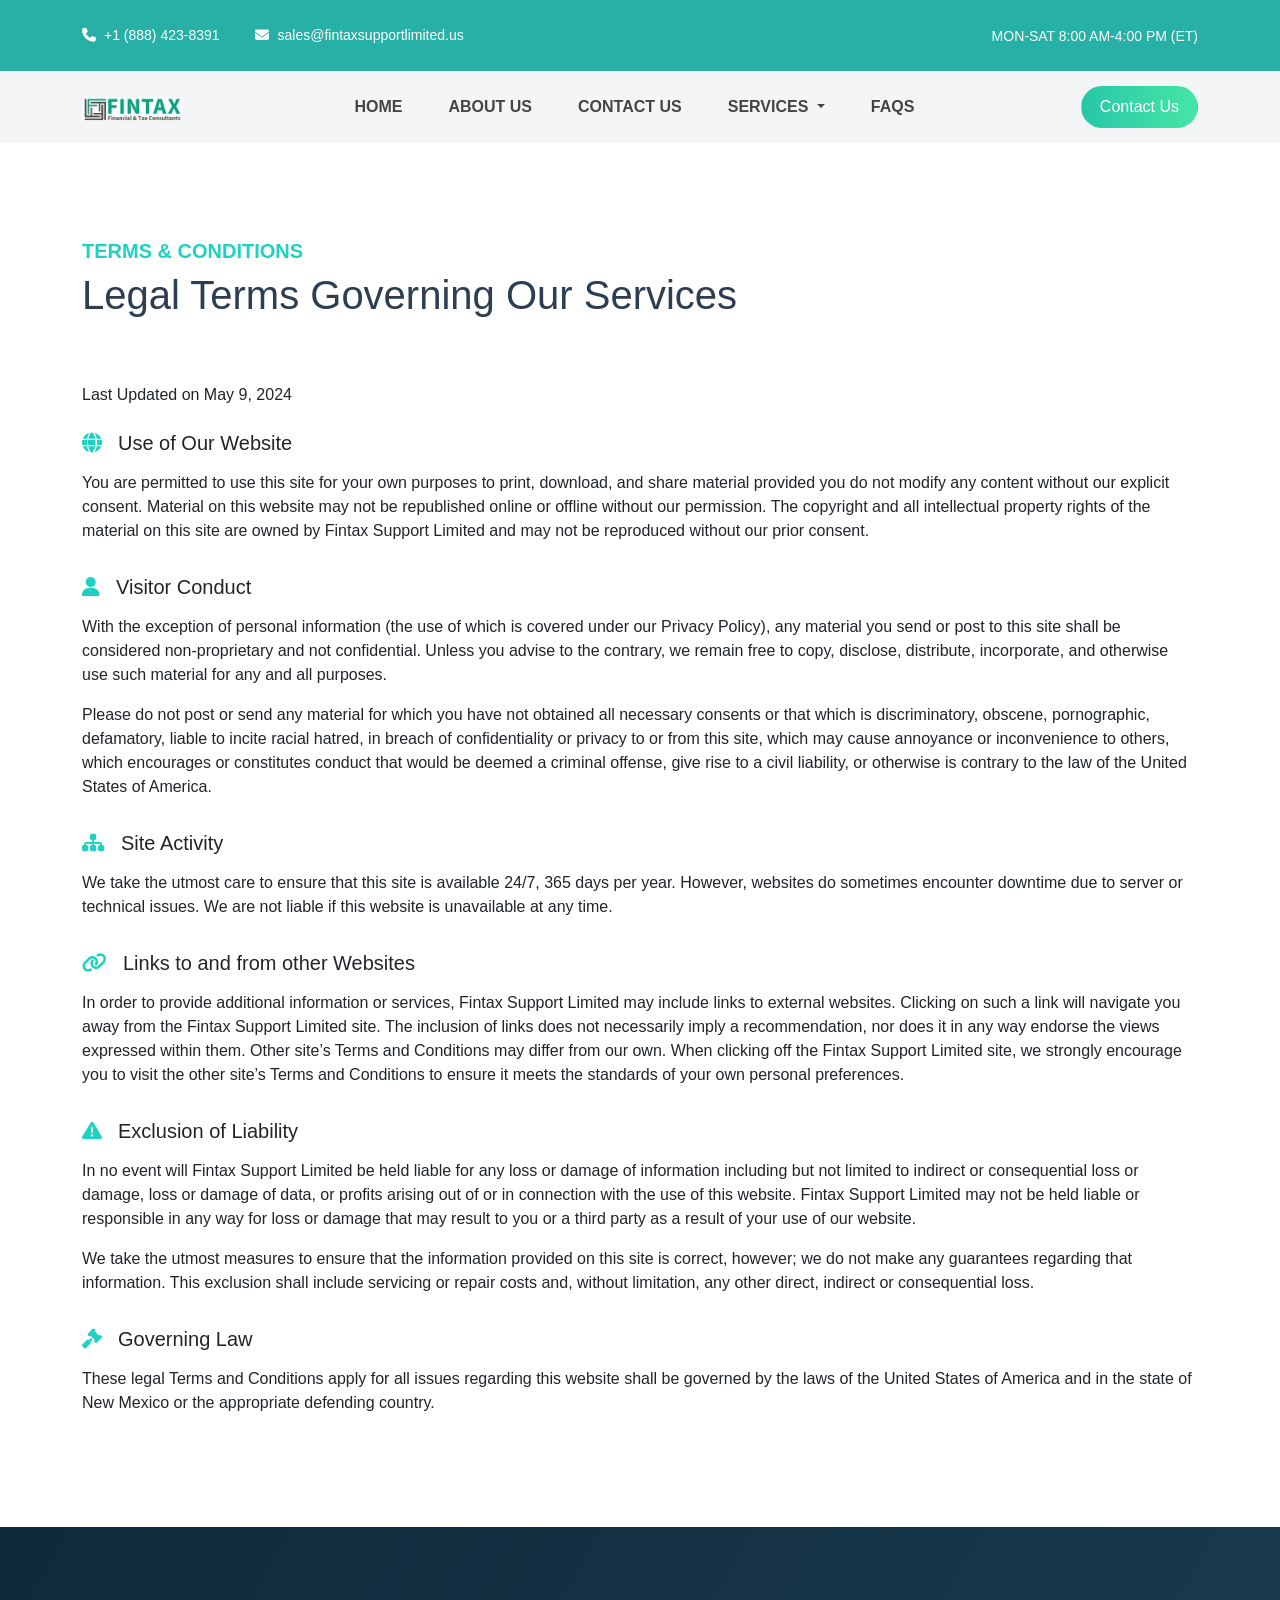
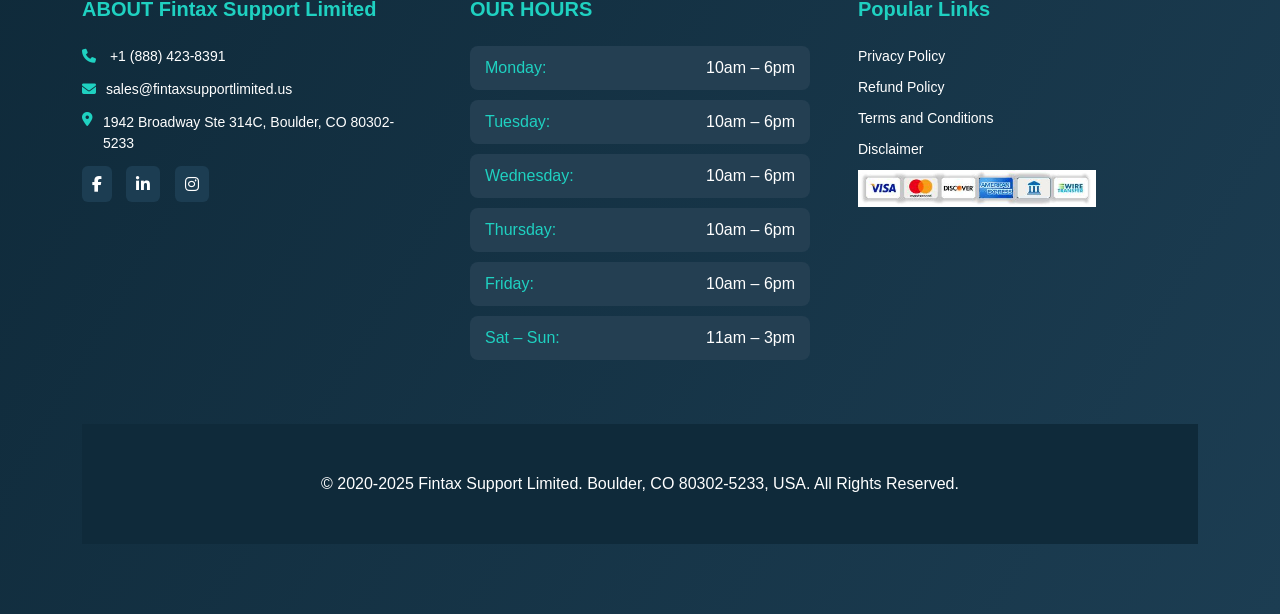
<file: terms.html>
<!DOCTYPE html>
<html lang="en">
<head>
<meta charset="UTF-8">
<meta name="viewport" content="width=device-width, initial-scale=1.0">

<title>Fintax Support Limited</title>

<link href="https://cdn.jsdelivr.net/npm/bootstrap@5.3.2/dist/css/bootstrap.min.css" rel="stylesheet">
<link rel="stylesheet" href="css/style.css">
<link rel="stylesheet" href="css/about.css">

<link rel="stylesheet" href="https://cdnjs.cloudflare.com/ajax/libs/font-awesome/6.5.0/css/all.min.css">

</head>
<body>

<!-- Topbar -->
<div class="topbar">
<div class="container d-flex justify-content-between align-items-center">

<div class="top-contact">
<i class="fa fa-phone me-2"></i><a href="tel:+18884238391" class="text-white text-decoration-none">+1 (888) 423-8391</a> 
<span class="mx-3"></span>
<i class="fa fa-envelope me-2"></i><a href="mailto:sales@fintaxsupportlimited.us" class="text-white text-decoration-none">sales@fintaxsupportlimited.us</a> 
</div>

<div class="top-social">
<p>MON-SAT 8:00 AM-4:00 PM (ET)</p>
</div>

</div>
</div>


<!-- Navbar -->
<nav class="navbar navbar-expand-lg navbar-light main-nav">
<div class="container">

<a class="navbar-brand" href="/">
<img src="Fintax-01-removebg-preview.jfif" alt="" width="100px">
</a>

<button class="navbar-toggler" data-bs-toggle="collapse" data-bs-target="#navmenu">
<span class="navbar-toggler-icon"></span>
</button>

<div class="collapse navbar-collapse" id="navmenu">

<ul class="navbar-nav mx-auto">
<li class="nav-item"><a class="nav-link" href="/">HOME</a></li>
<li class="nav-item"><a class="nav-link" href="about.html">ABOUT US</a></li>
<li class="nav-item"><a class="nav-link" href="contact.html">CONTACT US</a></li>
<li class="nav-item dropdown">
    <a class="nav-link dropdown-toggle" href="#" id="resourcesDropdown" 
       role="button" data-bs-toggle="dropdown" aria-expanded="false">
        SERVICES
    </a>
     <ul class="dropdown-menu" aria-labelledby="resourcesDropdown">
        <li><a class="dropdown-item" href="/accounting-and-bookkeeping.html">Accounting & Bookkeeping</a></li>
        <li><a class="dropdown-item" href="tax-preparation.html">Tax Preparation & Planning</a></li>
        <li><a class="dropdown-item" href="payroll-compliance.html">Payroll Compliance Services</a></li>
        <li><a class="dropdown-item" href="cfo-advisory.html">CFO Advisory Services</a></li>
    </ul>
</li>
<li class="nav-item"><a class="nav-link" href="faqs.html">FAQS</a></li>
</ul>

<div class="nav-buttons">
<a href="contact.html" class="btn btn-book"> Contact Us</a>
</div>

</div>
</div>
</nav>

<div class="container py-5 my-5">
            <div class="row g-5 align-items-center">
                <div class="col-12">
                    <div class="section-title position-relative pb-3 mb-5">
                        <h5 class="fw-bold text-primary-1 text-uppercase">Terms &amp; Conditions</h5>
                        <h1 class="mb-0">Legal Terms Governing Our Services</h1>
                    </div>
                    <p class="mb-4">
                        Last Updated on May 9, 2024
                    </p>
                    <div class="row g-3">
                        <div class="col-12 wow zoomIn" data-wow-delay="0.2s" style="visibility: visible; animation-delay: 0.2s; animation-name: zoomIn;">
                            <h5 class="mb-3"><i class="fa fa-globe text-primary-1 me-3"></i>Use of Our Website</h5>
                            <p>You are permitted to use this site for your own purposes to print, download, and share material provided you do not modify any content without our explicit consent. Material on this website may not be republished online or offline without our permission. The copyright and all intellectual property rights of the material on this site are owned by  Fintax Support Limited  and may not be reproduced without our prior consent.</p>
                        </div>
                        <div class="col-12 wow zoomIn" data-wow-delay="0.4s" style="visibility: visible; animation-delay: 0.4s; animation-name: zoomIn;">
                            <h5 class="mb-3"><i class="fa fa-user text-primary-1 me-3"></i>Visitor Conduct</h5>
                            <p>With the exception of personal information (the use of which is covered under our Privacy Policy), any material you send or post to this site shall be considered non-proprietary and not confidential. Unless you advise to the contrary, we remain free to copy, disclose, distribute, incorporate, and otherwise use such material for any and all purposes.</p>
                            <p>Please do not post or send any material for which you have not obtained all necessary consents or that which is discriminatory, obscene, pornographic, defamatory, liable to incite racial hatred, in breach of confidentiality or privacy to or from this site, which may cause annoyance or inconvenience to others, which encourages or constitutes conduct that would be deemed a criminal offense, give rise to a civil liability, or otherwise is contrary to the law of the United States of America.</p>
                        </div>
                        <div class="col-12 wow zoomIn" data-wow-delay="0.6s" style="visibility: visible; animation-delay: 0.6s; animation-name: zoomIn;">
                            <h5 class="mb-3"><i class="fa fa-sitemap text-primary-1 me-3"></i>Site Activity</h5>
                            <p>We take the utmost care to ensure that this site is available 24/7, 365 days per year. However, websites do sometimes encounter downtime due to server or technical issues. We are not liable if this website is unavailable at any time.</p>
                        </div>
                        <div class="col-12 wow zoomIn" data-wow-delay="0.8s" style="visibility: visible; animation-delay: 0.8s; animation-name: zoomIn;">
                            <h5 class="mb-3"><i class="fa fa-link text-primary-1 me-3"></i>Links to and from other Websites</h5>
                            <p>In order to provide additional information or services,  Fintax Support Limited  may include links to external websites. Clicking on such a link will navigate you away from the  Fintax Support Limited  site. The inclusion of links does not necessarily imply a recommendation, nor does it in any way endorse the views expressed within them. Other site’s Terms and Conditions may differ from our own. When clicking off the  Fintax Support Limited  site, we strongly encourage you to visit the other site’s Terms and Conditions to ensure it meets the standards of your own personal preferences.</p>
                        </div>
                        <div class="col-12 wow zoomIn" data-wow-delay="1.0s">
                            <h5 class="mb-3"><i class="fa fa-exclamation-triangle text-primary-1 me-3"></i>Exclusion of Liability</h5>
                            <p>In no event will  Fintax Support Limited  be held liable for any loss or damage of information including but not limited to indirect or consequential loss or damage, loss or damage of data, or profits arising out of or in connection with the use of this website.  Fintax Support Limited  may not be held liable or responsible in any way for loss or damage that may result to you or a third party as a result of your use of our website.</p>
                            <p>We take the utmost measures to ensure that the information provided on this site is correct, however; we do not make any guarantees regarding that information. This exclusion shall include servicing or repair costs and, without limitation, any other direct, indirect or consequential loss.</p>
                        </div>
                        <div class="col-12 wow zoomIn" data-wow-delay="1.2s" >
                            <h5 class="mb-3"><i class="fa fa-gavel text-primary-1 me-3"></i>Governing Law</h5>
                            <p>These legal Terms and Conditions apply for all issues regarding this website shall be governed by the laws of the United States of America and in the state of New Mexico or the appropriate defending country.</p>
                        </div>
                    </div>
                </div>
            </div>
        </div>










<!-- FOOTER -->

<footer class="footer-section">

<div class="container">

<div class="row g-5">

<!-- ABOUT -->

<div class="col-lg-4">

<h5 class="footer-title">ABOUT Fintax Support Limited</h5>

<div class="footer-contact">

<p><a href="tel:+18884238391" class="text-white text-decoration-none"><i class="fa fa-phone"></i> +1 (888) 423-8391</a></p>
<p><a href="mailto:sales@fintaxsupportlimited.us" class="text-white text-decoration-none"><i class="fa fa-envelope"></i>sales@fintaxsupportlimited.us</a></p>

<p class="d-flex"><i class="fa fa-location-dot"></i> 1942 Broadway Ste 314C, Boulder, CO 80302-5233</p>



</div>

<div class="social-icons">

<i class="fab fa-facebook-f"></i>

<i class="fab fa-linkedin-in"></i>

<i class="fab fa-instagram"></i>

</div>

</div>



<!-- HOURS -->

<div class="col-lg-4">

<h5 class="footer-title">OUR HOURS</h5>

<ul class="hours">

<li><span>Monday:</span> 10am – 6pm</li>

<li><span>Tuesday:</span> 10am – 6pm</li>

<li><span>Wednesday:</span> 10am – 6pm</li>

<li><span>Thursday:</span> 10am – 6pm</li>

<li><span>Friday:</span> 10am – 6pm</li>

<li><span>Sat – Sun:</span> 11am – 3pm</li>

</ul>

</div>



<!-- SITEMAP -->

<div class="col-lg-4">


<h5 class="footer-title">Popular Links</h5>

<div class="row">

<div class="col-12">

<ul class="footer-links">

<li><a href="privacy.html"> Privacy Policy</a></li>

<li><a href="refunds.html">Refund Policy</a></li>

<li><a href="terms.html">Terms and Conditions</a></li>

<li><a href="disclaimer.html">Disclaimer</a></li>

 <li><img src="image.jfif" alt="" class="img-fluid" width="70%"></li>

</ul>

</div>

</div>

</div>


</div>

<div class="text-center mt-5  py-5" style="background-color:#0f2a3a;">
    © 2020-2025 Fintax Support Limited. Boulder, CO 80302-5233, USA. All Rights Reserved.
</div>

</div>

</footer>
<script src="script.js"></script>

<script src="https://cdn.jsdelivr.net/npm/bootstrap@5.3.2/dist/js/bootstrap.bundle.min.js"></script>
</body>
</html>
</file>
<file: css/style.css>
*{
margin:0;
padding:0;
box-sizing:border-box;
font-family: 'Poppins', sans-serif;
}


/* topbar */

.topbar{
background:#27b0a6;
color:#fff;
font-size:14px;
padding:8px 0;
}

.top-social{
padding-top: 18px;
cursor:pointer;
}


/* navbar */

.main-nav{
background:#f3f5f6;
padding:15px 0;
}

.navbar-nav .nav-link{
margin:0 15px;
font-weight:600;
color:#444;
}

.nav-buttons .btn{
margin-left:10px;
}

.btn-signin{
background:#2fb3a7;
color:#fff;
padding:8px 18px;
border-radius:8px;
}

.btn-book{
background:linear-gradient(90deg,#27c7a7,#48e5a7);
color:#fff;
padding:8px 18px;
border-radius:25px;
}


/* hero section */

.hero-section{
background:linear-gradient(90deg,#2fb3a7,#4cb8c4);
padding:0px 0;
color:#fff;
}

.hero-text h1{
font-size:65px;
font-weight:800;
margin-bottom:20px;
}

.hero-sub{
font-size:30px;
margin-bottom:25px;
max-width:600px;
}

.hero-list span{
margin-right:20px;
font-weight:500;
}

.hero-buttons{
margin-top:30px;
}

.btn-primary-custom{
background:linear-gradient(90deg,#2ee59d,#39d3a4);
color:#fff;
padding:14px 28px;
border-radius:30px;
font-weight:600;
margin-right:10px;
}

.btn-outline-custom{
border:2px solid rgba(255,255,255,0.6);
color:#fff;
padding:12px 26px;
border-radius:30px;
}

.hero-img{
max-width:100%;
}

.info-cards{
padding:70px 0;
background:#f3f3f3;
}

.info-card{
background:#fff;
border-radius:18px;
overflow:hidden;
box-shadow:0 10px 25px rgba(0,0,0,0.1);
height:100%;
}

.card-img{
width:100%;
height:220px;
object-fit:cover;
}

.logo-box{
background:#cfe3ee;
display:flex;
flex-direction:column;
justify-content:center;
align-items:center;
height:220px;
}

.logo-box h3{
font-weight:700;
color:#184b6b;
}

.logo-box p{
font-style:italic;
color:#184b6b;
}

.info-card{
background:#fff;
border-radius:18px;
overflow:hidden;
box-shadow:0 10px 25px rgba(0,0,0,0.1);
height:100%;
display:flex;
flex-direction:column;
}

.card-body{
padding:25px;
display:flex;
flex-direction:column;
height:auto;
}

.card-btn{
background:linear-gradient(90deg,#38b6a8,#2aa79c);
color:#fff;
padding:12px 30px;
border-radius:8px;
font-size:13px;
display:inline-block;
font-weight:600;
margin-top:auto; /* button bottom par chala jayega */
}

.card-body p{
color:#666;
font-size:18px;
min-height:70px;
}


.small-btn{
display:block;
width:80%;
margin:10px auto;
}



.service-section{
padding:70px 0;
background-color: #eef7fb;
}

.service-card{
background:#fff;
padding:40px 25px;
border-radius:20px;
box-shadow:0 10px 25px rgba(0,0,0,0.05);
height:100%;
transition:0.3s;
}

.service-card:hover{
transform:translateY(-5px);
}

.icon-box{
width:70px;
height:70px;
margin:0 auto 20px;
background:#e9f6f5;
border-radius:15px;
display:flex;
align-items:center;
justify-content:center;
font-size:26px;
color:#2bb3a8;
}

.service-card h4{
font-weight:700;
font-size:20px;
margin-bottom:15px;
color:#2f3b4a;
}

.service-card p{
font-size:15px;
color:#6c7a89;
margin-bottom:20px;
}

.appointment-btn{
background:#2bb3a8;
color:#fff;
padding:12px 22px;
border-radius:10px;
font-weight:600;
}

.appointment-btn:hover{
background:#229e94;
color:#fff;
}


.guarantee-section{
padding:80px 0;
background:#f5f7f8;
}

.heading h2{
font-size:42px;
font-weight:700;
color:#1fa79b;
}

.heading h3{
font-size:32px;
color:#1fa79b;
margin-top:10px;
}

.person-img img{
border-radius:20px;
width: 50%;
}

.accordion-item{
border-radius:15px;
margin-bottom:15px;
border:none;
box-shadow:0 5px 15px rgba(0,0,0,0.05);
overflow:hidden;
}

.accordion-button{
font-weight:600;
color:#1fa79b;
background:#fff;
}

.active-item .accordion-button{
background:#1fa79b;
}

.accordion-body{
background:#fff;
padding:25px;
}

.acc-img{
width:120px;
}

.view-btn{
background:#2bb3a8;
color:#fff;
padding:10px 20px;
border-radius:8px;
text-decoration:none;
font-weight:600;
}

.view-btn:hover{
background:#229e94;
color:#fff;
}

.testimonial-section{
padding:90px 0;
background:linear-gradient(90deg,#d6e3ea,#eef4f7);
}

.title{
font-size:42px;
font-weight:700;
color:#2f6b8a;
}

.subtitle{
color:#6c7a89;
margin-top:10px;
}

.feedback-btn{
background:#1fa79b;
color:#fff;
padding:12px 22px;
border-radius:30px;
text-decoration:none;
font-weight:600;
}

.feedback-btn i{
margin-right:8px;
}

.rating-box{
width:220px;
margin:40px auto;
background:#e8f2f4;
padding:30px;
border-radius:20px;
box-shadow:0 10px 25px rgba(0,0,0,0.08);
}

.rating-box h3{
font-size:40px;
font-weight:700;
color:#2f6b8a;
}

.stars{
color:#18a999;
font-size:20px;
margin-bottom:10px;
}

.stars.small{
font-size:14px;
}

.testimonial-card{
background:#fff;
padding:30px;
border-radius:20px;
box-shadow:0 10px 25px rgba(0,0,0,0.08);
height:100%;
}

.user{
display:flex;
align-items:center;
gap:15px;
margin-bottom:15px;
}

.avatar{
width:45px;
height:45px;
background:#2f6b8a;
color:#fff;
border-radius:50%;
display:flex;
align-items:center;
justify-content:center;
}

.review{
color:#5c6b78;
font-style:italic;
margin-top:15px;
}

.date{
display:block;
text-align:right;
margin-top:20px;
font-size:14px;
color:#7a8b97;
}


/* CTA */

.cta-section{

background:#eee;
padding:60px 20px;
border-radius:20px;

}

.cta-section h2{

font-weight:700;
color:#2d4a6b;

}

.cta-section p{

color:#666;
margin-top:10px;

}


.btn-outline-custom{

border:2px solid #2c6cb8;
padding:10px 26px;
border-radius:30px;
color:#2c6cb8;
font-weight:600;

}



/* FOOTER */

.footer-section{

background:linear-gradient(120deg,#0f2a3a,#1c3d52);
color:white;
padding:70px 0;

}

.footer-title{

color:#1fd1c1;
margin-bottom:25px;
font-weight:700;

}

.footer-contact p{

margin-bottom:12px;
font-size:14px;

}

.footer-contact i{

color:#1fd1c1;
margin-right:10px;

}

.social-icons i{

background:#1c3d52;
padding:10px;
border-radius:6px;
margin-right:10px;
cursor:pointer;

}

.hours{

list-style:none;
padding:0;

}

.hours li{

background:#243f52;
margin-bottom:10px;
padding:10px 15px;
border-radius:8px;
display:flex;
justify-content:space-between;

}

.hours span{

color:#1fd1c1;

}

.footer-links{

list-style:none;
padding:0;

}

.footer-links li{

margin-bottom:10px;
font-size:14px;
cursor:pointer;

}

.footer-links li:hover{

color:#1fd1c1;

}

.footer-links a{

margin-bottom:10px;
font-size:14px;
cursor:pointer;
color: white;
text-decoration: none;

}

.footer-links a:hover{

color:#1fd1c1;

}
.text-primary-1{
   color:#1fd1c1; 
}
</file>
<file: css/about.css>
.about-section{
padding:100px 0;
background: linear-gradient(135deg,#44c0c7,#2fa3b4);
color:white;
}


/* TITLE */

.about-title{
font-size:60px;
font-weight:700;
margin-bottom:20px;
}


/* BUTTON */

.mantra-btn{
background:transparent;
border:1px solid rgba(255,255,255,0.5);
padding:10px 25px;
border-radius:30px;
color:white;
margin-bottom:25px;
}


/* TEXT */

.about-text{
color:rgba(255,255,255,0.85);
line-height:1.8;
margin-bottom:20px;
}


/* CARD */

.stats-box{
background:rgba(255,255,255,0.15);
padding:40px;
border-radius:20px;
backdrop-filter: blur(10px);
box-shadow:0 10px 30px rgba(0,0,0,0.1);
}


/* ICON */

.stat-item i{
font-size:35px;
margin-bottom:10px;
}


/* NUMBERS */

.stat-item h3{
font-size:28px;
font-weight:700;
margin-bottom:5px;
}


/* TEXT */

.stat-item p{
font-size:14px;
opacity:0.8;
}

.mission-section{
padding:80px 0;
background:#eef7fb;
}

.section-title{
font-size:34px;
font-weight:700;
margin-bottom:15px;
color:#2c3e50;
}

.mission-text{
color:#6c7a89;
margin-bottom:30px;
max-width:600px;
}

.mission-card{
background:white;
padding:25px;
border-radius:15px;
box-shadow:0 5px 15px rgba(0,0,0,0.05);
height:100%;
}

.mission-card h5{
font-weight:600;
margin-top:10px;
}

.mission-card p{
color:#6c7a89;
font-size:14px;
}

.icon-box{
width:45px;
height:45px;
border-radius:10px;
background:#e8f6f4;
display:flex;
align-items:center;
justify-content:center;
color:#1aa99c;
font-size:18px;
}

/* TIMELINE */

.timeline{
border-left:2px solid #cde7e4;
padding-left:20px;
margin-top:20px;
}

.timeline-item{
position:relative;
margin-bottom:25px;
}

.timeline-item::before{
content:"";
width:10px;
height:10px;
background:#1aa99c;
border-radius:50%;
position:absolute;
left:-26px;
top:6px;
}

.timeline-item h6{
font-weight:700;
}

.timeline-item p{
font-size:14px;
color:#6c7a89;
}


/* SECTION */

.commitment-section{
    background:#eaf2ef;
padding:80px 0;
}

.commitment-section-2{
    background:#eef7fb;
padding:80px 0;
}

/* IMAGE */

.commitment-img{
border-radius:12px;
box-shadow:0 10px 25px rgba(0,0,0,0.1);
}


/* TITLE */

.commitment-title{
font-size:36px;
font-weight:700;
color:#2fa3a0;
margin-bottom:15px;
}


/* TEXT */

.commitment-text{
color:#6c7a89;
line-height:1.8;
margin-bottom:25px;
}


/* LIST */

.commitment-list{
list-style:none;
padding:0;
}

.commitment-list li{
margin-bottom:12px;
font-size:16px;
color:#4a5a6a;
display:flex;
align-items:center;
gap:10px;
}


/* ICON */

.commitment-list i{
color:#2fa3a0;
font-size:18px;
}




/* CONTACT INFO */

.contact-info-section{
padding:80px 0;
background-color:white;
}

.contact-title{
font-size:40px;
font-weight:700;
margin-bottom:10px;
}

.contact-desc{
color:#6c7a89;
max-width:600px;
margin:auto;
}


/* CARDS */

.contact-card{
background:white;
padding:30px;
border-radius:12px;
box-shadow:0 50px 70px rgba(0,0,0,0.05);
transition:0.3s;
}

.contact-card:hover{
transform:translateY(-5px);
}

.contact-card i{
font-size:35px;
color:#2fa3a0;
margin-bottom:10px;
}

.contact-card h5{
font-weight:600;
}


/* FORM SECTION */

.contact-form-section{
padding:80px 0;
background-color: #eef7fb;
}
.contact-info-section-2{
padding:80px 0;
background-color: #eef7fb;
}
.form-box{
background:white;
padding:40px;
border-radius:15px;
box-shadow:0 10px 30px rgba(0,0,0,0.05);
max-width:900px;
margin:auto;
}

.form-control{
padding:12px;
border-radius:8px;
}

.submit-btn{
background:#2fa3a0;
color:white;
border:none;
padding:12px 35px;
border-radius:30px;
margin-top:10px;
}

.submit-btn:hover{
background:#238d8b;
}

.faq-section {
      padding: 60px 0;
    }
    .section-title {
      font-weight: 700;
      margin-bottom: 15px;
    }
    .accordion-button:focus {
      box-shadow: none;
    }
</file>
<file: css/fintax.css>
/* Document Section */
.fintax-doc-section{
padding:60px 0;
background:#f7f9fc;
}

.fintax-doc-section .fintax-doc-item{
background:#fff;
padding:18px 20px;
border-radius:10px;
display:flex;
align-items:center;
gap:12px;
border:1px solid #e6eaf0;
}

.fintax-doc-section i{
color:#153b66;
font-size:18px;
}

.fintax-doc-section span{
font-size:14px;
color:#4a5a70;
}


/* Success Section */
.fintax-success-section{
padding:80px 0;
}

.fintax-success-section h2{
font-weight:700;
color:#153b66;
margin-bottom:10px;
}

.fintax-success-sub{
color:#6c7a89;
max-width:700px;
margin:auto;
}

.fintax-success-card{
background:#fff;
padding:25px;
border-radius:12px;
border:1px solid #e6eaf0;
height:100%;
}

.fintax-success-card h5{
margin-bottom:15px;
font-weight:600;
}

.fintax-success-card .label{
color:#e11d48;
font-weight:600;
margin-bottom:5px;
}

.fintax-success-card p{
font-size:14px;
color:#6c7a89;
margin-bottom:10px;
}


    /* Hero Section */
.fintax-hero-section {
    padding: 40px 0;
}

.fintax-hero-section .fintax-hero-box {
    background: linear-gradient(135deg, #143d6b, #1f4f86);
    border-radius: 30px;
    background-image: url(https://us.fintaxsupportlimited.com/wp-content/uploads/2025/09/pexels-photo-5324291-scaled.jpeg);
    background-size: cover;
    background-position: left;
    padding: 60px 50px;
    overflow: hidden;
}

.fintax-hero-section .fintax-hero-content h1 {
    color: #fff;
    font-size: 60px;
    font-weight: 700;
    line-height: 1.1;
    margin-bottom: 25px;
}

.fintax-hero-section .fintax-hero-content p {
    color: #d6e2f0;
    font-size: 16px;
    margin-bottom: 30px;
    max-width: 520px;
}

.fintax-hero-section .fintax-hero-btn {
    display: inline-block;
    background: #f5a200;
    color: #fff;
    padding: 14px 28px;
    border-radius: 30px;
    text-decoration: none;
    font-weight: 600;
    transition: .3s;
}

.fintax-hero-section .fintax-hero-btn:hover {
    background: #e69500;
    color: #fff;
}

.fintax-hero-section .fintax-hero-image img {
    width: 100%;
    opacity: 0.35;
}


/* Why Section */
.fintax-why-section {
    padding: 80px 0;
    background: #fff;
}

.fintax-why-section h2 {
    font-size: 36px;
    font-weight: 700;
    color: #163b63;
    margin-bottom: 20px;
}

.fintax-why-section p {
    width: 80%;
    margin: auto;
    margin-top: 15px;
    color: #6c7a89;
    font-size: 16px;
    line-height: 1.7;
}
.fintax-process-section h2 {
    font-size: 36px;
    font-weight: 700;
    color: #163b63;
    margin-bottom: 20px;
}

.fintax-process-section p {
    width: 80%;
    margin: auto;
    margin-top: 15px;
    color: #6c7a89;
    font-size: 16px;
    line-height: 1.7;
}
.fintax-doc-section h2 {
    font-size: 36px;
    font-weight: 700;
    color: #163b63;
    margin-bottom: 20px;
}

.fintax-doc-section p {
    width: 80%;
    margin: auto;
    margin-top: 15px;
    color: #6c7a89;
    font-size: 16px;
    line-height: 1.7;
}
/* Process Section */
.fintax-process-section{
padding:60px 0;
background:#f7f9fc;
}

.fintax-process-section .fintax-process-card{
background:#fff;
padding:30px;
border-radius:12px;
border:1px solid #e6eaf0;
height:100%;
position:relative;
}

.fintax-process-section .fintax-number{
font-size:24px;
font-weight:700;
color:#153b66;
display:block;
margin-bottom:10px;
}

.fintax-process-section .fintax-icon{
position:absolute;
right:25px;
top:25px;
color:#e11d48;
font-size:22px;
}

.fintax-process-section h5{
font-weight:600;
margin-bottom:10px;
}

.fintax-process-section p{
color:#6c7a89;
font-size:14px;
}


/* Partner Section */
.fintax-partner-section{
padding:80px 0;
}

.fintax-partner-section h2{
font-size:32px;
font-weight:700;
color:#153b66;
max-width:800px;
margin:0 auto 15px;
}

.fintax-partner-section .fintax-sub{
color:#6c7a89;
max-width:700px;
margin:auto;
}

.fintax-partner-section .fintax-partner-card{
padding:20px;
}

.fintax-partner-section i{
font-size:36px;
color:#153b66;
margin-bottom:15px;
display:block;
}

.fintax-partner-section p{
font-size:14px;
color:#6c7a89;
}


/* FAQ */

.faq {
  max-width: 600px;
  margin: auto;
}

.faq-item {
  border-bottom: 1px solid #ccc;
}

.faq-question {
  padding: 15px;
  cursor: pointer;
  font-weight: bold;
  background: #f5f5f5;
}

.faq-answer {
  padding: 15px;
  display: none;
}

/* CTA */
.cta-section {
    background: #f8fafc;
}

.cta-title {
    font-weight: 700;
    color: #0f2c4c;
}

.cta-text {
    max-width: 800px;
    margin: auto;
    color: #6c7a89;
}

.btn-primary {
    background: #0d3b66;
    border: none;
}

.btn-primary:hover {
    background: #092c4c;
}

.cta-features span {
    margin: 0 10px;
    color: #6c7a89;
    font-size: 14px;
}
/* Responsive */
@media (max-width:991px) {

.fintax-hero-section .fintax-hero-content h1 {
    font-size: 40px;
}

.fintax-hero-section .fintax-hero-box {
    padding: 40px 25px;
}

.fintax-hero-section .fintax-hero-image {
    margin-top: 30px;
}

}
</file>
